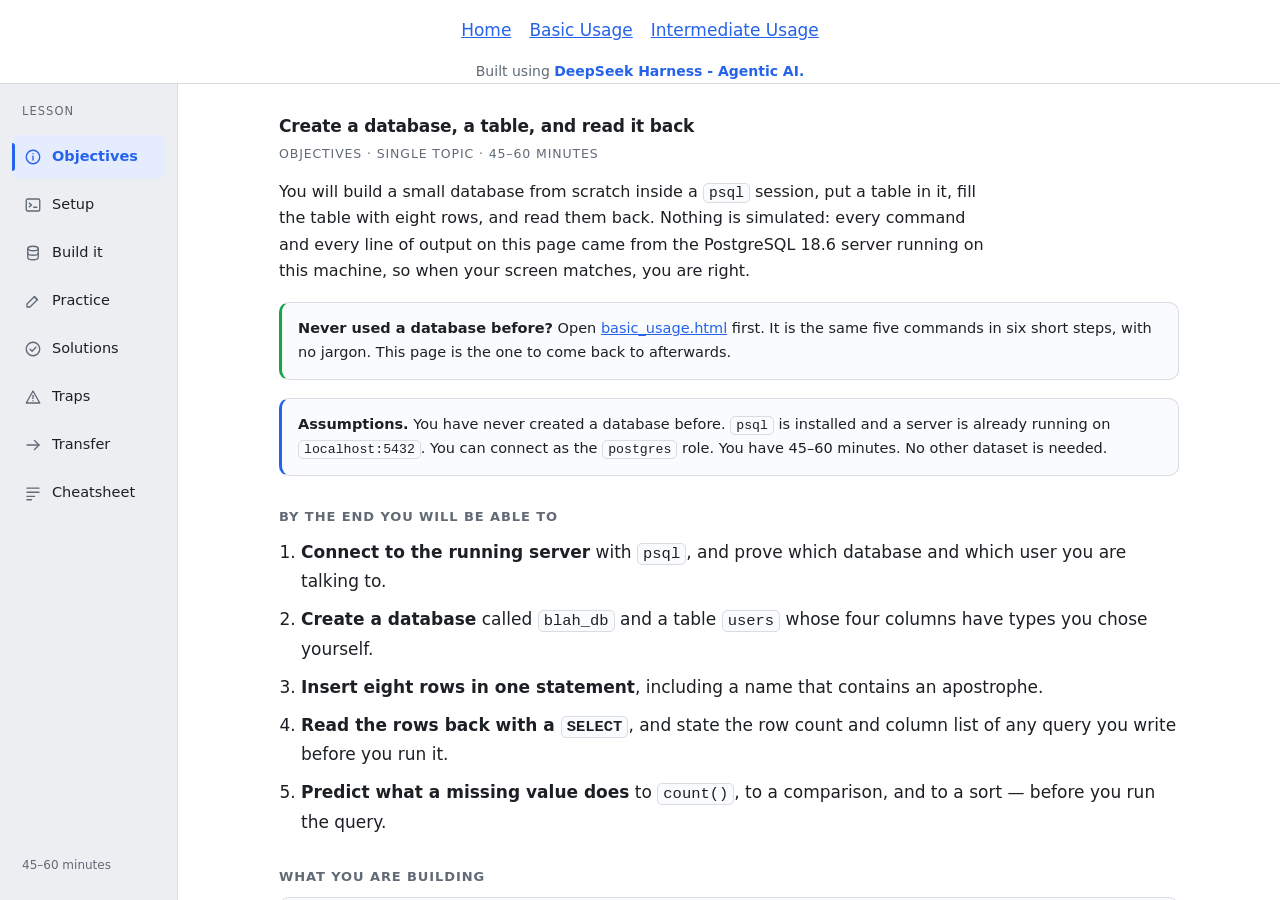
<file: index.html>
<!doctype html>
<html lang="en">
  <head>
    <meta charset="utf-8" />
    <meta name="viewport" content="width=device-width, initial-scale=1" />
    <title>Create your first PostgreSQL database — blah_db</title>
    <link rel="stylesheet" href="./rootvars.css" />
    <link rel="stylesheet" href="./styles.css" />
    <link rel="stylesheet" href="./lesson.css" />
    <link rel="stylesheet" href="./menu.css" />
  </head>

  <body>
    <header class="site-header">
      <p>Built using <strong>DeepSeek Harness - Agentic AI.</strong></p>
      <div class="hero-menu">
        <a href="./index.html">Home</a>
        <a href="./basic_usage.html">Basic Usage</a>
        <a href="./intermediate_usage.html">Intermediate Usage</a>
      </div>
    </header>

    <div class="app">
      <!-- ============ left-hand tab region ============ -->
      <div class="tab-region">
        <!-- vertical tab rail -->
        <div class="tablist" role="tablist" aria-orientation="vertical" aria-label="Lesson sections">
          <div class="tablist-label">Lesson</div>

          <button class="tab" id="tab-objectives" role="tab" type="button" aria-selected="true" aria-controls="panel-objectives" tabindex="0">
            <svg class="icon" viewBox="0 0 24 24" fill="none" stroke="currentColor" stroke-width="1.8" stroke-linecap="round" stroke-linejoin="round" aria-hidden="true">
              <circle cx="12" cy="12" r="9" />
              <path d="M12 11v5" />
              <circle cx="12" cy="7.6" r=".9" fill="currentColor" stroke="none" />
            </svg>
            <span class="label" title="What you will be able to do">Objectives</span>
          </button>

          <button class="tab" id="tab-setup" role="tab" type="button" aria-selected="false" aria-controls="panel-setup" tabindex="-1">
            <svg class="icon" viewBox="0 0 24 24" fill="none" stroke="currentColor" stroke-width="1.8" stroke-linecap="round" stroke-linejoin="round" aria-hidden="true">
              <rect x="3" y="4" width="18" height="16" rx="2" />
              <path d="M7 9.5l3 2.5-3 2.5" />
              <path d="M13 15h4" />
            </svg>
            <span class="label" title="Get psql running and confirm the environment">Setup</span>
          </button>

          <button class="tab" id="tab-build" role="tab" type="button" aria-selected="false" aria-controls="panel-build" tabindex="-1">
            <svg class="icon" viewBox="0 0 24 24" fill="none" stroke="currentColor" stroke-width="1.8" stroke-linecap="round" stroke-linejoin="round" aria-hidden="true">
              <ellipse cx="12" cy="6" rx="7" ry="3" />
              <path d="M5 6v12c0 1.7 3.1 3 7 3s7-1.3 7-3V6" />
              <path d="M5 12c0 1.7 3.1 3 7 3s7-1.3 7-3" />
            </svg>
            <span class="label" title="The worked example, with real output">Build it</span>
          </button>

          <button class="tab" id="tab-practice" role="tab" type="button" aria-selected="false" aria-controls="panel-practice" tabindex="-1">
            <svg class="icon" viewBox="0 0 24 24" fill="none" stroke="currentColor" stroke-width="1.8" stroke-linecap="round" stroke-linejoin="round" aria-hidden="true">
              <path d="M4 20h4l10-10-4-4L4 16z" />
              <path d="M13.5 6.5l4 4" />
            </svg>
            <span class="label" title="Guided exercise and four problems">Practice</span>
          </button>

          <button class="tab" id="tab-solutions" role="tab" type="button" aria-selected="false" aria-controls="panel-solutions" tabindex="-1">
            <svg class="icon" viewBox="0 0 24 24" fill="none" stroke="currentColor" stroke-width="1.8" stroke-linecap="round" stroke-linejoin="round" aria-hidden="true">
              <circle cx="12" cy="12" r="9" />
              <path d="M8.2 12.4l2.6 2.6 5-5.4" />
            </svg>
            <span class="label" title="Runnable answers">Solutions</span>
          </button>

          <button class="tab" id="tab-traps" role="tab" type="button" aria-selected="false" aria-controls="panel-traps" tabindex="-1">
            <svg class="icon" viewBox="0 0 24 24" fill="none" stroke="currentColor" stroke-width="1.8" stroke-linecap="round" stroke-linejoin="round" aria-hidden="true">
              <path d="M12 4l9 16H3z" />
              <path d="M12 10v4" />
              <circle cx="12" cy="17" r=".9" fill="currentColor" stroke="none" />
            </svg>
            <span class="label" title="Wrong mental models this topic produces">Traps</span>
          </button>

          <button class="tab" id="tab-transfer" role="tab" type="button" aria-selected="false" aria-controls="panel-transfer" tabindex="-1">
            <svg class="icon" viewBox="0 0 24 24" fill="none" stroke="currentColor" stroke-width="1.8" stroke-linecap="round" stroke-linejoin="round" aria-hidden="true">
              <path d="M4 12h16" />
              <path d="M14 6l6 6-6 6" />
            </svg>
            <span class="label" title="Same structure, different story">Transfer</span>
          </button>

          <button class="tab" id="tab-cheatsheet" role="tab" type="button" aria-selected="false" aria-controls="panel-cheatsheet" tabindex="-1">
            <svg class="icon" viewBox="0 0 24 24" fill="none" stroke="currentColor" stroke-width="1.8" stroke-linecap="round" stroke-linejoin="round" aria-hidden="true">
              <path d="M4 5.5h16" />
              <path d="M4 11h16" />
              <path d="M4 16.5h10" />
              <path d="M4 21h6" />
            </svg>
            <span class="label" title="Every command this lesson used, plus the ones you will want next">Cheatsheet</span>
          </button>

          <div class="rail-footer">45–60 minutes</div>
        </div>

        <!-- content panel -->
        <div class="panel" id="tab-panel">
          <div class="panel-inner">
            <!-- ==================== 1. OBJECTIVES ==================== -->
            <section id="panel-objectives" role="tabpanel" aria-labelledby="tab-objectives" tabindex="0">
              <h2>Create a database, a table, and read it back</h2>
              <div class="meta">Objectives · single topic · 45–60 minutes</div>

              <p class="lesson-lede">
                You will build a small database from scratch inside a <code>psql</code> session, put a table in it, fill the table with eight rows, and read them back. Nothing is simulated: every command and every line
                of output on this page came from the PostgreSQL 18.6 server running on this machine, so when your screen matches, you are right.
              </p>

              <div class="callout tip">
                <p>
                  <strong>Never used a database before?</strong> Open <a href="./basic_usage.html">basic_usage.html</a> first. It is the same five commands in six short steps, with no jargon. This page is the one to come
                  back to afterwards.
                </p>
              </div>

              <div class="callout">
                <p>
                  <strong>Assumptions.</strong> You have never created a database before. <code>psql</code> is installed and a server is already running on <code>localhost:5432</code>. You can connect as the
                  <code>postgres</code> role. You have 45–60 minutes. No other dataset is needed.
                </p>
              </div>

              <h3>By the end you will be able to</h3>
              <ol class="objectives">
                <li><strong>Connect to the running server</strong> with <code>psql</code>, and prove which database and which user you are talking to.</li>
                <li><strong>Create a database</strong> called <code>blah_db</code> and a table <code>users</code> whose four columns have types you chose yourself.</li>
                <li><strong>Insert eight rows in one statement</strong>, including a name that contains an apostrophe.</li>
                <li>
                  <strong>Read the rows back with a <code>SELECT</code></strong
                  >, and state the row count and column list of any query you write before you run it.
                </li>
                <li><strong>Predict what a missing value does</strong> to <code>count()</code>, to a comparison, and to a sort — before you run the query.</li>
              </ol>

              <h3>What you are building</h3>

              <pre class="tree">
server   localhost:5432   (PostgreSQL 18.6, already running)
└── database  blah_db          &lt;- you create this
    └── table  public.users       &lt;- you create this
        ├── firstname   text
        ├── lastname    text
        ├── age         integer
        └── email       text
            └── 8 rows            &lt;- you insert these</pre
              >

              <h3>How to use this page</h3>
              <ul>
                <li>Read <strong>Build it</strong> once without typing, then do it again with <code>psql</code> open beside it.</li>
                <li>Work through <strong>Practice</strong> before opening <strong>Solutions</strong>. The hints are in the exercise cards, and each one gives away less than the last.</li>
                <li>
                  Keep two numbers in your head the whole way through: <strong>8</strong> (the rows you inserted) and <strong>7</strong> (the rows that actually have an age). Every trap in this lesson lives in the gap
                  between them.
                </li>
              </ul>
            </section>

            <!-- ==================== 2. SETUP ==================== -->
            <section id="panel-setup" role="tabpanel" aria-labelledby="tab-setup" tabindex="0" hidden>
              <h2>Setup</h2>
              <div class="meta">Step 0 · about five minutes</div>

              <p>The server is already running, so setup is only about getting into it and checking where you landed.</p>

              <ol class="steps">
                <li>
                  <h4>Start psql as the postgres role</h4>
                  <pre class="sql">psql -U postgres</pre>
                  <p><code>-U postgres</code> is the default user. So you are logging in as a database superuser.</p>
                </li>

                <li>
                  <h4>Read the prompt</h4>
                  <p>
                    Your prompt changes to <code>postgres=#</code>. That single line tells you two things: the word before <code>=</code> is the database you are connected to, and a <code>#</code> at the end means you
                    are a superuser. An ordinary user gets <code>&gt;</code> instead.
                  </p>
                </li>

                <li>
                  <h4>List the databases that already exist</h4>
                  <pre class="sql">\l</pre>
                  <p>Lines starting with a backslash are not SQL — they are <code>psql</code> meta-commands, handled by the client. <code>\l</code> asks the server for its database list:</p>
                  <pre class="out">
                                                  List of databases
     Name      |  Owner   | Encoding | Locale Provider | Collate | Ctype | Locale
---------------+----------+----------+-----------------+---------+-------+--------
 blahworld     | postgres | UTF8     | libc            | C       | C     |
 my_special_db | postgres | UTF8     | libc            | C       | C     |
 postgres      | postgres | UTF8     | libc            | C       | C     |
 template0     | postgres | UTF8     | libc            | C       | C     |
 template1     | postgres | UTF8     | libc            | C       | C     |
(5 rows)</pre
                  >
                  <p>
                    Your list will differ — mine happens to hold two leftovers from earlier experiments. Two names are always there: <code>postgres</code>, the maintenance database you are sitting in now, and the two
                    <code>template</code> databases that new databases are copied from. The privileges column is trimmed here for width.
                  </p>
                </li>

                <li>
                  <h4>Confirm the environment works</h4>
                  <p>Ask the server to identify itself, and run it as the skill's environment check. If you get one row back, everything below will work.</p>
                  <pre class="sql">SELECT current_database(), current_user, version();</pre>
                  <pre class="out">
 current_database | current_user |                                 version
------------------+--------------+-------------------------------------------------------------------------
 postgres         | postgres     | PostgreSQL 18.6 on x86_64-windows, compiled by msvc-19.44.35228, 64-bit
(1 row)</pre
                  >
                  <p><strong>Expected:</strong> 1 row, 3 columns. Note you are in the database <code>postgres</code> — that is about to change.</p>
                </li>
              </ol>

              <h3>Meta-commands you will use</h3>
              <p>These are typed at the <code>psql</code> prompt like commands, not terminated with a semicolon:</p>
              <p>Commands are prefixed with a backslash (<code>\</code>) and are not SQL statements. DO NOT use semicolons after them.</p>
              <table class="meta-table">
                <thead>
                  <tr>
                    <th>Command</th>
                    <th>What it does</th>
                  </tr>
                </thead>
                <tbody>
                  <tr>
                    <td><code>\l</code></td>
                    <td>List every database on the server.</td>
                  </tr>
                  <tr>
                    <td><code>\c blah_db</code></td>
                    <td>Connect to a different database without leaving <code>psql</code>.</td>
                  </tr>
                  <tr>
                    <td><code>\dt</code></td>
                    <td>List the tables in the database you are connected to.</td>
                  </tr>
                  <tr>
                    <td><code>\d users</code></td>
                    <td>Describe one table: its columns, their types, and what is nullable.</td>
                  </tr>
                  <tr>
                    <td><code>\conninfo</code></td>
                    <td>Print which database, user, host and port this session is using.</td>
                  </tr>
                  <tr>
                    <td><code>\q</code></td>
                    <td>Quit <code>psql</code>.</td>
                  </tr>
                </tbody>
              </table>

              <div class="callout tip">
                <p>
                  <strong>Faster path, once you have read <em>Build it</em>.</strong> The whole lesson is also saved as one script in this folder:
                </p>
                <pre class="sql">psql -U postgres -f blah_db.sql</pre>
                <p>
                  It is the same commands in the same order. Read the next tab first — the script is for re-running, not for learning from. Re-running is safe: it drops and rebuilds the <code>users</code> table, so you
                  always finish at exactly eight rows. Expect one red line on a second run:
                </p>
                <pre class="out is-error">ERROR:  database "blah_db" already exists</pre>
                <p>
                  That is the <code>CREATE DATABASE</code> line noticing the work is already done. <code>psql</code> keeps going and everything after it succeeds. The only path that is <em>not</em> safe is running the
                  <code>INSERT</code> repeatedly without the drop — that is how you get sixteen rows and a lesson whose every expected count is wrong.
                </p>
              </div>
            </section>

            <!-- ==================== 3. BUILD IT ==================== -->
            <section id="panel-build" role="tabpanel" aria-labelledby="tab-build" tabindex="0" hidden>
              <h2>Build it</h2>
              <div class="meta">Worked example · eight statements · every output below is real</div>

              <p>This is the whole job, in the order I ran it. Type along; the output you get back should match what is printed under each command.</p>

              <ol class="steps">
                <li>
                  <h4>Create the database</h4>
                  <pre class="sql">CREATE DATABASE blah_db;</pre>
                  <pre class="out">CREATE DATABASE</pre>
                  <p>
                    <strong>Why:</strong> a database is the container everything else lives inside. You are currently sitting in <code>postgres</code>, the maintenance database the server keeps for itself, and putting
                    your practice tables there is like storing your notes in Windows' <code>System32</code>. <code>CREATE DATABASE</code> makes a fresh, empty one. The reply is a <em>command tag</em> — the server
                    repeating back what it did, not a result set.
                  </p>
                </li>

                <li>
                  <h4>Move into it</h4>
                  <pre class="sql">\c blah_db</pre>
                  <pre class="out">You are now connected to database "blah_db" as user "postgres".</pre>
                  <p>
                    <strong>Why:</strong> creating a database does not enter it. <code>\c</code> reconnects the current session, and from here on every statement lands in <code>blah_db</code>. Confirm it two ways: the
                    prompt is now <code>blah_db=#</code>, and <code>\conninfo</code> agrees.
                  </p>
                </li>

                <li>
                  <h4>Create the table</h4>
                  <pre class="sql">
CREATE TABLE users (
    firstname text,
    lastname  text,
    age       integer,
    email     text
);</pre
                  >
                  <pre class="out">CREATE TABLE</pre>
                  <p>
                    <strong>Why:</strong> a table is a named list of columns, and every column must declare a type before it can hold anything. The names are yours to choose; the types are the database's business, and
                    they are what stop an age from being the word <em>thirty</em>. Two details worth noticing: statements end with a semicolon, and the line breaks and indentation are only for humans — the server sees
                    one statement either way.
                  </p>
                </li>

                <li>
                  <h4>Check what the database actually stored</h4>
                  <pre class="sql">\d users</pre>
                  <pre class="out">
                 Table "public.users"
  Column   |  Type   | Collation | Nullable | Default
-----------+---------+-----------+----------+---------
 firstname | text    |           |          |
 lastname  | text    |           |          |
 age       | integer |           |          | 
 email     | text    |           |          | </pre
                  >
                  <p>
                    <strong>Why:</strong> <code>\d</code> reads the table back out of the database, so it shows you what was really created rather than what you meant to create. Note <code>public.users</code>: Postgres
                    put your table in a schema called <code>public</code>, and <code>Nullable</code> is blank for all four columns, meaning every one of them will accept a missing value. That is a decision you made by
                    not making one, and exercise 2 is where it bites.
                  </p>
                </li>

                <li>
                  <h4>Insert the rows</h4>
                  <pre class="sql">
INSERT INTO users (firstname, lastname, age, email) VALUES
    ('Mary',  'Johnson', 34,   'mary.johnson@example.com'),
    ('James', 'Smith',   41,   'james.smith@example.com'),
    ('Aroha', 'Ngata',   29,   'aroha.ngata@example.com'),
    ('Liam',  'O''Brien', 52,  'liam.obrien@example.com'),
    ('Priya', 'Sharma',  NULL, 'priya.sharma@example.com'),
    ('Tomas', 'Novak',   45,   NULL),
    ('Mary',  'Johnson', 34,   'Mary.Johnson@Example.Com'),
    ('Sofia', 'Rossi',   17,   'sofia.rossi@example.com');</pre
                  >
                  <pre class="out">INSERT 0 8</pre>
                  <p>
                    <strong>Why:</strong> one statement, eight rows. Read the tag <code>INSERT 0 8</code> right to left: <strong>8</strong> is the number of rows inserted, and the <code>0</code> is a legacy object
                    identifier that Postgres has reported since before you were born — ignore it, but never ignore the second number.
                  </p>
                  <p>
                    Three things in that statement are deliberate. <code>NULL</code> is a keyword written without quotes, meaning <em>no value here</em> — Priya has no recorded age and Tomas has no email.
                    <code>O''Brien</code> is how an apostrophe is escaped inside a string: two single quotes, because one would end the string early. And the two Mary Johnson rows are not a typo — duplicated people are
                    the normal state of real data.
                  </p>
                </li>

                <li>
                  <h4>Read it back</h4>
                  <pre class="sql">SELECT firstname, lastname, age, email FROM users;</pre>
                  <pre class="out">
 firstname | lastname | age |          email
-----------+----------+-----+--------------------------
 Mary      | Johnson  |  34 | mary.johnson@example.com
 James     | Smith    |  41 | james.smith@example.com
 Aroha     | Ngata    |  29 | aroha.ngata@example.com
 Liam      | O'Brien  |  52 | liam.obrien@example.com
 Priya     | Sharma   |     | priya.sharma@example.com
 Tomas     | Novak    |  45 |
 Mary      | Johnson  |  34 | Mary.Johnson@Example.Com
 Sofia     | Rossi    |  17 | sofia.rossi@example.com
(8 rows)</pre
                  >
                  <p>
                    <strong>Why:</strong> <code>SELECT</code> names the columns you want and <code>FROM</code> names the table to take them from. The gaps in the <code>age</code> and <code>email</code> columns are the
                    <code>NULL</code>s, printed as blank space rather than the word NULL — worth remembering, because a blank in the output does not always mean a blank in the data.
                  </p>
                  <p>
                    One honesty note: this output came back in insertion order, but you did not ask for any order. Without <code>ORDER BY</code>, the server is free to return rows in any order it likes, and it will
                    change its mind as the table grows.
                  </p>
                </li>
              </ol>

              <p class="expected">
                <strong>Result of the worked example:</strong> 8 rows, columns <code>firstname, lastname, age, email</code>. If you have that, the database exists, the table exists, and the data is in it.
              </p>

              <div class="callout warn">
                <p><strong>Try breaking it once, on purpose.</strong> The type you chose in step 3 is enforced, not decorative. Paste text into the <code>age</code> column and the whole statement is rejected:</p>
                <pre class="sql">
INSERT INTO users (firstname, lastname, age, email)
VALUES ('Test', 'Row', 'thirty', 'test@example.com');</pre
                >
                <pre class="out is-error">
ERROR:  invalid input syntax for type integer: "thirty"
LINE 2: VALUES ('Test', 'Row', 'thirty', 'test@example.com');
                               ^</pre
                >
                <p>The row was not added — check with <code>SELECT count(*) FROM users;</code> and you still get 8. A failed statement is not a half-finished statement.</p>
              </div>
            </section>

            <!-- ==================== 4. PRACTICE ==================== -->
            <section id="panel-practice" role="tabpanel" aria-labelledby="tab-practice" tabindex="0" hidden>
              <h2>Practice</h2>
              <div class="meta">One guided exercise, then four problems</div>

              <p>
                Every problem runs against the same <code>users</code> table you just built, and each one adds a single new idea to the one before it. Answers are on the <strong>Solutions</strong> tab — do not open it
                until you have either a row count that matches or a clear question about why it does not.
              </p>

              <div class="card">
                <h3>Guided exercise — fill in the gaps</h3>
                <p><strong>Goal:</strong> show first name, last name and email for everyone aged 30 or over, youngest first. The structure is supplied; you supply the three missing pieces.</p>
                <pre class="sql">
SELECT firstname, lastname, email
FROM   &lt;which table?&gt;
WHERE  &lt;which rows survive?&gt;
ORDER BY &lt;by what, and in which direction?&gt;;</pre
                >
                <p class="expected"><strong>Expected:</strong> 5 rows, 3 columns.</p>
                <details class="hints">
                  <summary>Hints</summary>
                  <ol>
                    <li><span class="step-name">Restate.</span> You are keeping a subset of the rows and presenting them in a stated order — one clause decides membership, another decides sequence.</li>
                    <li>
                      <span class="step-name">Point.</span> <code>WHERE</code> filters rows; <code>ORDER BY</code> sorts them. Ascending is the default, and "youngest first" is the direction the numbers already run in.
                    </li>
                    <li>
                      <span class="step-name">Edge.</span> "30 or over" is a boundary, so decide deliberately between <code>&gt;</code> and <code>&gt;=</code>: one of them silently drops the 34-year-olds and every other
                      exact-thirty. There is nobody aged exactly 30 in this table, so your count is the only thing that will tell you which you picked.
                    </li>
                  </ol>
                </details>
              </div>

              <div class="card">
                <h3>Exercise 1 — who is old enough to sign?</h3>
                <p>List every user aged 18 or over, oldest first. Show <code>firstname</code>, <code>lastname</code> and <code>email</code>.</p>
                <p class="expected"><strong>Expected:</strong> 6 rows, columns <code>firstname, lastname, email</code>.</p>
                <p><strong>Check your answer:</strong></p>
                <pre class="sql">
SELECT count(*) AS rows_returned, min(age) AS youngest, max(age) AS oldest
FROM users WHERE age &gt;= 18;   -- expected: 6 | 29 | 52</pre
                >
                <details class="hints">
                  <summary>Hints</summary>
                  <ol>
                    <li><span class="step-name">Restate.</span> This is the guided exercise with a different boundary and the opposite direction — the shape of the query does not change.</li>
                    <li><span class="step-name">Point.</span> <code>WHERE age &gt;= 18</code> chooses the rows, <code>ORDER BY age DESC</code> puts the largest first.</li>
                    <li>
                      <span class="step-name">Edge.</span> Rows leave this result for two different reasons, and only one of them is "too young". A comparison against a missing value is neither true nor false, so the row
                      with no age is not returned — and it is not returned by <code>&lt; 18</code> either. If your count is 5, look at which of the eight rows never appears in any of your results.
                    </li>
                  </ol>
                </details>
              </div>

              <div class="card">
                <h3>Exercise 2 — how old is everyone, on average?</h3>
                <p>Report two numbers in one row: how many of the eight rows actually have an age recorded, and the average of the ages you do have, rounded to one decimal place.</p>
                <p class="expected"><strong>Expected:</strong> 1 row, 2 columns. One of them is <strong>7</strong>.</p>
                <p><strong>Check your answer:</strong></p>
                <pre class="sql">SELECT count(age) AS n, sum(age) AS total FROM users;   -- expected: 7 | 252</pre>
                <p>Your average must equal <code>252 / 7</code>. If your two numbers are 7 and 252, your average is right by construction.</p>
                <details class="hints">
                  <summary>Hints</summary>
                  <ol>
                    <li><span class="step-name">Restate.</span> You are collapsing eight rows into one summary row. That is a different kind of query from everything so far.</li>
                    <li>
                      <span class="step-name">Point.</span> <code>count()</code> and <code>avg()</code> are aggregates — they take a column and return one value. <code>count(*)</code> counts rows;
                      <code>count(age)</code> counts rows where the age is present. Those are two different questions, and this exercise wants the second one. <code>round(value, 1)</code> tidies the average.
                    </li>
                    <li>
                      <span class="step-name">Edge.</span> Your divisor is 7, not 8. If your average comes out as 31.5, you divided by 8 — you counted a row that contributes nothing to the sum. A missing value is skipped
                      by <code>avg()</code>, not treated as zero.
                    </li>
                  </ol>
                </details>
              </div>

              <div class="card">
                <h3>Exercise 3 — the same person, twice</h3>
                <p>
                  One person appears in the table more than once. Write a query that returns each first-name/last-name pair that occurs more than once, together with the number of times it occurs. No structure given this
                  time.
                </p>
                <p class="expected"><strong>Expected:</strong> 1 row, 3 columns.</p>
                <p><strong>Check your answer:</strong></p>
                <pre class="sql">
SELECT count(*) AS distinct_people
FROM (SELECT DISTINCT firstname, lastname FROM users) AS people;   -- expected: 7</pre
                >
                <p>Eight rows describe seven distinct people, so exactly one name repeats.</p>
                <details class="hints">
                  <summary>Hints</summary>
                  <ol>
                    <li><span class="step-name">Restate.</span> You want one output row per person rather than one per input row — a summary computed per group.</li>
                    <li>
                      <span class="step-name">Point.</span> <code>GROUP BY firstname, lastname</code> defines what "the same person" means; with groups in place, <code>count(*)</code> counts the rows inside each one.
                    </li>
                    <li>
                      <span class="step-name">Edge.</span> Filtering the groups is a different clause from filtering the rows: <code>WHERE</code> runs before grouping and cannot see <code>count(*)</code>. If your output
                      lists all seven people, you filtered at the wrong level.
                    </li>
                  </ol>
                </details>
              </div>

              <div class="card">
                <h3>Exercise 4 — Mary, without guessing her capitals</h3>
                <p>
                  One email address in the table was typed with capital letters. Write a query that finds <em>every</em> row whose email address is <code>mary.johnson@example.com</code>, regardless of how it was
                  capitalised. Show <code>firstname</code> and <code>email</code>.
                </p>
                <p class="expected"><strong>Expected:</strong> 2 rows, columns <code>firstname, email</code>.</p>
                <p><strong>Check your answer:</strong></p>
                <pre class="sql">SELECT email FROM users WHERE email &lt;&gt; lower(email);   -- expected: 1 row</pre>
                <p>That single row is the odd one out. If your exercise query returned only one row, you compared against the raw column and it did not match.</p>
                <details class="hints">
                  <summary>Hints</summary>
                  <ol>
                    <li><span class="step-name">Restate.</span> This is exercise 1's filter with one change: equality has to stop caring about case.</li>
                    <li>
                      <span class="step-name">Point.</span> The <code>=</code> operator compares text exactly, character by character. Either normalise both sides (<code>lower(email) = lower('...')</code>) or use the
                      case-insensitive operator <code>ILIKE</code>.
                    </li>
                    <li>
                      <span class="step-name">Edge.</span> Only one of the two rows is already lowercase, so a query that returns one row has compared the stored value rather than a normalised one. Nothing is wrong with
                      your quotation marks — the two addresses really are different strings to the database.
                    </li>
                  </ol>
                </details>
              </div>
            </section>

            <!-- ==================== 5. SOLUTIONS ==================== -->
            <section id="panel-solutions" role="tabpanel" aria-labelledby="tab-solutions" tabindex="0" hidden>
              <h2>Solutions</h2>
              <div class="meta">Runnable as written · output shown is what the server returned</div>

              <h3>Guided exercise</h3>
              <pre class="sql">
SELECT firstname, lastname, email
FROM users
WHERE age &gt;= 30
ORDER BY age;</pre
              >
              <pre class="out">
 firstname | lastname |          email
-----------+----------+--------------------------
 Mary      | Johnson  | mary.johnson@example.com
 Mary      | Johnson  | Mary.Johnson@Example.Com
 James     | Smith    | james.smith@example.com
 Tomas     | Novak    |
 Liam      | O'Brien  | liam.obrien@example.com
(5 rows)</pre
              >
              <p>Five rows, and the two Marys sit next to each other because they share an age — their relative order is not something the query promised. Note the blank email on Tomas: the row is still a row.</p>

              <h3>Exercise 1 — 18 or over, oldest first</h3>
              <pre class="sql">
SELECT firstname, lastname, email
FROM users
WHERE age &gt;= 18
ORDER BY age DESC;</pre
              >
              <pre class="out">
 firstname | lastname |          email
-----------+----------+--------------------------
 Liam      | O'Brien  | liam.obrien@example.com
 Tomas     | Novak    |
 James     | Smith    | james.smith@example.com
 Mary      | Johnson  | mary.johnson@example.com
 Mary      | Johnson  | Mary.Johnson@Example.Com
 Aroha     | Ngata    | aroha.ngata@example.com
(6 rows)</pre
              >
              <p>
                Six rows, not seven: Sofia is 17, and Priya is neither 18 nor younger. The near-miss to avoid is writing <code>WHERE age &gt; 18</code>, which drops nobody in this particular table — check the count and
                you cannot tell you were wrong. That is exactly why the exercise gives you the expected count.
              </p>

              <h3>Exercise 2 — count and average</h3>
              <pre class="sql">
SELECT count(age) AS with_age, round(avg(age), 1) AS average_age
FROM users;</pre
              >
              <pre class="out">
 with_age | average_age
----------+-------------
        7 |        36.0
(1 row)</pre
              >
              <p>
                <code>count(age)</code> skips the missing value; <code>avg(age)</code> skips it too, and divides by 7, not 8. The near-miss is <code>count(*)</code> in the numerator or the denominator:
                <code>252 / 8</code> is 31.5, an answer that looks entirely plausible and is wrong.
              </p>

              <h3>Exercise 3 — repeated people</h3>
              <pre class="sql">
SELECT firstname, lastname, count(*) AS copies
FROM users
GROUP BY firstname, lastname
HAVING count(*) &gt; 1;</pre
              >
              <pre class="out">
 firstname | lastname | copies
-----------+----------+--------
 Mary      | Johnson  |      2
(1 row)</pre
              >
              <p>
                The near-miss is filtering with <code>WHERE count(*) &gt; 1</code>, which errors because <code>WHERE</code> runs before the groups exist. Groups are filtered by <code>HAVING</code>, and the clause order
                in the statement is not the order the server executes it in.
              </p>

              <h3>Exercise 4 — case-insensitive match</h3>
              <pre class="sql">
SELECT firstname, email
FROM users
WHERE lower(email) = 'mary.johnson@example.com';</pre
              >
              <pre class="out">
 firstname |          email
-----------+--------------------------
 Mary      | mary.johnson@example.com
 Mary      | Mary.Johnson@Example.Com
(2 rows)</pre
              >
              <p>The equivalent with the other tool:</p>
              <pre class="sql">SELECT firstname, email FROM users WHERE email ILIKE 'mary.johnson@example.com';</pre>
              <p>
                The near-miss is <code>WHERE email = 'mary.johnson@example.com'</code>, which returns one row and looks correct until you remember there are two Marys. Note that <code>ILIKE</code> also treats
                <code>%</code> and <code>_</code> as wildcards, so <code>lower()</code> on both sides is the safer habit for exact matching.
              </p>

              <h3>Self-check</h3>
              <ul class="checklist">
                <li><code>\dt</code> lists one table, <code>users</code>, and <code>\d users</code> shows four columns of types <code>text, text, integer, text</code>.</li>
                <li><code>SELECT count(*) FROM users;</code> returns <strong>8</strong>.</li>
                <li><code>SELECT count(age) FROM users;</code> returns <strong>7</strong>.</li>
                <li>Your exercise 2 average is <strong>36.0</strong>.</li>
                <li>Your exercise 3 output names exactly one repeated person.</li>
                <li>Your exercise 4 output returns <strong>2</strong> rows.</li>
              </ul>
            </section>

            <!-- ==================== 6. TRAPS ==================== -->
            <section id="panel-traps" role="tabpanel" aria-labelledby="tab-traps" tabindex="0" hidden>
              <h2>Traps</h2>
              <div class="meta">Three wrong mental models this topic reliably produces</div>

              <div class="card">
                <h3>"A missing value is just an empty one — I can compare with it."</h3>
                <p>
                  <strong>Why it is tempting:</strong> a blank cell looks like a blank string, and every other value in the table behaves like a value. So you expect <code>age &lt;&gt; 40</code> to return the seven rows
                  that are not 40.
                </p>
                <p><strong>What actually happens:</strong> <code>NULL</code> means <em>unknown</em>. Any comparison with it returns unknown, and unknown is not true, so the row is filtered out.</p>
                <pre class="sql">SELECT count(*) AS rows_total, count(age) AS rows_with_age FROM users;</pre>
                <pre class="out">
 rows_total | rows_with_age
------------+---------------
          8 |             7
(1 row)</pre
                >
                <pre class="sql">SELECT firstname, lastname, age FROM users WHERE age &lt;&gt; 40 ORDER BY age;</pre>
                <pre class="out">
 firstname | lastname | age
-----------+----------+-----
 Sofia     | Rossi    |  17
 Aroha     | Ngata    |  29
 Mary      | Johnson  |  34
 Mary      | Johnson  |  34
 James     | Smith    |  41
 Tomas     | Novak    |  45
 Liam      | O'Brien  |  52
(7 rows)</pre
                >
                <p>
                  Seven rows — but from a table of eight, and Priya's age is not 40, so she should be there. The filter removed her without saying so. The same misunderstanding shows up in sorting, where the word
                  "unknown" has to be placed somewhere:
                </p>
                <pre class="sql">SELECT firstname, age FROM users ORDER BY age DESC LIMIT 3;</pre>
                <pre class="out">
 firstname | age
-----------+-----
 Priya     |
 Liam      |  52
 Tomas     |  45
(3 rows)</pre
                >
                <p>Postgres sorts <code>NULL</code> as if it were larger than every real value, so "highest first" opens with a blank. Write <code>ORDER BY age DESC NULLS LAST</code> when you care.</p>
              </div>

              <div class="card">
                <h3>"Text comparison ignores capitalisation."</h3>
                <p>
                  <strong>Why it is tempting:</strong> email addresses, file names and web addresses are case-insensitive almost everywhere else you meet them, so two addresses that differ only in case feel like the same
                  address.
                </p>
                <p><strong>What actually happens:</strong> Postgres compares text exactly. These two queries differ by one function and by one row:</p>
                <pre class="sql">SELECT firstname, email FROM users WHERE email = 'mary.johnson@example.com';</pre>
                <pre class="out">
 firstname |          email
-----------+--------------------------
 Mary      | mary.johnson@example.com
(1 row)</pre
                >
                <pre class="sql">SELECT firstname, email FROM users WHERE lower(email) = 'mary.johnson@example.com';</pre>
                <pre class="out">
 firstname |          email
-----------+--------------------------
 Mary      | mary.johnson@example.com
 Mary      | Mary.Johnson@Example.Com
(2 rows)</pre
                >
                <p>
                  If your data has this problem at scale, the fix is a normalising constraint or a case-insensitive index — not a <code>lower()</code> wrapped around every query forever. For now, the lesson is simply
                  that <code>=</code> means exactly.
                </p>
              </div>

              <div class="card">
                <h3>"A table name is whatever I typed."</h3>
                <p><strong>Why it is tempting:</strong> you wrote <code>CREATE TABLE users</code>, and elsewhere you have seen people write <code>Users</code>. Surely the database keeps the capital letter.</p>
                <p>
                  <strong>What actually happens:</strong> an unquoted identifier is folded to lower case before it is stored. So <code>Users</code> and <code>users</code> are the same table, and the only way to get a
                  capital letter into a name is to quote it — after which it is a different name, and a strict one:
                </p>
                <pre class="sql">SELECT count(*) AS unquoted_works FROM Users;</pre>
                <pre class="out">
 unquoted_works
----------------
              8
(1 row)</pre
                >
                <pre class="sql">SELECT count(*) AS quoted_fails FROM "Users";</pre>
                <pre class="out is-error">
ERROR:  relation "Users" does not exist
LINE 1: SELECT count(*) AS quoted_fails FROM "Users";</pre
                >
                <p>
                  The practical rule: write identifiers in lower case with underscores, never quote them, and you will never have to remember this. <code>\dt</code> is the tie-breaker whenever you are unsure what a table
                  is really called.
                </p>
              </div>
            </section>

            <!-- ==================== 7. TRANSFER ==================== -->
            <section id="panel-transfer" role="tabpanel" aria-labelledby="tab-transfer" tabindex="0" hidden>
              <h2>Transfer</h2>
              <div class="meta">Same structure, different story · no new syntax</div>

              <p>Nothing below needs a clause you have not already used. That is the point: the surface story changes, the structure does not.</p>

              <div class="card">
                <h3>A small library</h3>
                <p>Create a table <code>books</code> in the same <code>blah_db</code> database, with the same four-column shape as <code>users</code>:</p>
                <ul>
                  <li><code>title</code> — text</li>
                  <li><code>author</code> — text</li>
                  <li><code>year</code> — integer</li>
                  <li><code>isbn</code> — text</li>
                </ul>
                <p>Insert six books of your own choosing, and make your data carry the same three awkwardnesses the <code>users</code> table carried:</p>
                <ul>
                  <li>one book with no <code>year</code> recorded,</li>
                  <li>one book with no <code>isbn</code>,</li>
                  <li>one title that appears twice (a reprint, say — same title and author).</li>
                </ul>
                <p>Then answer four questions with four queries:</p>
                <ol>
                  <li>Every book published in 1990 or later, newest first, showing title, author and year.</li>
                  <li>How many books have a year recorded, and the average of those years.</li>
                  <li>Which title-and-author pairs appear more than once, and how many times each.</li>
                  <li>The book whose <code>isbn</code> is missing — the one whose ISBN you cannot look up.</li>
                </ol>
                <p class="expected">
                  <strong>Check yourself the same way:</strong> before running anything, write down the row count you expect from each query and the number of columns. For question 1 over six books with one missing year,
                  "books from 1990 on" cannot return a count you cannot predict from your own six rows.
                </p>
                <details class="hints">
                  <summary>Hints</summary>
                  <ol>
                    <li><span class="step-name">Restate.</span> Questions 1 and 4 are filters, question 2 is an aggregate, question 3 is a grouped aggregate — the same four shapes you have already written once.</li>
                    <li><span class="step-name">Point.</span> Only the names changed: <code>year</code> takes the role <code>age</code> played, <code>isbn</code> takes the role <code>email</code> played.</li>
                    <li>
                      <span class="step-name">Edge.</span> Question 4 is the one that looks new and is not: "missing" is never tested with <code>=</code>. Equality against a missing value is unknown, so a filter for the
                      absent ISBN needs the operator designed for it — <code>IS NULL</code>.
                    </li>
                  </ol>
                </details>
              </div>

              <h3>If that felt easy, that is the real result</h3>
              <p>
                You created a database, created a typed table, inserted rows with an escaped quote, and queried them four different ways. The next rung — giving the table a primary key, updating a row, and deleting one —
                reuses every one of these clauses, so it is a short step from here rather than a new subject.
              </p>

              <h3>Before you close the tab</h3>
              <ul class="checklist">
                <li>I can say what <code>\l</code>, <code>\c</code>, <code>\dt</code> and <code>\d table</code> do without looking them up.</li>
                <li>I know why <code>count(*)</code> was 8 and <code>count(age)</code> was 7.</li>
                <li>I know why <code>WHERE email = 'mary.johnson@example.com'</code> missed a row.</li>
                <li>I can predict the row count of a query before running it.</li>
              </ul>

              <p>The <strong>Cheatsheet</strong> tab at the end is the reference version of everything above — every command this lesson used, plus the ones you will reach for next.</p>
            </section>

            <!-- ==================== 8. CHEATSHEET ==================== -->
            <section id="panel-cheatsheet" role="tabpanel" aria-labelledby="tab-cheatsheet" tabindex="0" hidden>
              <h2>psql cheatsheet</h2>
              <div class="meta">Common commands to memorize::</div>

              <p class="lesson-lede">
                Commands starting with a backslash are <em>meta-commands</em>: <code>psql</code> itself handles them, so they take no semicolon and are not case-sensitive. Everything else is SQL, and SQL is not executed
                until you end it with <code>;</code>.
              </p>

              <h3>Getting in and out</h3>
              <table class="meta-table sheet">
                <thead>
                  <tr>
                    <th>Command</th>
                    <th>What it does</th>
                  </tr>
                </thead>
                <tbody>
                  <tr>
                    <td><code>psql -U postgres</code></td>
                    <td>Connect to the local server as the <code>postgres</code> role. Without <code>-U</code> you get <code>role "OEM" does not exist</code>.</td>
                  </tr>
                  <tr>
                    <td><code>psql -U postgres -d blah_db</code></td>
                    <td>Connect and go straight into one database instead of <code>postgres</code> database.</td>
                  </tr>

                  <tr>
                    <td><code>\c blah_db</code></td>
                    <td>Switch database without leaving the <code>psql</code> session.</td>
                  </tr>
                  <tr>
                    <td><code>\conninfo</code></td>
                    <td>Print the database, user, host and port of the session you are in.</td>
                  </tr>
                  <tr>
                    <td><code>\q</code></td>
                    <td>Quit. Ctrl+D does the same.</td>
                  </tr>
                </tbody>
              </table>

              <h3>Looking around</h3>
              <table class="meta-table sheet">
                <thead>
                  <tr>
                    <th>Command</th>
                    <th>What it does</th>
                  </tr>
                </thead>
                <tbody>
                  <tr>
                    <td><code>\l</code></td>
                    <td>List the databases on the server.</td>
                  </tr>
                  <tr>
                    <td><code>\l+</code></td>
                    <td>Same, with sizes and descriptions.</td>
                  </tr>
                  <tr>
                    <td><code>\dt</code></td>
                    <td>List the tables in the current database.</td>
                  </tr>
                  <tr>
                    <td><code>\dt+</code></td>
                    <td>Same, with size and description — <code>users</code> is 16 kB.</td>
                  </tr>
                  <tr>
                    <td><code>\d users</code></td>
                    <td>Describe one table: columns, types, nullability. Your first reflex when a query fails.</td>
                  </tr>
                  <tr>
                    <td><code>\d+ users</code></td>
                    <td>Same, with storage details and any indexes on it.</td>
                  </tr>
                  <tr>
                    <td><code>\di</code></td>
                    <td>List indexes. On your <code>users</code> table right now this answers <em>Did not find any indexes.</em> — it has no primary key yet.</td>
                  </tr>
                  <tr>
                    <td><code>\dn</code></td>
                    <td>List schemas. You have been working in <code>public</code> all along.</td>
                  </tr>
                  <tr>
                    <td><code>\du</code></td>
                    <td>List roles. Yours is <code>postgres</code>, with Superuser and Create DB.</td>
                  </tr>
                  <tr>
                    <td><code>\dv</code> / <code>\ds</code> / <code>\df</code></td>
                    <td>List views / sequences / functions.</td>
                  </tr>
                </tbody>
              </table>

              <h3>Running and editing SQL</h3>
              <table class="meta-table sheet">
                <thead>
                  <tr>
                    <th>Command</th>
                    <th>What it does</th>
                  </tr>
                </thead>
                <tbody>
                  <tr>
                    <td><code>;</code></td>
                    <td>
                      Nothing runs until you type it. Until then the prompt changes from <code>=#</code> to <code>-#</code>, which is your signal that <code>psql</code> is still waiting for the end of the statement.
                    </td>
                  </tr>
                  <tr>
                    <td><code>\i blah_db.sql</code></td>
                    <td>Run an sql from inside <code>psql</code>.</td>
                  </tr>

                  <tr>
                    <td><code>\h SELECT</code></td>
                    <td>The syntax reference for one statement. <code>\h</code> alone lists every statement it knows.</td>
                  </tr>
                  <tr>
                    <td><code>\?</code></td>
                    <td>Help on every meta-command — the authoritative version of this page.</td>
                  </tr>
                  <tr>
                    <td><code>\s</code></td>
                    <td>Your command history for this session; <code>\s history.txt</code> saves it.</td>
                  </tr>
                  <tr>
                    <td><code>\! echo hello</code></td>
                    <td>Run a shell command without leaving <code>psql</code>.</td>
                  </tr>
                </tbody>
              </table>

              <h3>The SQL you have already used</h3>
              <table class="meta-table sheet">
                <thead>
                  <tr>
                    <th>Statement</th>
                    <th>What it does</th>
                  </tr>
                </thead>
                <tbody>
                  <tr>
                    <td><code>CREATE DATABASE blah_db;</code></td>
                    <td>Make an empty database to work inside.</td>
                  </tr>
                  <tr>
                    <td><code>CREATE TABLE users (firstname text, lastname text, age integer, email text);</code></td>
                    <td>Make a table; every column declares its type.</td>
                  </tr>
                  <tr>
                    <td><code>INSERT INTO users (...) VALUES (...), (...);</code></td>
                    <td>Add rows. <code>''</code> escapes a quote inside a string; <code>NULL</code> means no value here.</td>
                  </tr>
                  <tr>
                    <td><code>SELECT firstname, age FROM users;</code></td>
                    <td>Choose columns from a table.</td>
                  </tr>
                  <tr>
                    <td><code>WHERE age &gt;= 18</code></td>
                    <td>Keep only the rows the condition is true for. Rows it cannot decide about are dropped.</td>
                  </tr>
                  <tr>
                    <td><code>ORDER BY age DESC</code></td>
                    <td>Sort. <code>NULL</code> sorts as if it were larger than every real value.</td>
                  </tr>
                  <tr>
                    <td><code>LIMIT 3</code></td>
                    <td>Return at most three rows.</td>
                  </tr>
                  <tr>
                    <td><code>count(*)</code> / <code>count(age)</code></td>
                    <td>Count rows / count rows where the age is present. 8 versus 7.</td>
                  </tr>
                  <tr>
                    <td><code>avg(age)</code> / <code>round(x, 1)</code></td>
                    <td>Average the values that exist, and round the answer.</td>
                  </tr>
                  <tr>
                    <td><code>GROUP BY firstname, lastname HAVING count(*) &gt; 1</code></td>
                    <td>One output row per group, then filter the groups.</td>
                  </tr>
                  <tr>
                    <td><code>age IS NULL</code> / <code>age IS NOT NULL</code></td>
                    <td>Test for a missing value. Never with <code>=</code>.</td>
                  </tr>
                  <tr>
                    <td>Case insensitive search:<code>lower(email)</code> OR <code>WHERE email ILIKE '%@yahoo.com'</code></td>
                    <td>Compare text without caring about capitals.</td>
                  </tr>
                </tbody>
              </table>
            </section>
          </div>
        </div>
      </div>
    </div>

    <script>
      (function () {
        "use strict";

        var tablist = document.querySelector('[role="tablist"]');
        var tabs = Array.prototype.slice.call(tablist.querySelectorAll('[role="tab"]'));
        var panel = document.getElementById("tab-panel");
        var panels = tabs.map(function (tab) {
          return document.getElementById(tab.getAttribute("aria-controls"));
        });

        function selectedIndex() {
          for (var i = 0; i < tabs.length; i++) {
            if (tabs[i].getAttribute("aria-selected") === "true") return i;
          }
          return 0;
        }

        /** Show tab at `index`; if it is already selected, toggle the panel instead. */
        function activate(index) {
          index = (index + tabs.length) % tabs.length;

          if (index === selectedIndex() && !panel.classList.contains("is-collapsed")) {
            panel.classList.add("is-collapsed");
            return;
          }

          tabs.forEach(function (tab, i) {
            var on = i === index;
            tab.setAttribute("aria-selected", on ? "true" : "false");
            tab.tabIndex = on ? 0 : -1;
            panels[i].hidden = !on;
          });

          panel.classList.remove("is-collapsed");
        }

        tabs.forEach(function (tab, i) {
          tab.addEventListener("click", function () {
            activate(i);
            tab.focus();
          });
        });

        // Roving focus: arrows move between tabs and activate them (automatic activation).
        // Enter/Space are intentionally left to the native button click so that the
        // collapse-on-second-click behaviour is not toggled twice.
        tablist.addEventListener("keydown", function (event) {
          var current = tabs.indexOf(event.target);
          if (current === -1) return;

          var next;
          switch (event.key) {
            case "ArrowDown":
              next = current + 1;
              break;
            case "ArrowUp":
              next = current - 1;
              break;
            case "Home":
              next = 0;
              break;
            case "End":
              next = tabs.length - 1;
              break;
            default:
              return;
          }

          event.preventDefault();
          activate(next);
          tabs[(next + tabs.length) % tabs.length].focus();
        });
      })();
    </script>
  </body>
</html>
</file>
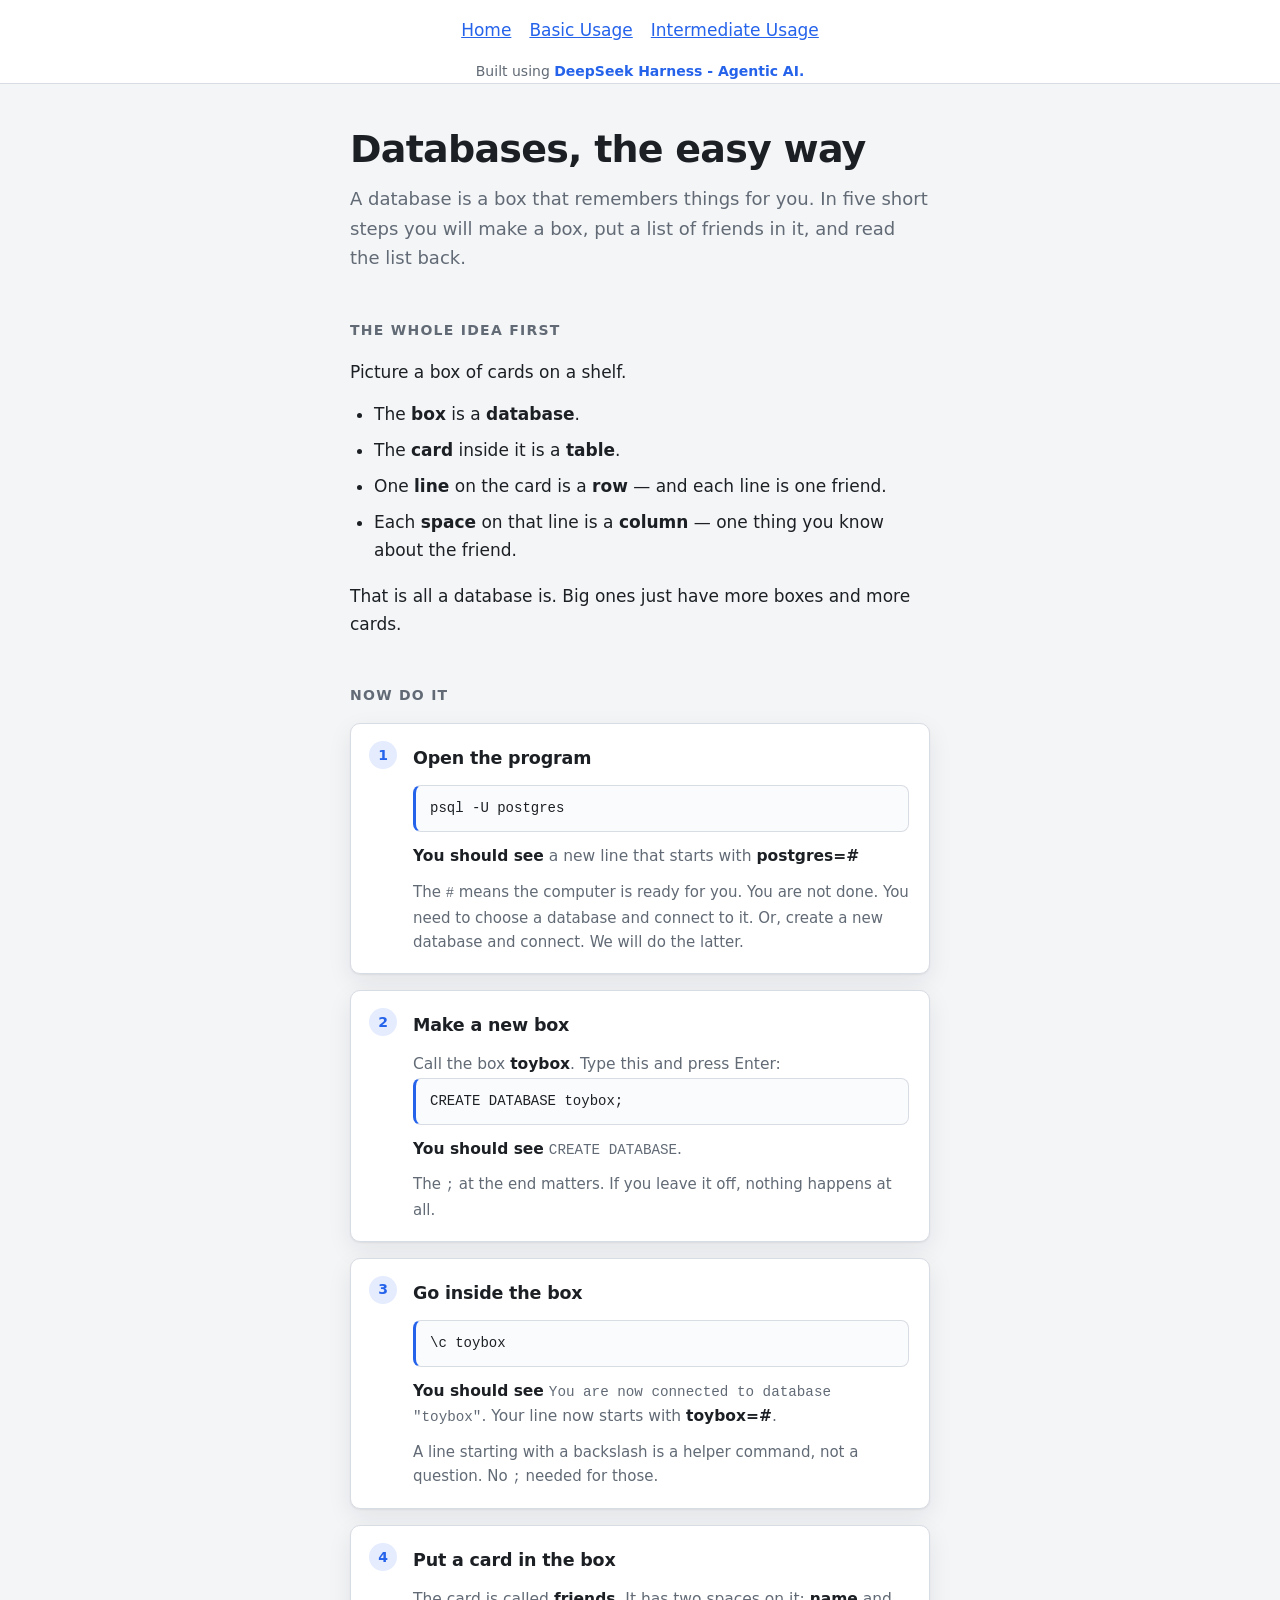
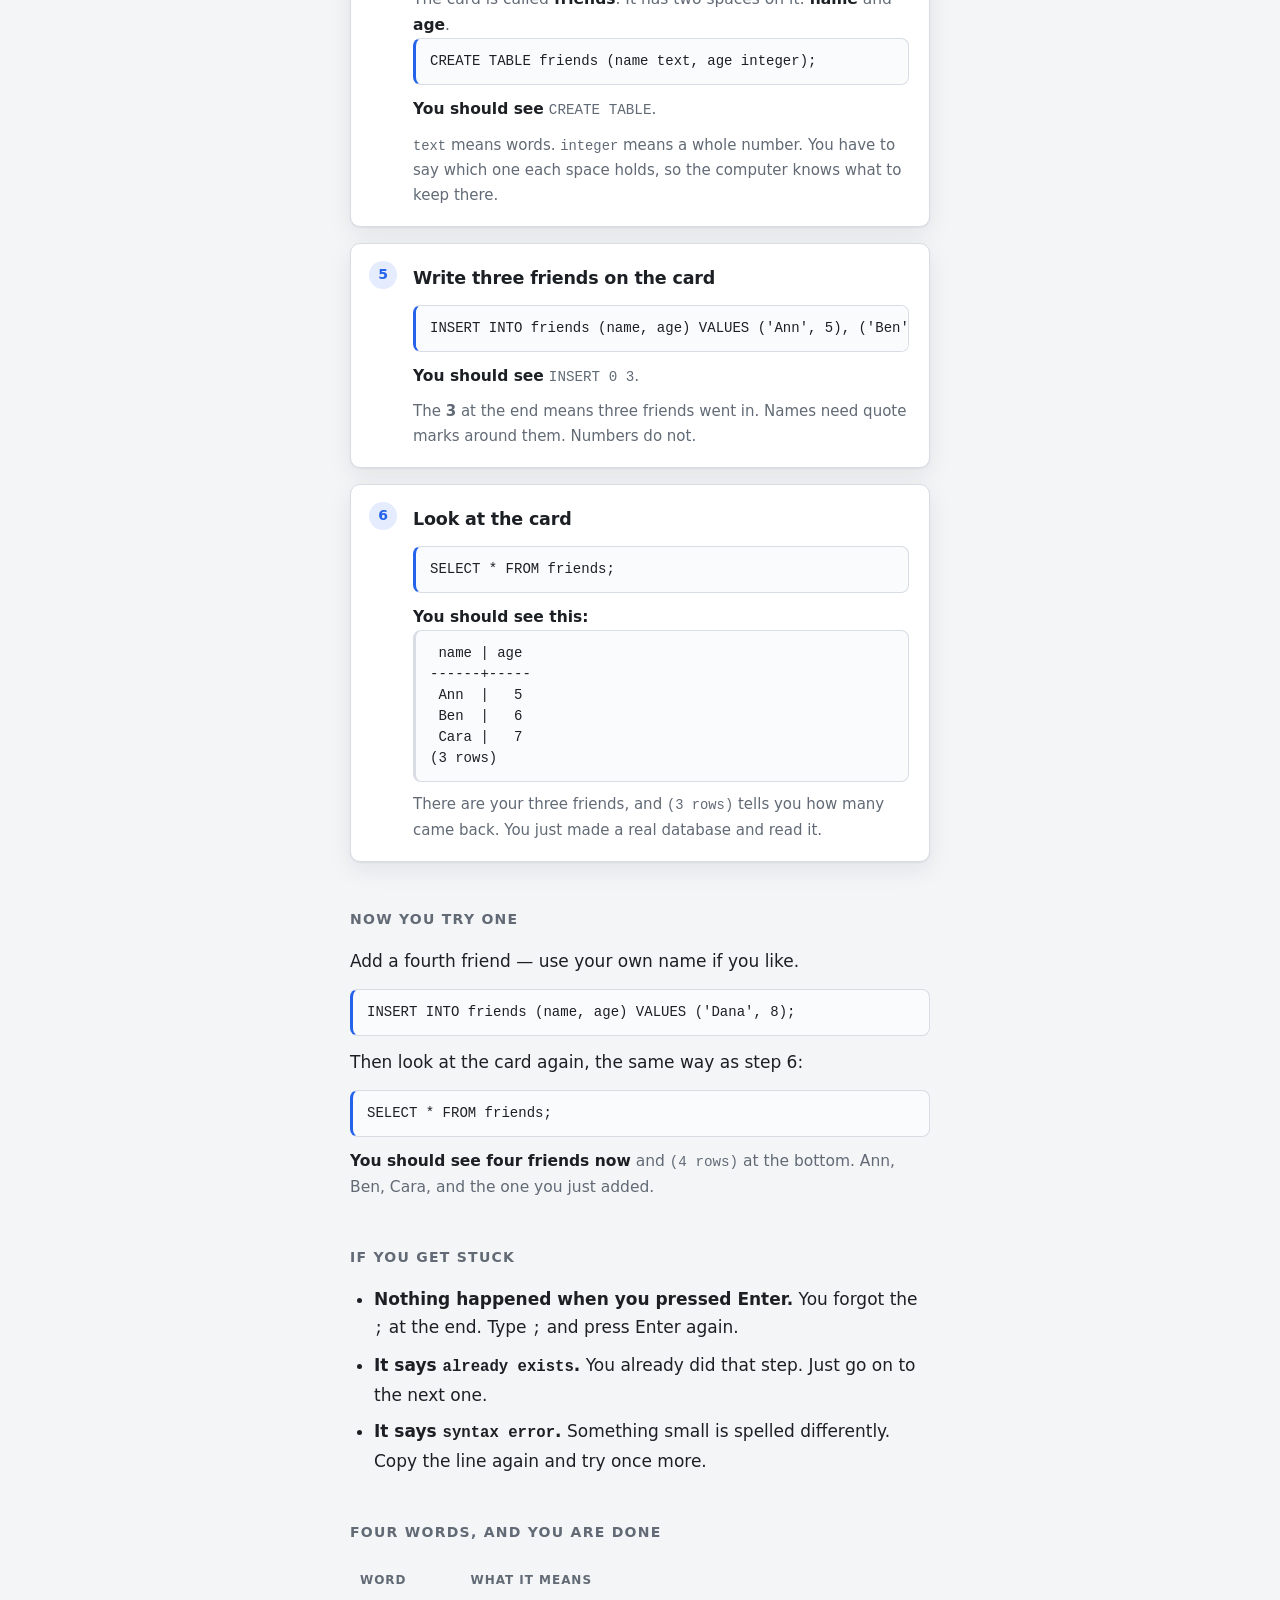
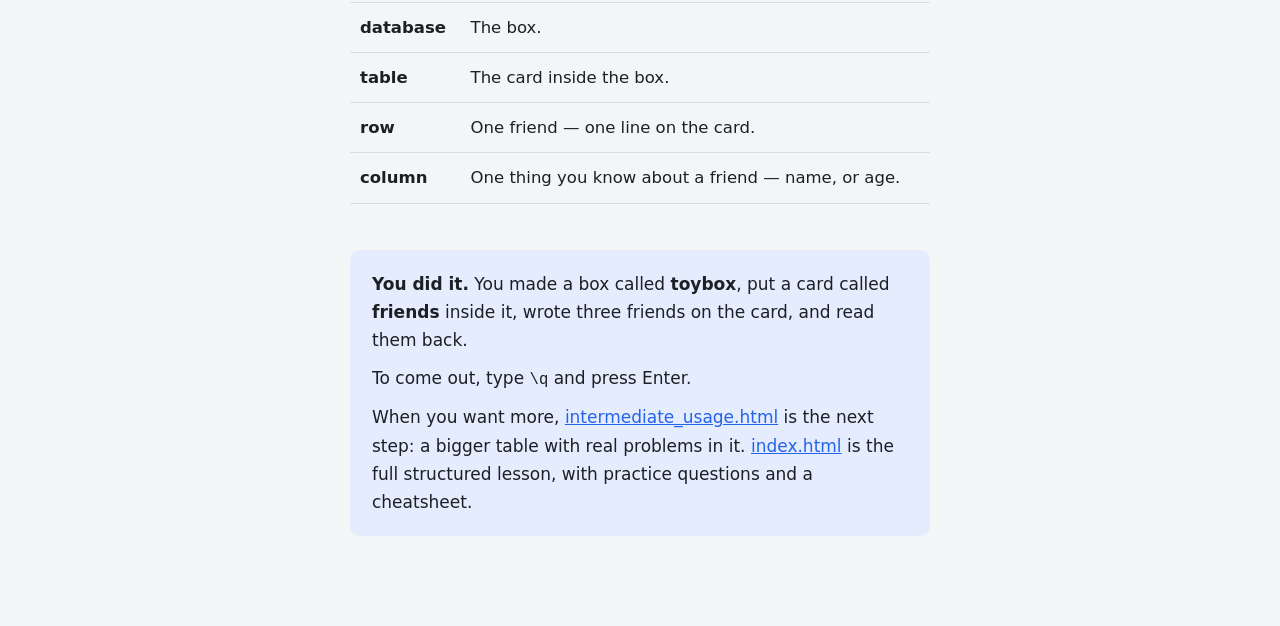
<file: basic_usage.html>
<!doctype html>
<html lang="en">
  <head>
    <meta charset="utf-8" />
    <meta name="viewport" content="width=device-width, initial-scale=1" />
    <title>Databases, the easy way — basic_usage</title>
    <link rel="stylesheet" href="./rootvars.css" />
    <link rel="stylesheet" href="./menu.css" />
    <style>
      * {
        box-sizing: border-box;
      }

      main {
        max-width: 660px;
        margin: 0 auto;
        padding: 44px clamp(18px, 4vw, 40px) 90px;
      }

      h1 {
        margin: 0 0 12px;
        font-size: clamp(28px, 5.5vw, 38px);
        letter-spacing: -0.02em;
        line-height: 1.15;
      }

      .lede {
        margin: 0 0 40px;
        font-size: 18px;
        color: var(--text-muted);
      }

      h2 {
        margin: 46px 0 16px;
        font-size: 14px;
        text-transform: uppercase;
        letter-spacing: 0.09em;
        color: var(--text-muted);
      }

      p {
        margin: 0 0 14px;
      }

      ul {
        margin: 0 0 18px;
        padding-left: 24px;
      }

      li + li {
        margin-top: 8px;
      }

      code {
        font-family: ui-monospace, SFMono-Regular, Menlo, Consolas, "Liberation Mono", monospace;
        font-size: 0.92em;
      }

      a {
        color: var(--accent);
      }

      /* ---------- the card of cards ---------- */

      .step {
        position: relative;
        background: var(--surface);
        border: 1px solid var(--border);
        border-radius: var(--radius);
        padding: 18px 20px 18px 62px;
        margin: 0 0 16px;
        box-shadow: var(--shadow);
      }

      .step .num {
        position: absolute;
        left: 18px;
        top: 17px;
        width: 28px;
        height: 28px;
        border-radius: 50%;
        background: var(--accent-soft);
        color: var(--accent);
        font-size: 14px;
        font-weight: 700;
        display: flex;
        align-items: center;
        justify-content: center;
      }

      .step h3 {
        margin: 2px 0 12px;
        font-size: 17.5px;
        letter-spacing: -0.01em;
      }

      pre {
        font-family: ui-monospace, SFMono-Regular, Menlo, Consolas, "Liberation Mono", monospace;
        font-size: 14px;
        line-height: 1.5;
        background: var(--surface-alt);
        border: 1px solid var(--border);
        border-radius: 8px;
        padding: 12px 14px;
        margin: 0 0 12px;
        overflow-x: auto;
      }

      pre.type {
        border-left: 3px solid var(--accent);
      }

      pre.see {
        border-left: 3px solid var(--border);
        margin-bottom: 10px;
      }

      .say {
        margin: 0;
        font-size: 15.5px;
        color: var(--text-muted);
      }

      .say strong {
        color: var(--text);
      }

      .small {
        margin: 10px 0 0;
        font-size: 15px;
        color: var(--text-muted);
      }

      /* ---------- words table ---------- */

      table {
        width: 100%;
        border-collapse: collapse;
        font-size: 16.5px;
      }

      th,
      td {
        text-align: left;
        padding: 11px 10px;
        border-bottom: 1px solid var(--border);
      }

      th {
        font-size: 12px;
        text-transform: uppercase;
        letter-spacing: 0.08em;
        color: var(--text-muted);
      }

      td:first-child {
        white-space: nowrap;
        font-weight: 600;
      }

      .done {
        margin-top: 46px;
        padding: 20px 22px;
        background: var(--accent-soft);
        border-radius: var(--radius);
      }

      .done p {
        margin: 0 0 10px;
      }

      .done p:last-child {
        margin-bottom: 0;
      }
    </style>
  </head>

  <body>
    <header class="site-header">
      <p>Built using <strong>DeepSeek Harness - Agentic AI.</strong></p>
      <div class="hero-menu">
        <a href="./index.html">Home</a>
        <a href="./basic_usage.html">Basic Usage</a>
        <a href="./intermediate_usage.html">Intermediate Usage</a>
      </div>
    </header>

    <main>
      <h1>Databases, the easy way</h1>
      <p class="lede">A database is a box that remembers things for you. In five short steps you will make a box, put a list of friends in it, and read the list back.</p>

      <h2>The whole idea first</h2>
      <p>Picture a box of cards on a shelf.</p>
      <ul>
        <li>The <strong>box</strong> is a <strong>database</strong>.</li>
        <li>The <strong>card</strong> inside it is a <strong>table</strong>.</li>
        <li>One <strong>line</strong> on the card is a <strong>row</strong> — and each line is one friend.</li>
        <li>Each <strong>space</strong> on that line is a <strong>column</strong> — one thing you know about the friend.</li>
      </ul>
      <p>That is all a database is. Big ones just have more boxes and more cards.</p>

      <h2>Now do it</h2>

      <div class="step">
        <div class="num">1</div>
        <h3>Open the program</h3>
        <pre class="type">psql -U postgres</pre>
        <p class="say"><strong>You should see</strong> a new line that starts with <strong>postgres=#</strong></p>
        <p class="small">The <code>#</code> means the computer is ready for you. You are not done. You need to choose a database and connect to it. Or, create a new database and connect. We will do the latter. </p>
      </div>

      <div class="step">
        <div class="num">2</div>
        <h3>Make a new box</h3>
        <p class="say">Call the box <strong>toybox</strong>. Type this and press Enter:</p>
        <pre class="type">CREATE DATABASE toybox;</pre>
        <p class="say"><strong>You should see</strong> <code>CREATE DATABASE</code>.</p>
        <p class="small">The <code>;</code> at the end matters. If you leave it off, nothing happens at all.</p>
      </div>

      <div class="step">
        <div class="num">3</div>
        <h3>Go inside the box</h3>
        <pre class="type">\c toybox</pre>
        <p class="say"><strong>You should see</strong> <code>You are now connected to database "toybox"</code>. Your line now starts with <strong>toybox=#</strong>.</p>
        <p class="small">A line starting with a backslash is a helper command, not a question. No <code>;</code> needed for those.</p>
      </div>

      <div class="step">
        <div class="num">4</div>
        <h3>Put a card in the box</h3>
        <p class="say">The card is called <strong>friends</strong>. It has two spaces on it: <strong>name</strong> and <strong>age</strong>.</p>
        <pre class="type">CREATE TABLE friends (name text, age integer);</pre>
        <p class="say"><strong>You should see</strong> <code>CREATE TABLE</code>.</p>
        <p class="small"><code>text</code> means words. <code>integer</code> means a whole number. You have to say which one each space holds, so the computer knows what to keep there.</p>
      </div>

      <div class="step">
        <div class="num">5</div>
        <h3>Write three friends on the card</h3>
        <pre class="type">INSERT INTO friends (name, age) VALUES ('Ann', 5), ('Ben', 6), ('Cara', 7);</pre>
        <p class="say"><strong>You should see</strong> <code>INSERT 0 3</code>.</p>
        <p class="small">The <strong>3</strong> at the end means three friends went in. Names need quote marks around them. Numbers do not.</p>
      </div>

      <div class="step">
        <div class="num">6</div>
        <h3>Look at the card</h3>
        <pre class="type">SELECT * FROM friends;</pre>
        <p class="say"><strong>You should see this:</strong></p>
        <pre class="see">
 name | age
------+-----
 Ann  |   5
 Ben  |   6
 Cara |   7
(3 rows)</pre
        >
        <p class="small">There are your three friends, and <code>(3 rows)</code> tells you how many came back. You just made a real database and read it.</p>
      </div>

      <h2>Now you try one</h2>
      <p>Add a fourth friend — use your own name if you like.</p>
      <pre class="type">INSERT INTO friends (name, age) VALUES ('Dana', 8);</pre>
      <p>Then look at the card again, the same way as step 6:</p>
      <pre class="type">SELECT * FROM friends;</pre>
      <p class="say"><strong>You should see four friends now</strong> and <code>(4 rows)</code> at the bottom. Ann, Ben, Cara, and the one you just added.</p>

      <h2>If you get stuck</h2>
      <ul>
        <li><strong>Nothing happened when you pressed Enter.</strong> You forgot the <code>;</code> at the end. Type <code>;</code> and press Enter again.</li>
        <li>
          <strong>It says <code>already exists</code>.</strong> You already did that step. Just go on to the next one.
        </li>
        <li>
          <strong>It says <code>syntax error</code>.</strong> Something small is spelled differently. Copy the line again and try once more.
        </li>
      </ul>

      <h2>Four words, and you are done</h2>
      <table>
        <thead>
          <tr>
            <th>Word</th>
            <th>What it means</th>
          </tr>
        </thead>
        <tbody>
          <tr>
            <td>database</td>
            <td>The box.</td>
          </tr>
          <tr>
            <td>table</td>
            <td>The card inside the box.</td>
          </tr>
          <tr>
            <td>row</td>
            <td>One friend — one line on the card.</td>
          </tr>
          <tr>
            <td>column</td>
            <td>One thing you know about a friend — name, or age.</td>
          </tr>
        </tbody>
      </table>

      <div class="done">
        <p><strong>You did it.</strong> You made a box called <strong>toybox</strong>, put a card called <strong>friends</strong> inside it, wrote three friends on the card, and read them back.</p>
        <p>To come out, type <code>\q</code> and press Enter.</p>
        <p>
          When you want more, <a href="./intermediate_usage.html">intermediate_usage.html</a> is the next step: a bigger table with real problems in it. <a href="./index.html">index.html</a> is the full structured
          lesson, with practice questions and a cheatsheet.
        </p>
      </div>
    </main>
  </body>
</html>
</file>
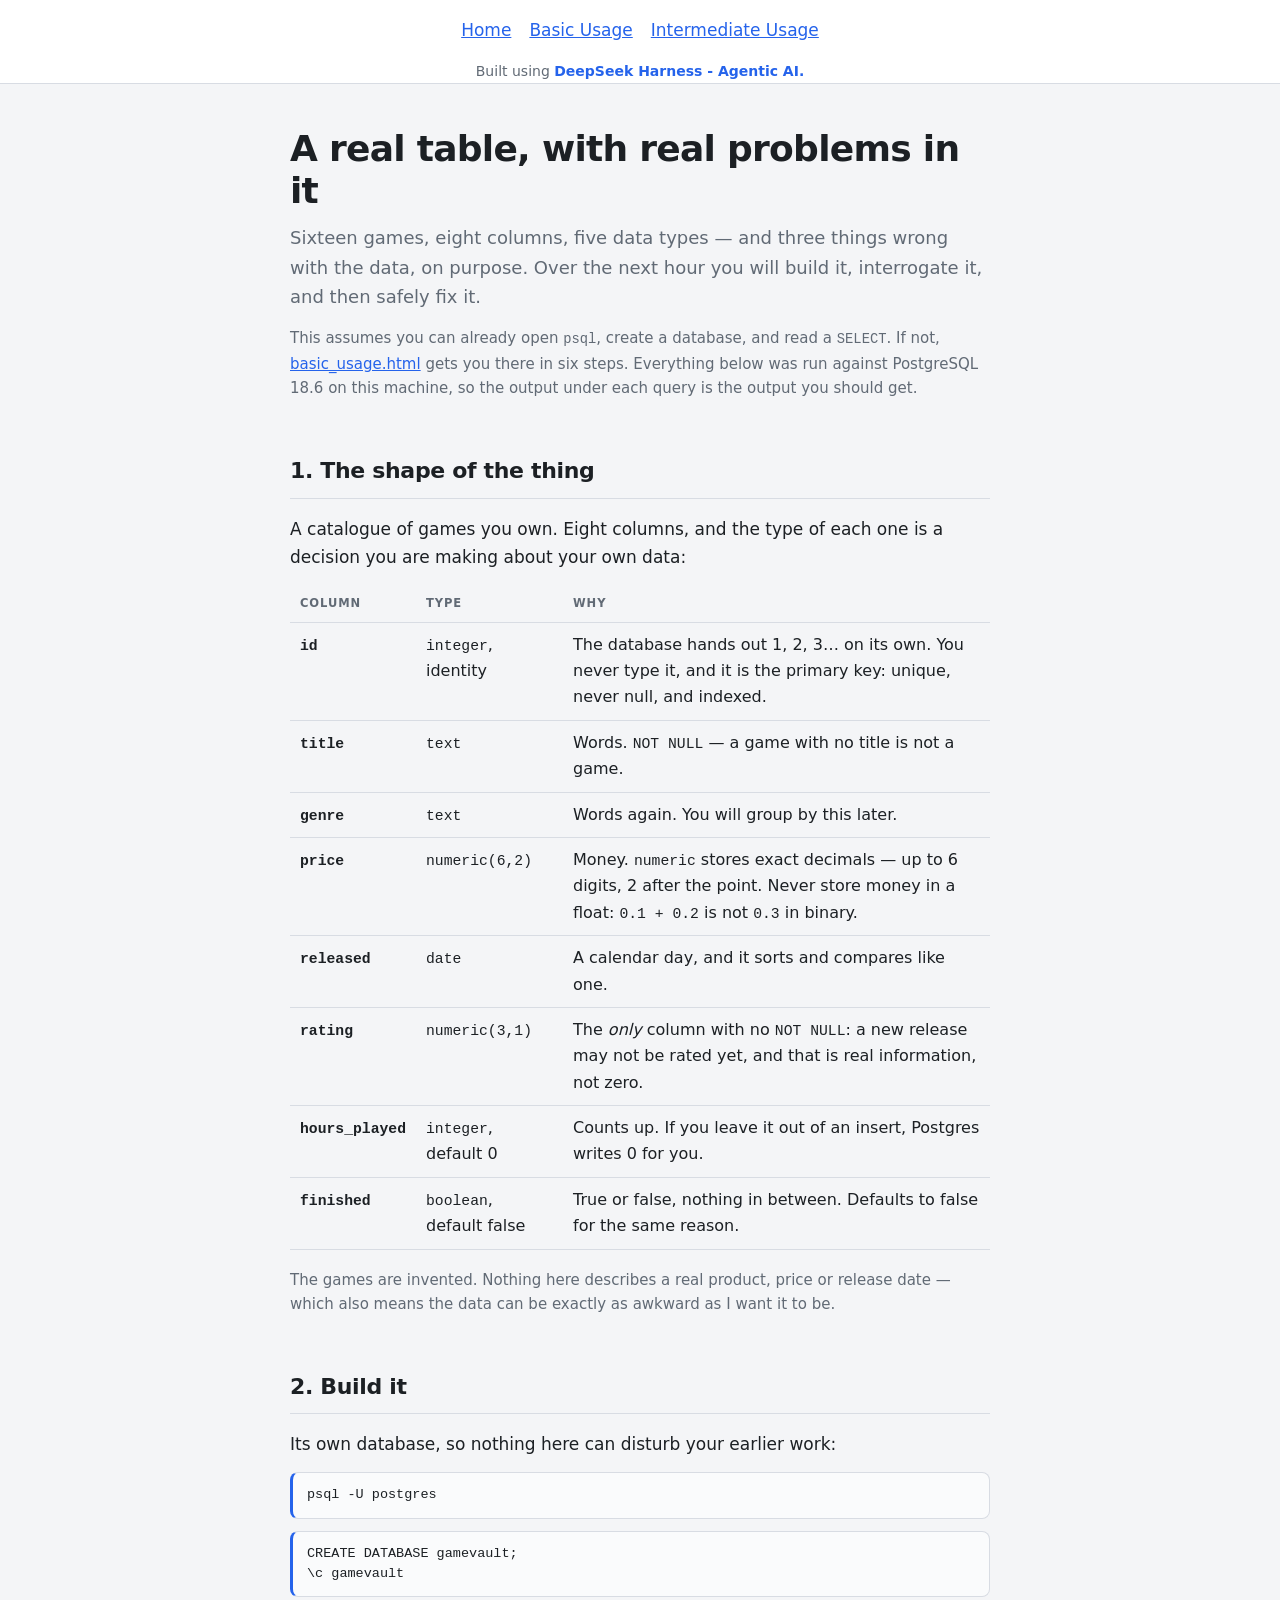
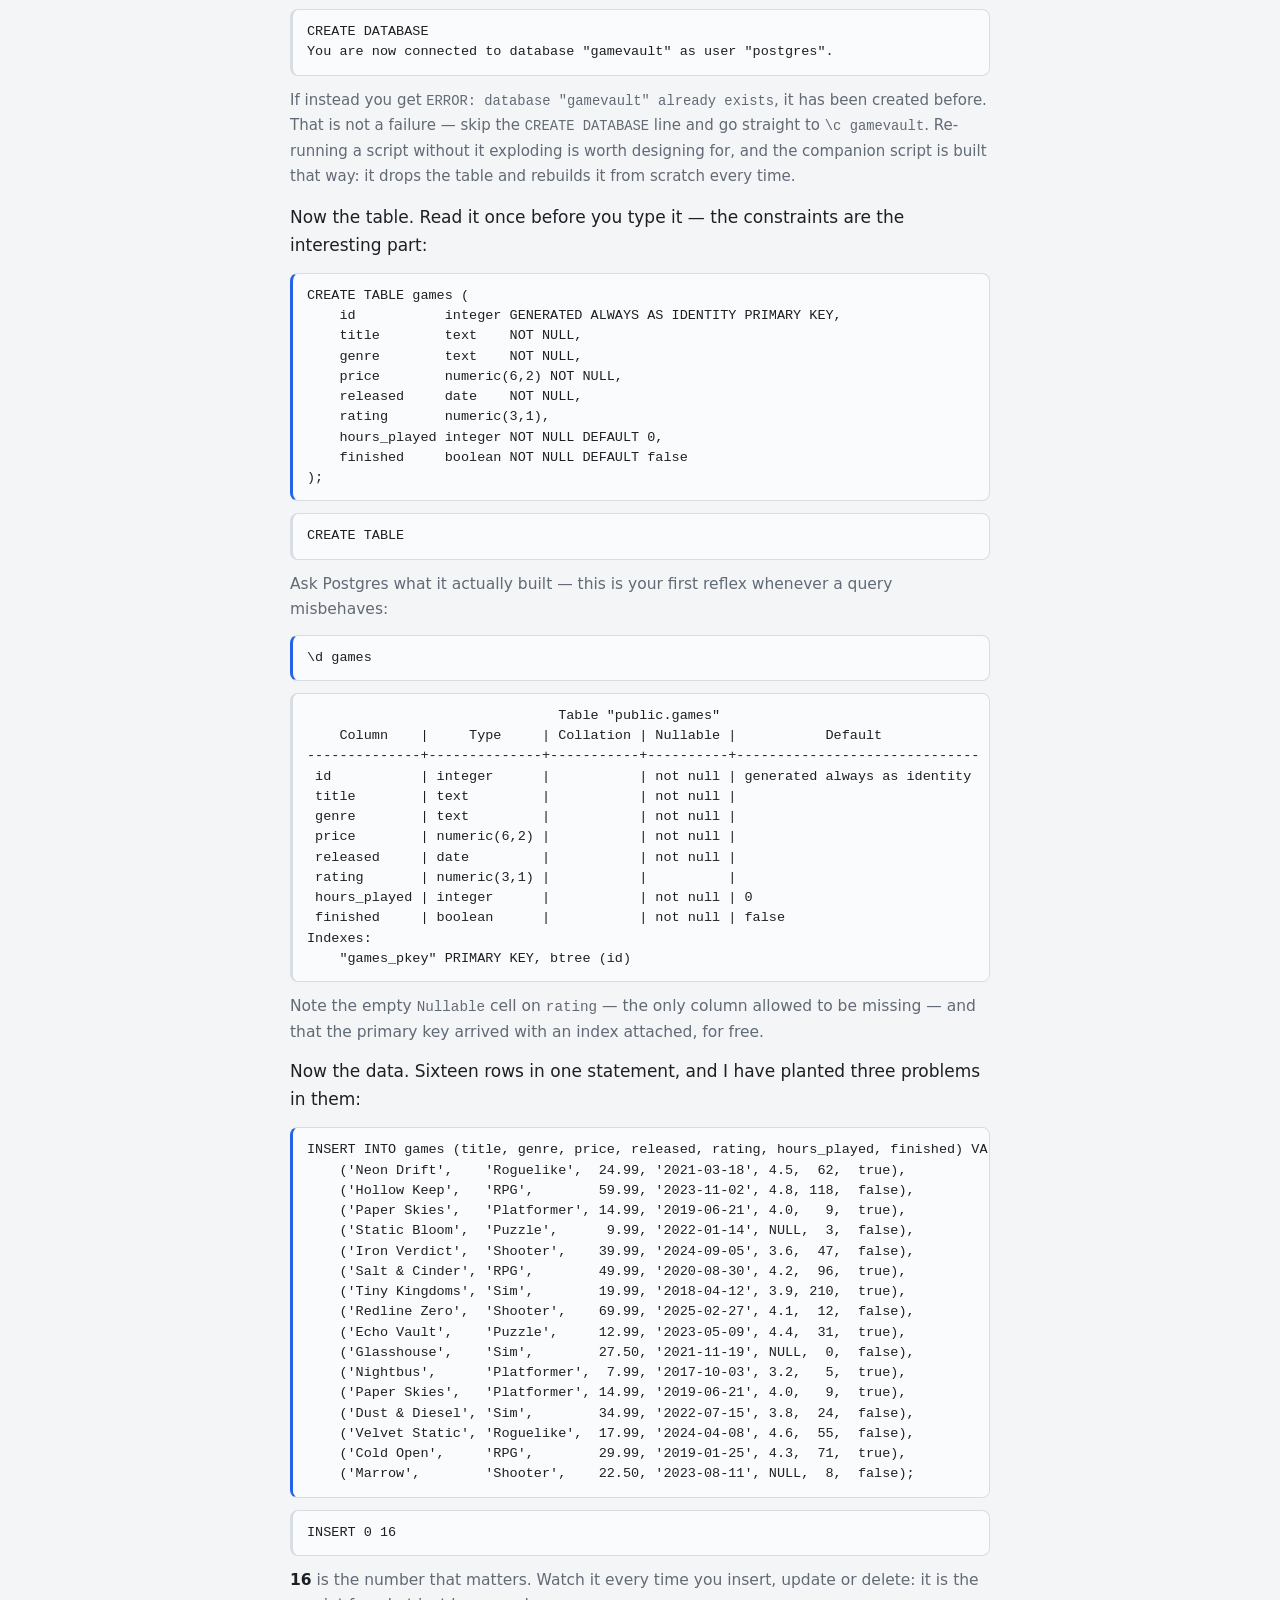
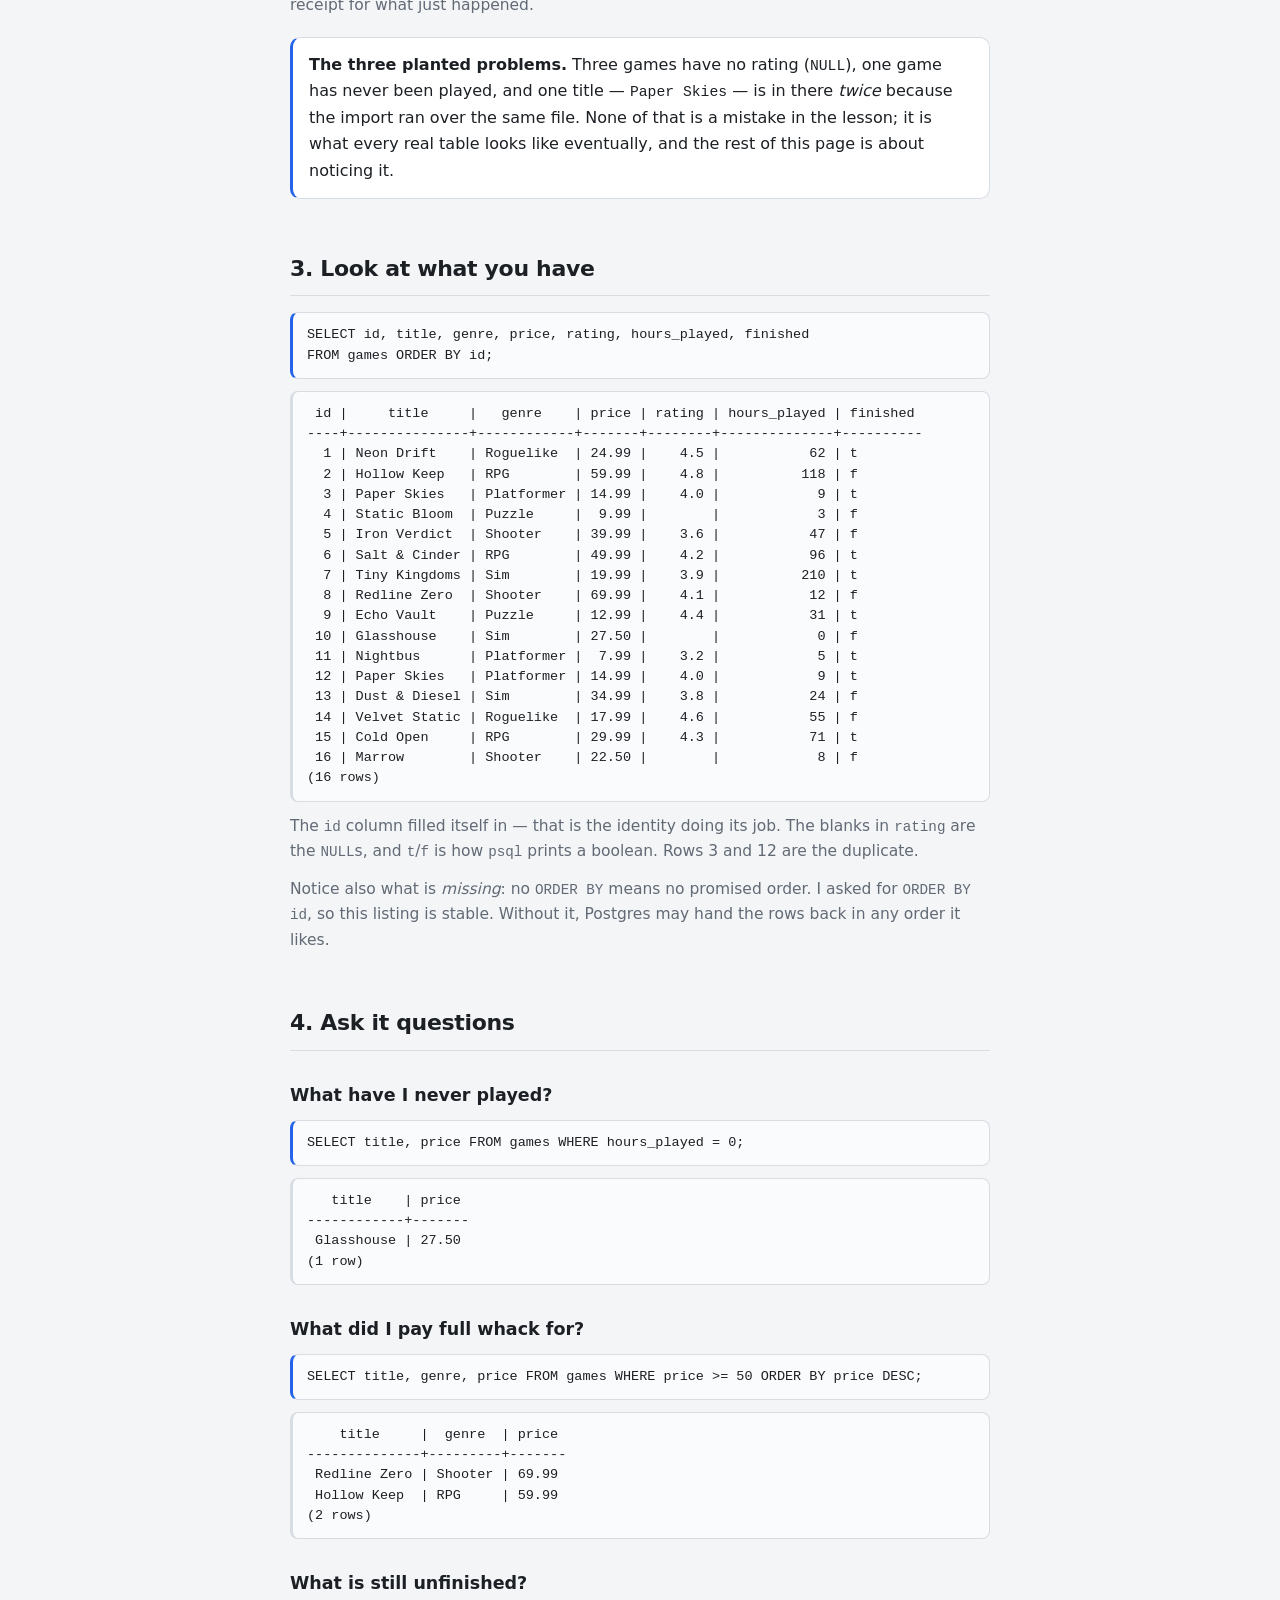
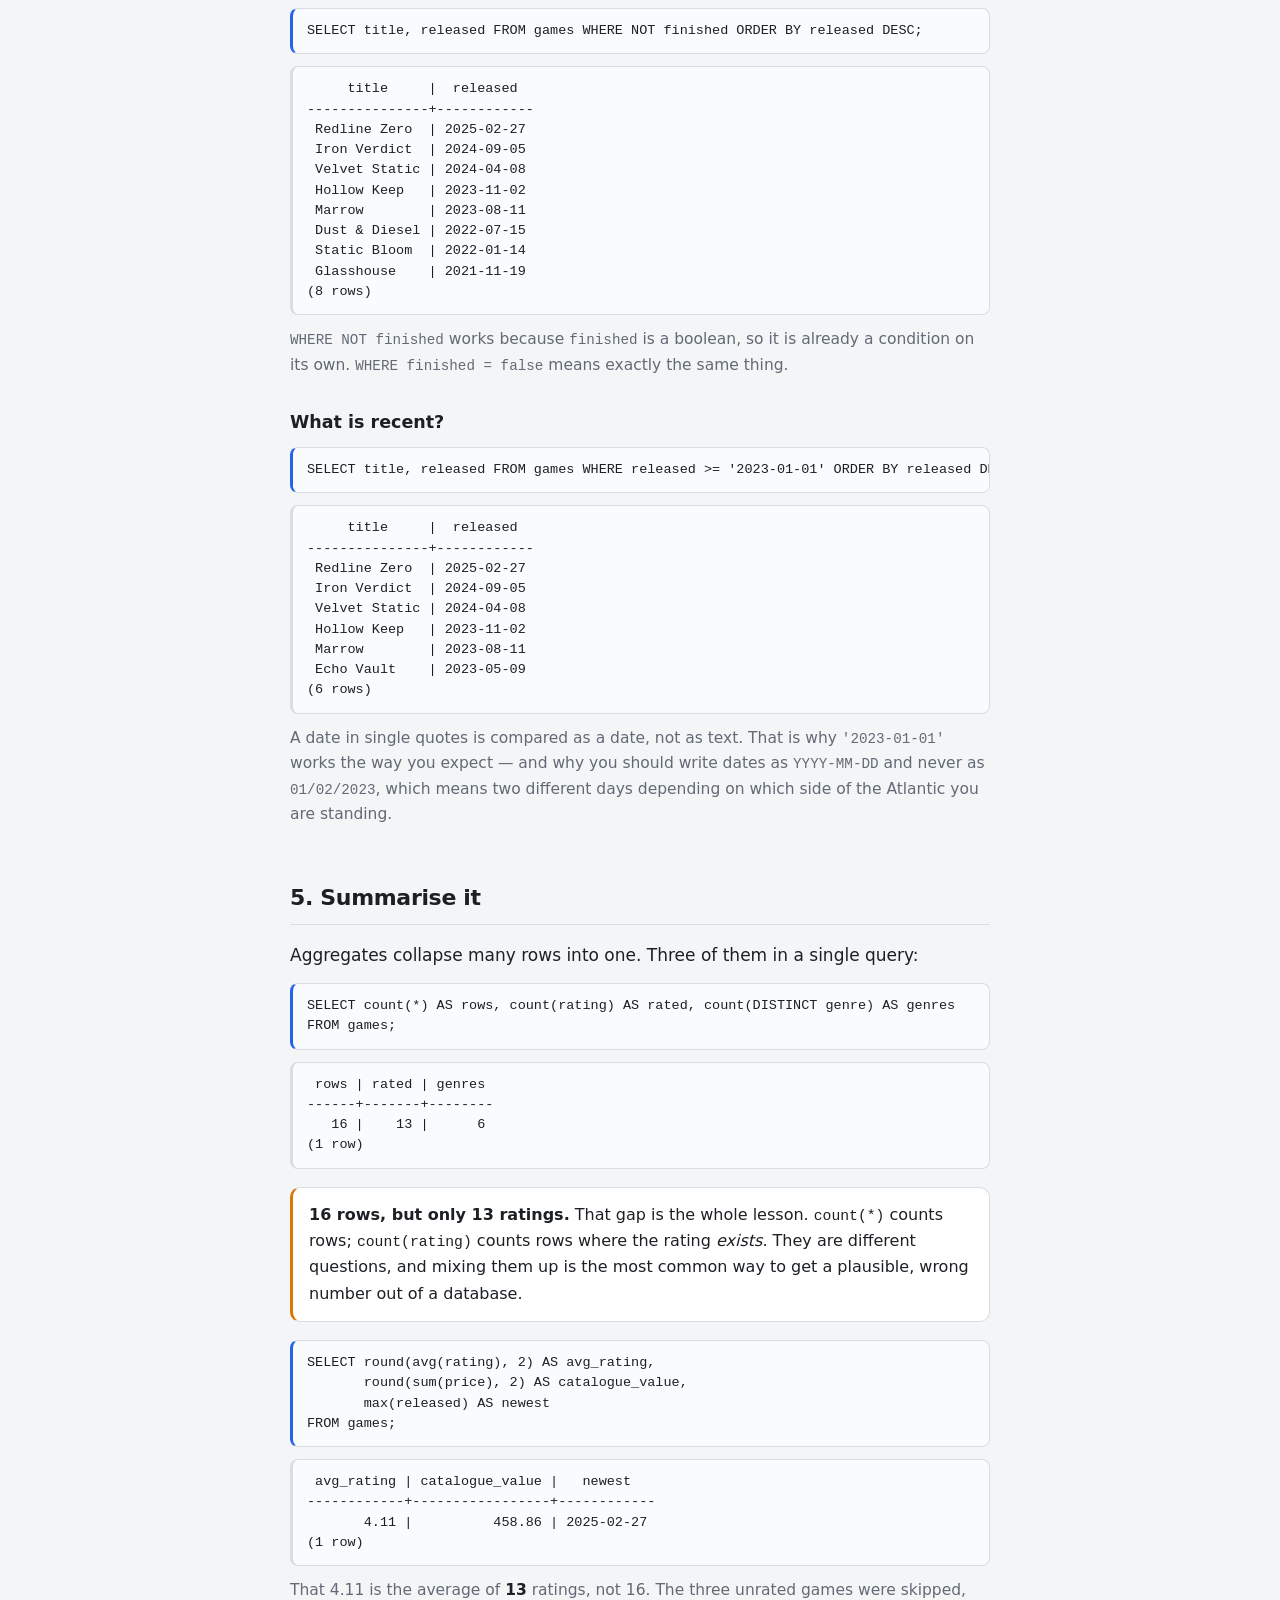
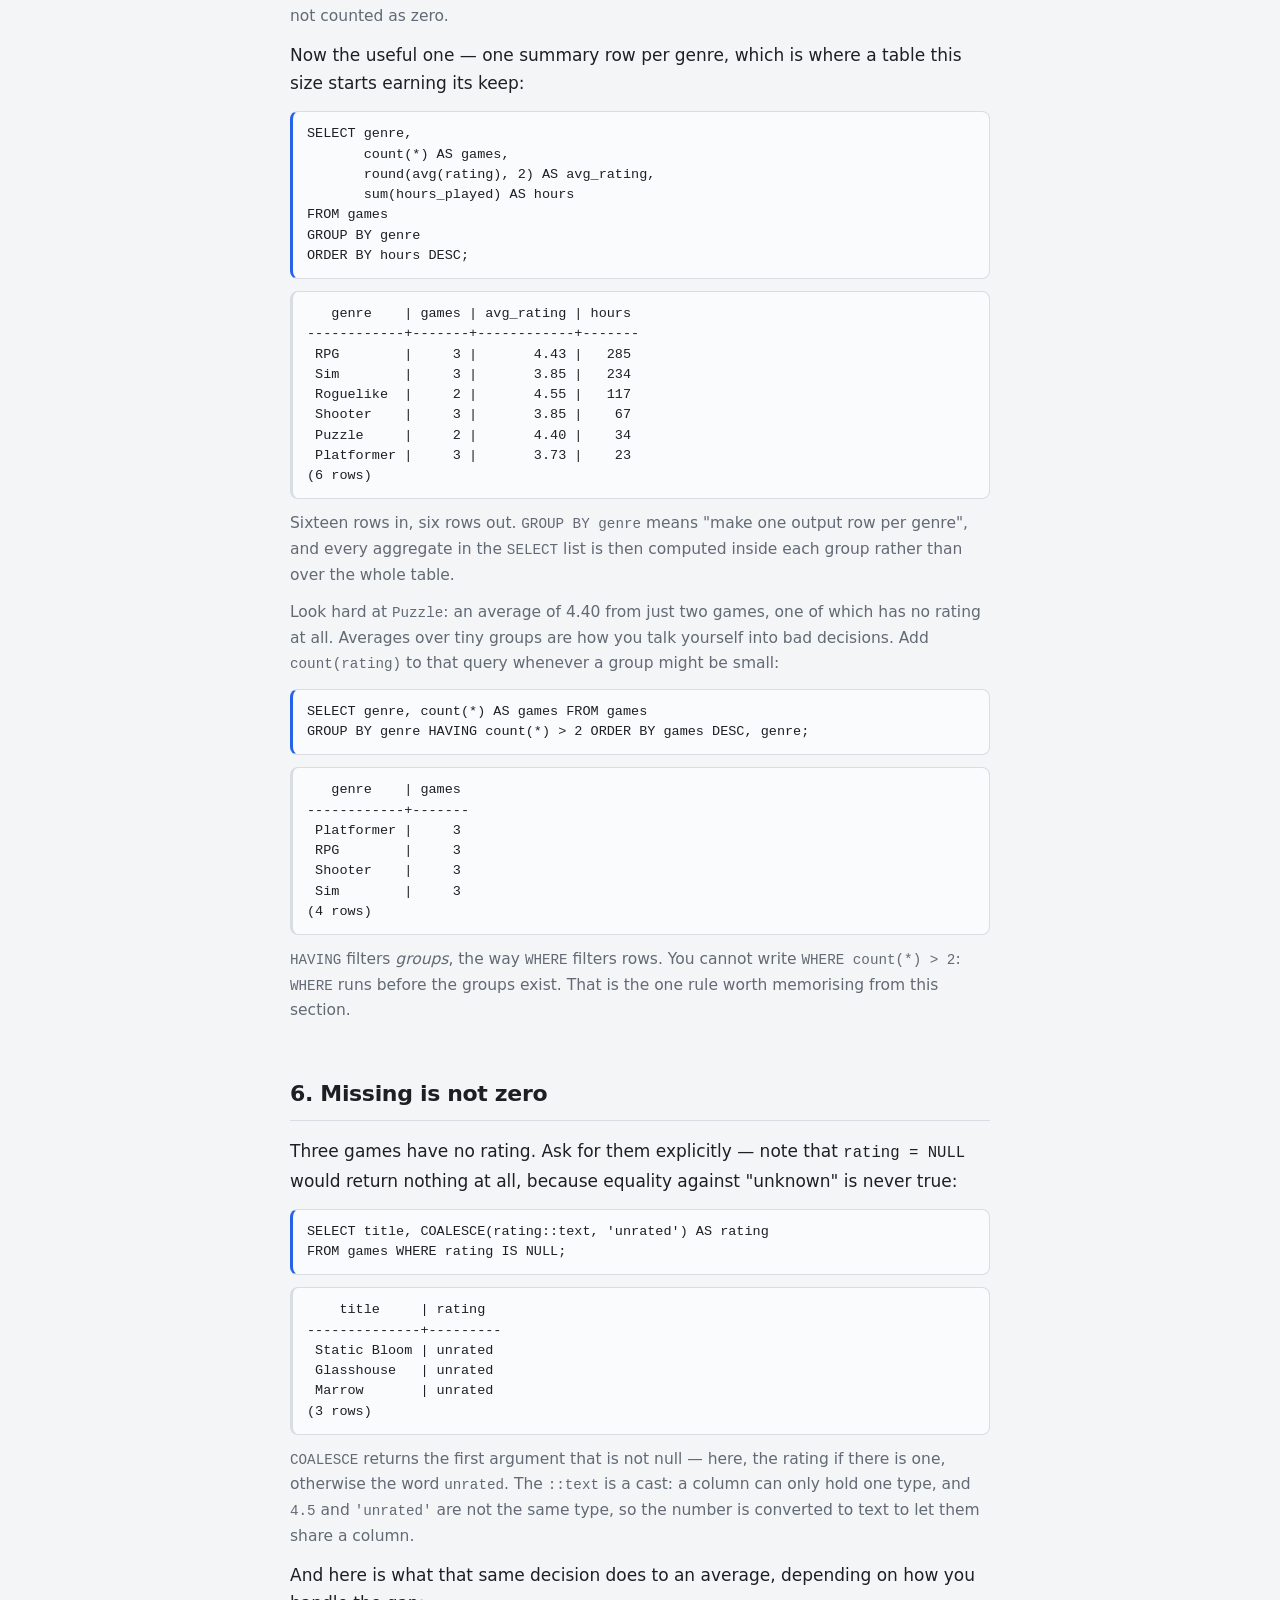
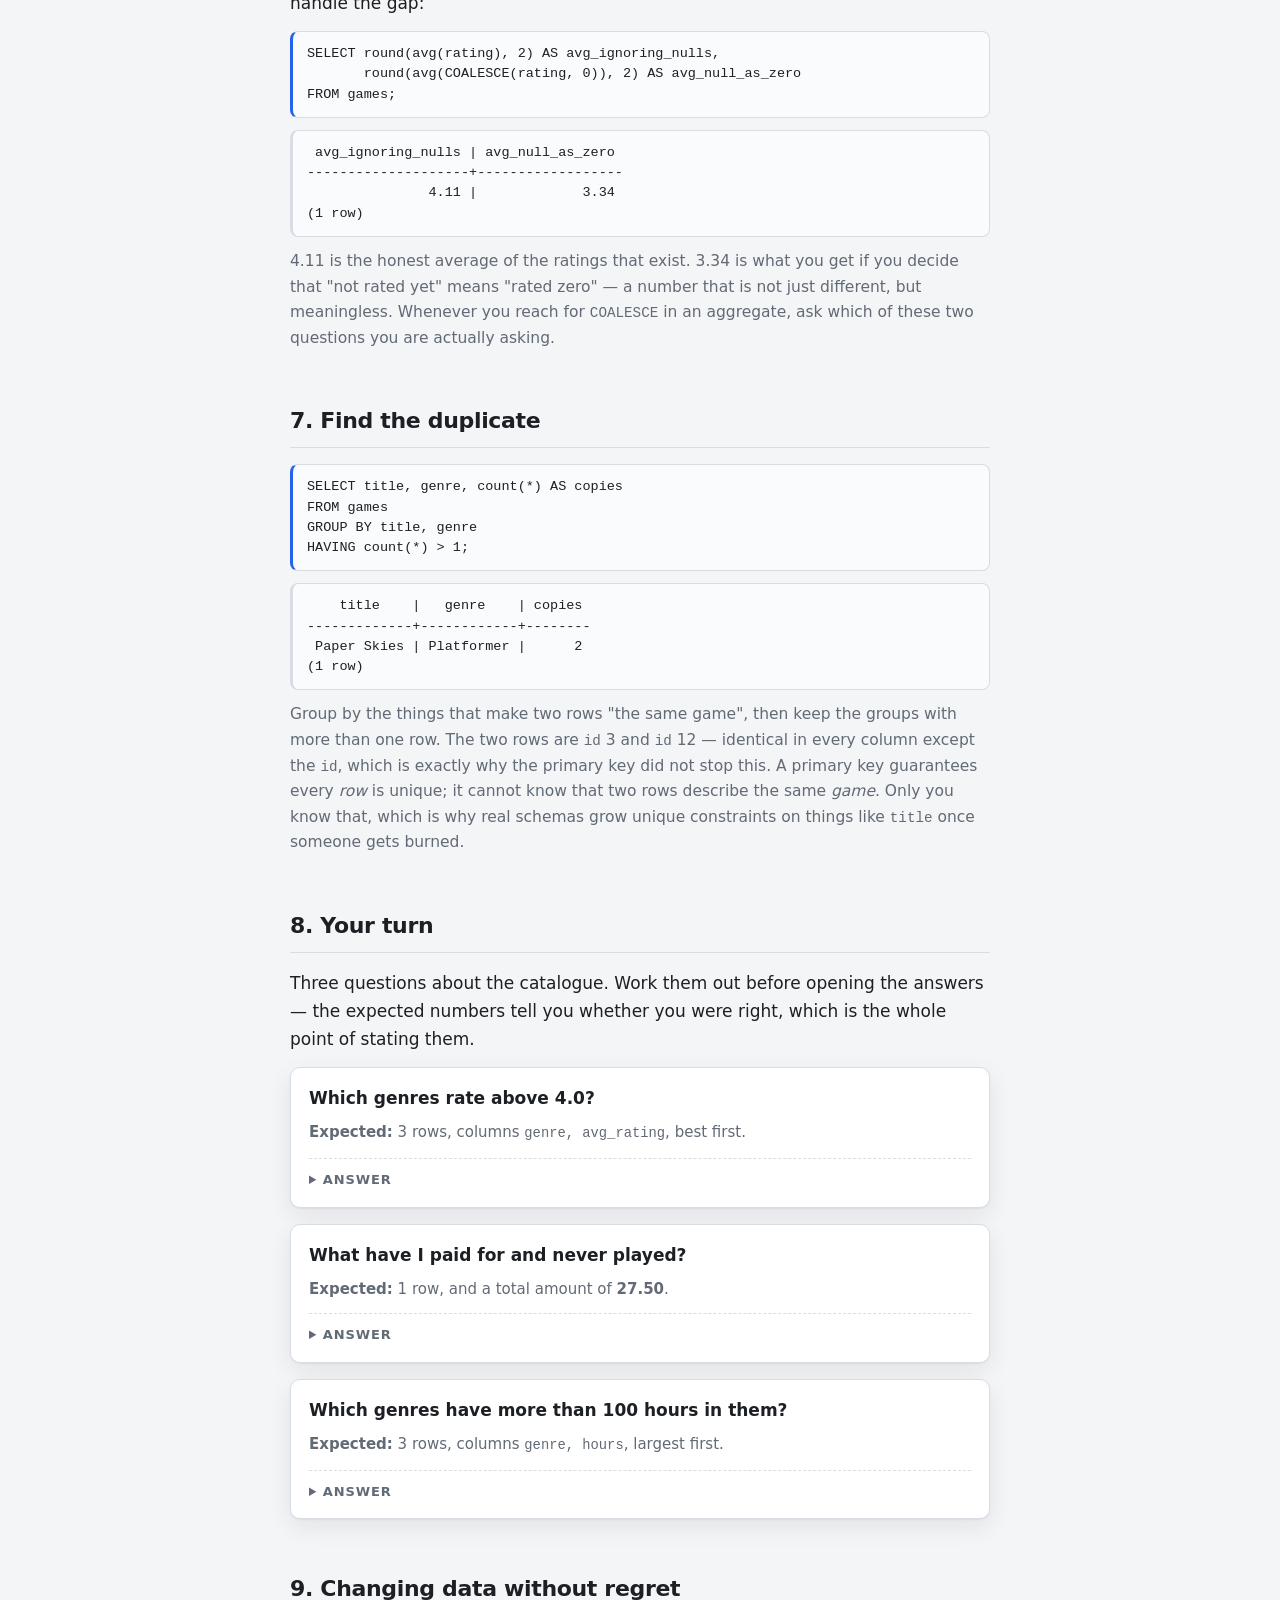
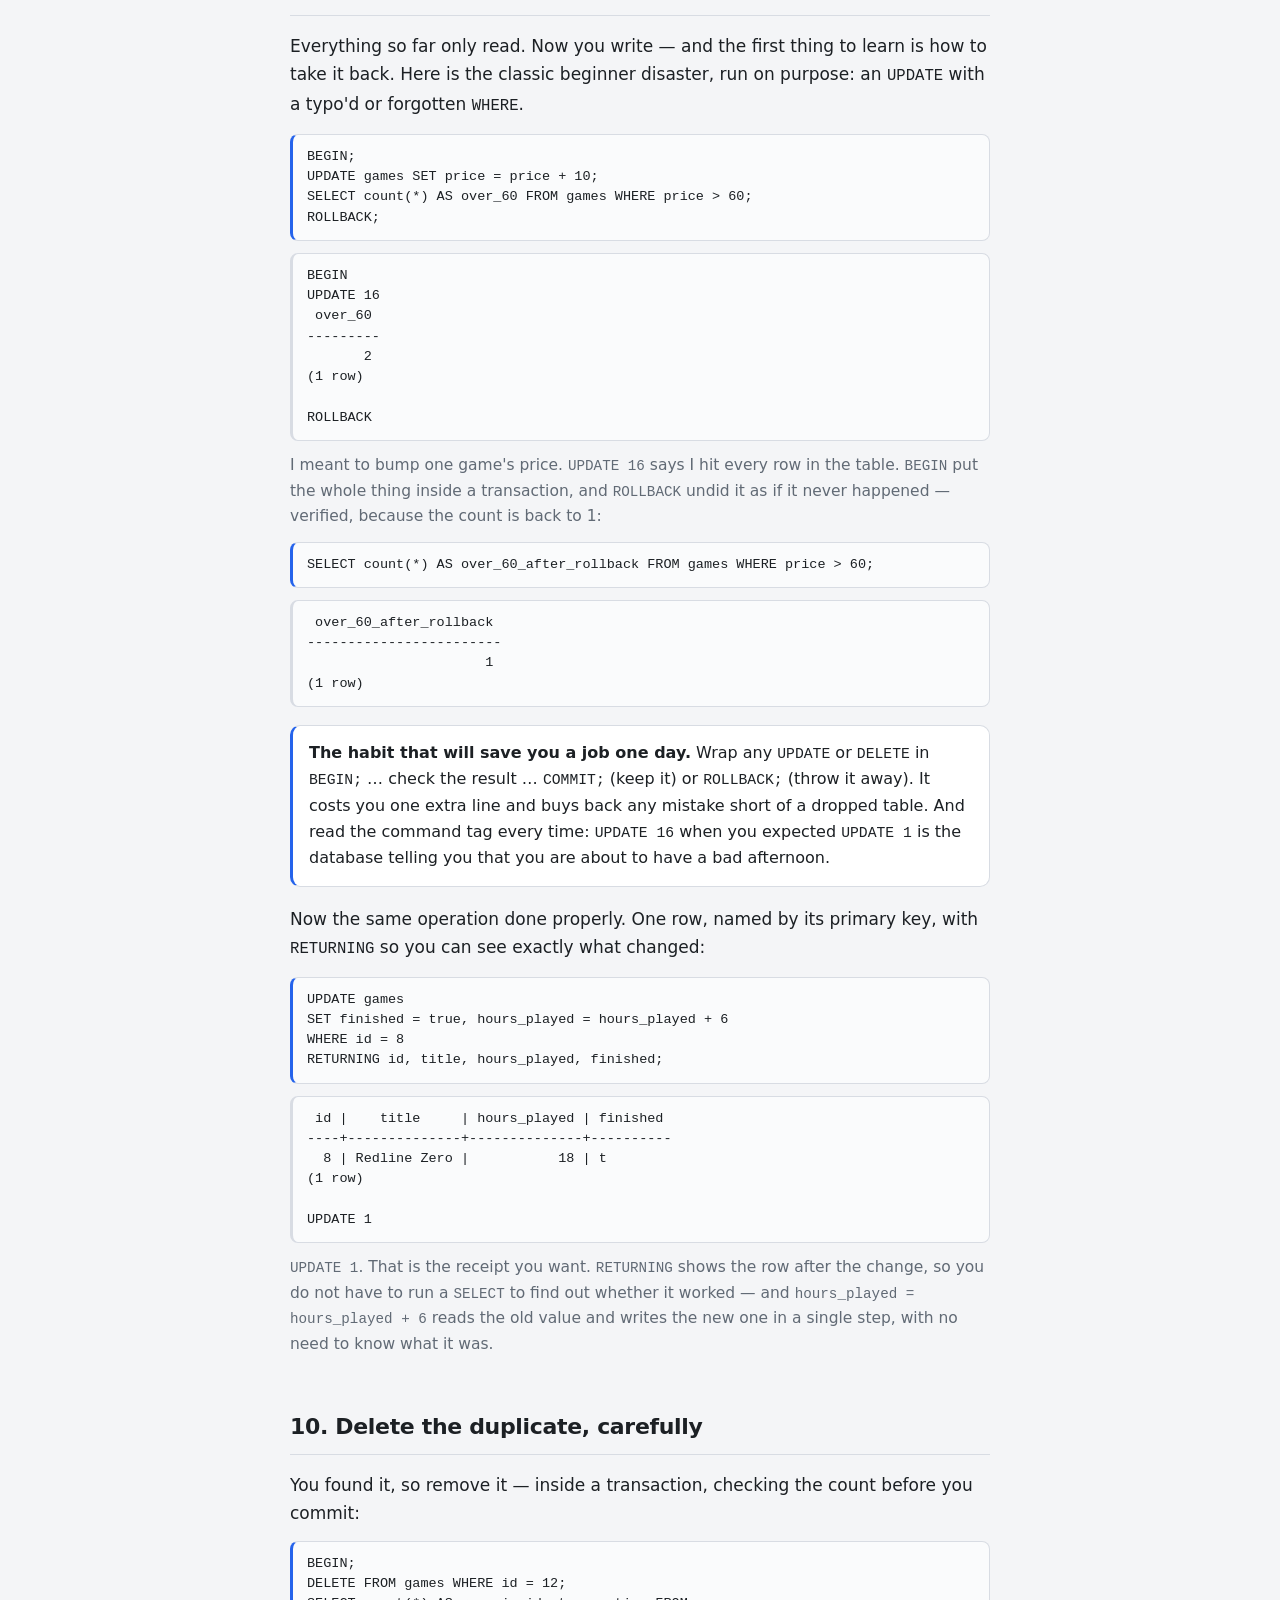
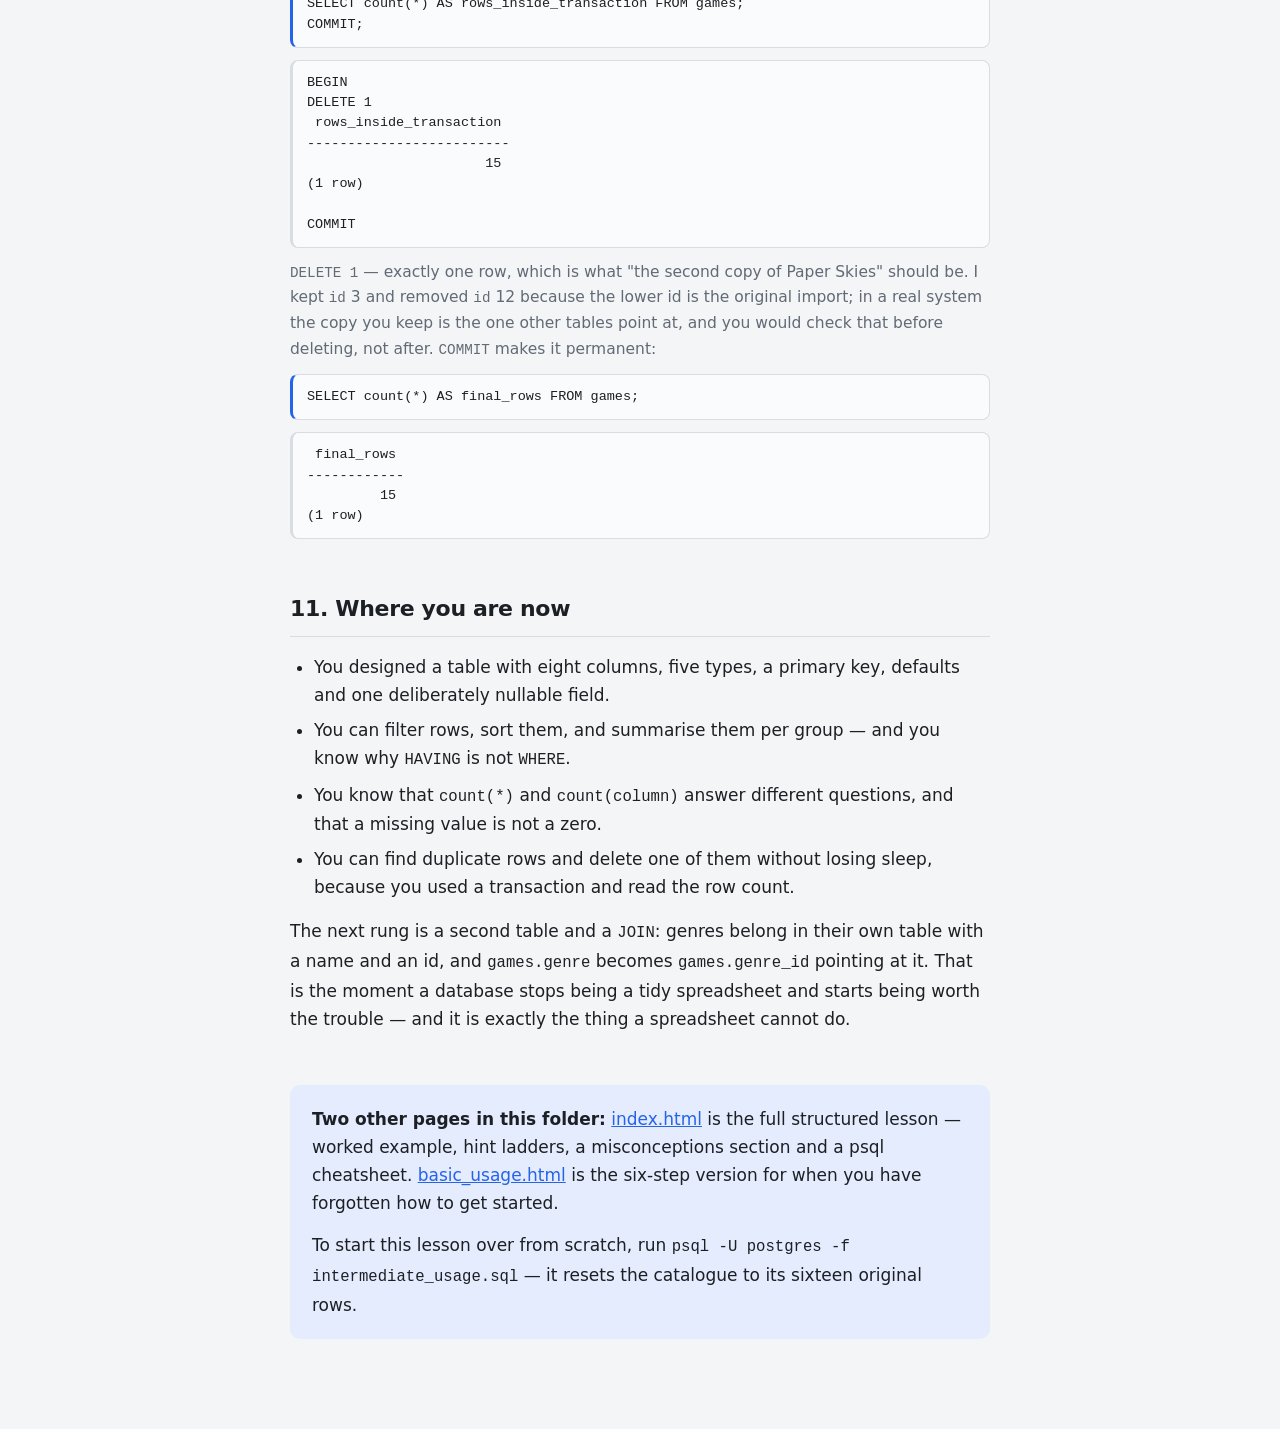
<file: intermediate_usage.html>
<!doctype html>
<html lang="en">
  <head>
    <meta charset="utf-8" />
    <meta name="viewport" content="width=device-width, initial-scale=1" />
    <title>A real table with real problems — intermediate_usage</title>
    <link rel="stylesheet" href="./rootvars.css" />
    <link rel="stylesheet" href="./menu.css" />
    <style>
      * {
        box-sizing: border-box;
      }

      main {
        max-width: 780px;
        margin: 0 auto;
        padding: 44px clamp(18px, 4vw, 40px) 90px;
      }

      h1 {
        margin: 0 0 12px;
        font-size: clamp(28px, 4.6vw, 36px);
        letter-spacing: -0.02em;
        line-height: 1.15;
      }

      .lede {
        margin: 0 0 14px;
        font-size: 18px;
        color: var(--text-muted);
      }

      h2 {
        margin: 52px 0 16px;
        font-size: 22px;
        letter-spacing: -0.015em;
        padding-bottom: 8px;
        border-bottom: 1px solid var(--border);
      }

      h3 {
        margin: 30px 0 10px;
        font-size: 17.5px;
      }

      p {
        margin: 0 0 14px;
      }

      ul,
      ol {
        margin: 0 0 16px;
        padding-left: 24px;
      }

      li + li {
        margin-top: 7px;
      }

      a {
        color: var(--accent);
      }

      code {
        font-family: ui-monospace, SFMono-Regular, Menlo, Consolas, "Liberation Mono", monospace;
        font-size: 0.92em;
      }

      pre {
        font-family: ui-monospace, SFMono-Regular, Menlo, Consolas, "Liberation Mono", monospace;
        font-size: 13.5px;
        line-height: 1.5;
        background: var(--surface-alt);
        border: 1px solid var(--border);
        border-radius: 8px;
        padding: 12px 14px;
        margin: 0 0 12px;
        overflow-x: auto;
      }

      pre.type {
        border-left: 3px solid var(--accent);
      }

      pre.see {
        border-left: 3px solid var(--border);
      }

      .say {
        margin: 0 0 12px;
        font-size: 15.5px;
        color: var(--text-muted);
      }

      .say strong,
      .small strong {
        color: var(--text);
      }

      .small {
        margin: 0 0 14px;
        font-size: 15px;
        color: var(--text-muted);
      }

      .callout {
        border: 1px solid var(--border);
        border-left: 3px solid var(--accent);
        background: var(--surface);
        border-radius: var(--radius);
        padding: 14px 16px;
        margin: 18px 0;
        font-size: 16px;
      }

      .callout.warn {
        border-left-color: #d97706;
      }

      .callout p:last-child {
        margin-bottom: 0;
      }

      table {
        width: 100%;
        border-collapse: collapse;
        font-size: 16px;
        margin: 0 0 18px;
      }

      th,
      td {
        text-align: left;
        padding: 9px 10px;
        border-bottom: 1px solid var(--border);
        vertical-align: top;
      }

      th {
        font-size: 11.5px;
        text-transform: uppercase;
        letter-spacing: 0.08em;
        color: var(--text-muted);
      }

      td:first-child {
        white-space: nowrap;
      }

      td:first-child code {
        font-weight: 600;
      }

      .ex {
        background: var(--surface);
        border: 1px solid var(--border);
        border-radius: var(--radius);
        padding: 16px 18px;
        margin: 0 0 16px;
        box-shadow: var(--shadow);
      }

      .ex h3 {
        margin: 0 0 8px;
        font-size: 17px;
      }

      .ex .shape {
        margin: 0 0 12px;
        font-size: 15px;
        color: var(--text-muted);
      }

      details {
        border-top: 1px dashed var(--border);
        padding-top: 10px;
      }

      summary {
        cursor: pointer;
        font-size: 13px;
        font-weight: 600;
        letter-spacing: 0.07em;
        text-transform: uppercase;
        color: var(--text-muted);
      }

      summary:hover {
        color: var(--accent);
      }

      details[open] summary {
        margin-bottom: 10px;
      }

      .done {
        margin-top: 52px;
        padding: 20px 22px;
        background: var(--accent-soft);
        border-radius: var(--radius);
      }

      .done p:last-child {
        margin-bottom: 0;
      }
    </style>
  </head>

  <body>
    <header class="site-header">
      <p>Built using <strong>DeepSeek Harness - Agentic AI.</strong></p>
      <div class="hero-menu">
        <a href="./index.html">Home</a>
        <a href="./basic_usage.html">Basic Usage</a>
        <a href="./intermediate_usage.html">Intermediate Usage</a>
      </div>
    </header>

    <main>
      <h1>A real table, with real problems in it</h1>
      <p class="lede">Sixteen games, eight columns, five data types — and three things wrong with the data, on purpose. Over the next hour you will build it, interrogate it, and then safely fix it.</p>
      <p class="small">
        This assumes you can already open <code>psql</code>, create a database, and read a <code>SELECT</code>. If not, <a href="./basic_usage.html">basic_usage.html</a> gets you there in six steps. Everything below was
        run against PostgreSQL 18.6 on this machine, so the output under each query is the output you should get.
      </p>

      <h2>1. The shape of the thing</h2>

      <p>A catalogue of games you own. Eight columns, and the type of each one is a decision you are making about your own data:</p>

      <table>
        <thead>
          <tr>
            <th>Column</th>
            <th>Type</th>
            <th>Why</th>
          </tr>
        </thead>
        <tbody>
          <tr>
            <td><code>id</code></td>
            <td><code>integer</code>, identity</td>
            <td>The database hands out 1, 2, 3… on its own. You never type it, and it is the primary key: unique, never null, and indexed.</td>
          </tr>
          <tr>
            <td><code>title</code></td>
            <td><code>text</code></td>
            <td>Words. <code>NOT NULL</code> — a game with no title is not a game.</td>
          </tr>
          <tr>
            <td><code>genre</code></td>
            <td><code>text</code></td>
            <td>Words again. You will group by this later.</td>
          </tr>
          <tr>
            <td><code>price</code></td>
            <td><code>numeric(6,2)</code></td>
            <td>Money. <code>numeric</code> stores exact decimals — up to 6 digits, 2 after the point. Never store money in a float: <code>0.1 + 0.2</code> is not <code>0.3</code> in binary.</td>
          </tr>
          <tr>
            <td><code>released</code></td>
            <td><code>date</code></td>
            <td>A calendar day, and it sorts and compares like one.</td>
          </tr>
          <tr>
            <td><code>rating</code></td>
            <td><code>numeric(3,1)</code></td>
            <td>The <em>only</em> column with no <code>NOT NULL</code>: a new release may not be rated yet, and that is real information, not zero.</td>
          </tr>
          <tr>
            <td><code>hours_played</code></td>
            <td><code>integer</code>, default 0</td>
            <td>Counts up. If you leave it out of an insert, Postgres writes 0 for you.</td>
          </tr>
          <tr>
            <td><code>finished</code></td>
            <td><code>boolean</code>, default false</td>
            <td>True or false, nothing in between. Defaults to false for the same reason.</td>
          </tr>
        </tbody>
      </table>

      <p class="small">The games are invented. Nothing here describes a real product, price or release date — which also means the data can be exactly as awkward as I want it to be.</p>

      <h2>2. Build it</h2>

      <p>Its own database, so nothing here can disturb your earlier work:</p>
      <pre class="type">psql -U postgres</pre>
      <pre class="type">
CREATE DATABASE gamevault;
\c gamevault</pre
      >
      <pre class="see">
CREATE DATABASE
You are now connected to database "gamevault" as user "postgres".</pre
      >

      <p class="small">
        If instead you get <code>ERROR: database "gamevault" already exists</code>, it has been created before. That is not a failure — skip the <code>CREATE DATABASE</code> line and go straight to
        <code>\c gamevault</code>. Re-running a script without it exploding is worth designing for, and the companion script is built that way: it drops the table and rebuilds it from scratch every time.
      </p>

      <p>Now the table. Read it once before you type it — the constraints are the interesting part:</p>
      <pre class="type">
CREATE TABLE games (
    id           integer GENERATED ALWAYS AS IDENTITY PRIMARY KEY,
    title        text    NOT NULL,
    genre        text    NOT NULL,
    price        numeric(6,2) NOT NULL,
    released     date    NOT NULL,
    rating       numeric(3,1),
    hours_played integer NOT NULL DEFAULT 0,
    finished     boolean NOT NULL DEFAULT false
);</pre
      >
      <pre class="see">CREATE TABLE</pre>

      <p class="say">Ask Postgres what it actually built — this is your first reflex whenever a query misbehaves:</p>
      <pre class="type">\d games</pre>
      <pre class="see">
                               Table "public.games"
    Column    |     Type     | Collation | Nullable |           Default
--------------+--------------+-----------+----------+------------------------------
 id           | integer      |           | not null | generated always as identity
 title        | text         |           | not null |
 genre        | text         |           | not null |
 price        | numeric(6,2) |           | not null |
 released     | date         |           | not null |
 rating       | numeric(3,1) |           |          |
 hours_played | integer      |           | not null | 0
 finished     | boolean      |           | not null | false
Indexes:
    "games_pkey" PRIMARY KEY, btree (id)</pre
      >

      <p class="say">Note the empty <code>Nullable</code> cell on <code>rating</code> — the only column allowed to be missing — and that the primary key arrived with an index attached, for free.</p>

      <p>Now the data. Sixteen rows in one statement, and I have planted three problems in them:</p>
      <pre class="type">
INSERT INTO games (title, genre, price, released, rating, hours_played, finished) VALUES
    ('Neon Drift',    'Roguelike',  24.99, '2021-03-18', 4.5,  62,  true),
    ('Hollow Keep',   'RPG',        59.99, '2023-11-02', 4.8, 118,  false),
    ('Paper Skies',   'Platformer', 14.99, '2019-06-21', 4.0,   9,  true),
    ('Static Bloom',  'Puzzle',      9.99, '2022-01-14', NULL,  3,  false),
    ('Iron Verdict',  'Shooter',    39.99, '2024-09-05', 3.6,  47,  false),
    ('Salt &amp; Cinder', 'RPG',        49.99, '2020-08-30', 4.2,  96,  true),
    ('Tiny Kingdoms', 'Sim',        19.99, '2018-04-12', 3.9, 210,  true),
    ('Redline Zero',  'Shooter',    69.99, '2025-02-27', 4.1,  12,  false),
    ('Echo Vault',    'Puzzle',     12.99, '2023-05-09', 4.4,  31,  true),
    ('Glasshouse',    'Sim',        27.50, '2021-11-19', NULL,  0,  false),
    ('Nightbus',      'Platformer',  7.99, '2017-10-03', 3.2,   5,  true),
    ('Paper Skies',   'Platformer', 14.99, '2019-06-21', 4.0,   9,  true),
    ('Dust &amp; Diesel', 'Sim',        34.99, '2022-07-15', 3.8,  24,  false),
    ('Velvet Static', 'Roguelike',  17.99, '2024-04-08', 4.6,  55,  false),
    ('Cold Open',     'RPG',        29.99, '2019-01-25', 4.3,  71,  true),
    ('Marrow',        'Shooter',    22.50, '2023-08-11', NULL,  8,  false);</pre
      >
      <pre class="see">INSERT 0 16</pre>

      <p class="say"><strong>16</strong> is the number that matters. Watch it every time you insert, update or delete: it is the receipt for what just happened.</p>

      <div class="callout">
        <p>
          <strong>The three planted problems.</strong> Three games have no rating (<code>NULL</code>), one game has never been played, and one title — <code>Paper Skies</code> — is in there <em>twice</em> because the
          import ran over the same file. None of that is a mistake in the lesson; it is what every real table looks like eventually, and the rest of this page is about noticing it.
        </p>
      </div>

      <h2>3. Look at what you have</h2>

      <pre class="type">
SELECT id, title, genre, price, rating, hours_played, finished
FROM games ORDER BY id;</pre
      >
      <pre class="see">
 id |     title     |   genre    | price | rating | hours_played | finished
----+---------------+------------+-------+--------+--------------+----------
  1 | Neon Drift    | Roguelike  | 24.99 |    4.5 |           62 | t
  2 | Hollow Keep   | RPG        | 59.99 |    4.8 |          118 | f
  3 | Paper Skies   | Platformer | 14.99 |    4.0 |            9 | t
  4 | Static Bloom  | Puzzle     |  9.99 |        |            3 | f
  5 | Iron Verdict  | Shooter    | 39.99 |    3.6 |           47 | f
  6 | Salt &amp; Cinder | RPG        | 49.99 |    4.2 |           96 | t
  7 | Tiny Kingdoms | Sim        | 19.99 |    3.9 |          210 | t
  8 | Redline Zero  | Shooter    | 69.99 |    4.1 |           12 | f
  9 | Echo Vault    | Puzzle     | 12.99 |    4.4 |           31 | t
 10 | Glasshouse    | Sim        | 27.50 |        |            0 | f
 11 | Nightbus      | Platformer |  7.99 |    3.2 |            5 | t
 12 | Paper Skies   | Platformer | 14.99 |    4.0 |            9 | t
 13 | Dust &amp; Diesel | Sim        | 34.99 |    3.8 |           24 | f
 14 | Velvet Static | Roguelike  | 17.99 |    4.6 |           55 | f
 15 | Cold Open     | RPG        | 29.99 |    4.3 |           71 | t
 16 | Marrow        | Shooter    | 22.50 |        |            8 | f
(16 rows)</pre
      >

      <p class="say">
        The <code>id</code> column filled itself in — that is the identity doing its job. The blanks in <code>rating</code> are the <code>NULL</code>s, and <code>t</code>/<code>f</code> is how <code>psql</code> prints a
        boolean. Rows 3 and 12 are the duplicate.
      </p>

      <p class="say">
        Notice also what is <em>missing</em>: no <code>ORDER BY</code> means no promised order. I asked for <code>ORDER BY id</code>, so this listing is stable. Without it, Postgres may hand the rows back in any order it
        likes.
      </p>

      <h2>4. Ask it questions</h2>

      <h3>What have I never played?</h3>
      <pre class="type">SELECT title, price FROM games WHERE hours_played = 0;</pre>
      <pre class="see">
   title    | price
------------+-------
 Glasshouse | 27.50
(1 row)</pre
      >

      <h3>What did I pay full whack for?</h3>
      <pre class="type">SELECT title, genre, price FROM games WHERE price &gt;= 50 ORDER BY price DESC;</pre>
      <pre class="see">
    title     |  genre  | price
--------------+---------+-------
 Redline Zero | Shooter | 69.99
 Hollow Keep  | RPG     | 59.99
(2 rows)</pre
      >

      <h3>What is still unfinished?</h3>
      <pre class="type">SELECT title, released FROM games WHERE NOT finished ORDER BY released DESC;</pre>
      <pre class="see">
     title     |  released
---------------+------------
 Redline Zero  | 2025-02-27
 Iron Verdict  | 2024-09-05
 Velvet Static | 2024-04-08
 Hollow Keep   | 2023-11-02
 Marrow        | 2023-08-11
 Dust &amp; Diesel | 2022-07-15
 Static Bloom  | 2022-01-14
 Glasshouse    | 2021-11-19
(8 rows)</pre
      >

      <p class="say"><code>WHERE NOT finished</code> works because <code>finished</code> is a boolean, so it is already a condition on its own. <code>WHERE finished = false</code> means exactly the same thing.</p>

      <h3>What is recent?</h3>
      <pre class="type">SELECT title, released FROM games WHERE released &gt;= '2023-01-01' ORDER BY released DESC;</pre>
      <pre class="see">
     title     |  released
---------------+------------
 Redline Zero  | 2025-02-27
 Iron Verdict  | 2024-09-05
 Velvet Static | 2024-04-08
 Hollow Keep   | 2023-11-02
 Marrow        | 2023-08-11
 Echo Vault    | 2023-05-09
(6 rows)</pre
      >

      <p class="say">
        A date in single quotes is compared as a date, not as text. That is why <code>'2023-01-01'</code> works the way you expect — and why you should write dates as <code>YYYY-MM-DD</code> and never as
        <code>01/02/2023</code>, which means two different days depending on which side of the Atlantic you are standing.
      </p>

      <h2>5. Summarise it</h2>

      <p>Aggregates collapse many rows into one. Three of them in a single query:</p>
      <pre class="type">
SELECT count(*) AS rows, count(rating) AS rated, count(DISTINCT genre) AS genres
FROM games;</pre
      >
      <pre class="see">
 rows | rated | genres
------+-------+--------
   16 |    13 |      6
(1 row)</pre
      >

      <div class="callout warn">
        <p>
          <strong>16 rows, but only 13 ratings.</strong> That gap is the whole lesson. <code>count(*)</code> counts rows; <code>count(rating)</code> counts rows where the rating <em>exists</em>. They are different
          questions, and mixing them up is the most common way to get a plausible, wrong number out of a database.
        </p>
      </div>

      <pre class="type">
SELECT round(avg(rating), 2) AS avg_rating,
       round(sum(price), 2) AS catalogue_value,
       max(released) AS newest
FROM games;</pre
      >
      <pre class="see">
 avg_rating | catalogue_value |   newest
------------+-----------------+------------
       4.11 |          458.86 | 2025-02-27
(1 row)</pre
      >

      <p class="say">That 4.11 is the average of <strong>13</strong> ratings, not 16. The three unrated games were skipped, not counted as zero.</p>

      <p>Now the useful one — one summary row per genre, which is where a table this size starts earning its keep:</p>
      <pre class="type">
SELECT genre,
       count(*) AS games,
       round(avg(rating), 2) AS avg_rating,
       sum(hours_played) AS hours
FROM games
GROUP BY genre
ORDER BY hours DESC;</pre
      >
      <pre class="see">
   genre    | games | avg_rating | hours
------------+-------+------------+-------
 RPG        |     3 |       4.43 |   285
 Sim        |     3 |       3.85 |   234
 Roguelike  |     2 |       4.55 |   117
 Shooter    |     3 |       3.85 |    67
 Puzzle     |     2 |       4.40 |    34
 Platformer |     3 |       3.73 |    23
(6 rows)</pre
      >

      <p class="say">
        Sixteen rows in, six rows out. <code>GROUP BY genre</code> means "make one output row per genre", and every aggregate in the <code>SELECT</code> list is then computed inside each group rather than over the whole
        table.
      </p>

      <p class="say">
        Look hard at <code>Puzzle</code>: an average of 4.40 from just two games, one of which has no rating at all. Averages over tiny groups are how you talk yourself into bad decisions. Add
        <code>count(rating)</code> to that query whenever a group might be small:
      </p>
      <pre class="type">
SELECT genre, count(*) AS games FROM games
GROUP BY genre HAVING count(*) &gt; 2 ORDER BY games DESC, genre;</pre
      >
      <pre class="see">
   genre    | games
------------+-------
 Platformer |     3
 RPG        |     3
 Shooter    |     3
 Sim        |     3
(4 rows)</pre
      >

      <p class="say">
        <code>HAVING</code> filters <em>groups</em>, the way <code>WHERE</code> filters rows. You cannot write <code>WHERE count(*) &gt; 2</code>: <code>WHERE</code> runs before the groups exist. That is the one rule
        worth memorising from this section.
      </p>

      <h2>6. Missing is not zero</h2>

      <p>Three games have no rating. Ask for them explicitly — note that <code>rating = NULL</code> would return nothing at all, because equality against "unknown" is never true:</p>
      <pre class="type">
SELECT title, COALESCE(rating::text, 'unrated') AS rating
FROM games WHERE rating IS NULL;</pre
      >
      <pre class="see">
    title     | rating
--------------+---------
 Static Bloom | unrated
 Glasshouse   | unrated
 Marrow       | unrated
(3 rows)</pre
      >

      <p class="say">
        <code>COALESCE</code> returns the first argument that is not null — here, the rating if there is one, otherwise the word <code>unrated</code>. The <code>::text</code> is a cast: a column can only hold one type,
        and <code>4.5</code> and <code>'unrated'</code> are not the same type, so the number is converted to text to let them share a column.
      </p>

      <p>And here is what that same decision does to an average, depending on how you handle the gap:</p>
      <pre class="type">
SELECT round(avg(rating), 2) AS avg_ignoring_nulls,
       round(avg(COALESCE(rating, 0)), 2) AS avg_null_as_zero
FROM games;</pre
      >
      <pre class="see">
 avg_ignoring_nulls | avg_null_as_zero
--------------------+------------------
               4.11 |             3.34
(1 row)</pre
      >

      <p class="say">
        4.11 is the honest average of the ratings that exist. 3.34 is what you get if you decide that "not rated yet" means "rated zero" — a number that is not just different, but meaningless. Whenever you reach for
        <code>COALESCE</code> in an aggregate, ask which of these two questions you are actually asking.
      </p>

      <h2>7. Find the duplicate</h2>

      <pre class="type">
SELECT title, genre, count(*) AS copies
FROM games
GROUP BY title, genre
HAVING count(*) &gt; 1;</pre
      >
      <pre class="see">
    title    |   genre    | copies
-------------+------------+--------
 Paper Skies | Platformer |      2
(1 row)</pre
      >

      <p class="say">
        Group by the things that make two rows "the same game", then keep the groups with more than one row. The two rows are <code>id</code> 3 and <code>id</code> 12 — identical in every column except the
        <code>id</code>, which is exactly why the primary key did not stop this. A primary key guarantees every <em>row</em> is unique; it cannot know that two rows describe the same <em>game</em>. Only you know that,
        which is why real schemas grow unique constraints on things like <code>title</code> once someone gets burned.
      </p>

      <h2>8. Your turn</h2>

      <p>Three questions about the catalogue. Work them out before opening the answers — the expected numbers tell you whether you were right, which is the whole point of stating them.</p>

      <div class="ex">
        <h3>Which genres rate above 4.0?</h3>
        <p class="shape"><strong>Expected:</strong> 3 rows, columns <code>genre, avg_rating</code>, best first.</p>
        <details>
          <summary>Answer</summary>
          <pre class="type">
SELECT genre, round(avg(rating), 2) AS avg_rating
FROM games
GROUP BY genre
HAVING avg(rating) &gt; 4.0
ORDER BY avg_rating DESC;</pre
          >
          <pre class="see">
   genre   | avg_rating
-----------+------------
 Roguelike |       4.55
 RPG       |       4.43
 Puzzle    |       4.40
(3 rows)</pre
          >
          <p class="small">
            The trap is putting the condition in a <code>WHERE</code> clause — it has to be <code>HAVING</code>, because it is a statement about a group. If your Puzzle row looks like a win, remember it is one rating out
            of two games.
          </p>
        </details>
      </div>

      <div class="ex">
        <h3>What have I paid for and never played?</h3>
        <p class="shape"><strong>Expected:</strong> 1 row, and a total amount of <strong>27.50</strong>.</p>
        <details>
          <summary>Answer</summary>
          <pre class="type">
SELECT count(*) AS never_played, round(sum(price), 2) AS wasted
FROM games WHERE hours_played = 0;</pre
          >
          <pre class="see">
 never_played | wasted
--------------+--------
            1 |  27.50
(1 row)</pre
          >
          <p class="small">
            The filter and the aggregate go in the same query: <code>WHERE</code> narrows the rows first, then <code>sum()</code> adds up what is left. If your total is 458.86, you summed the whole catalogue — the filter
            is missing.
          </p>
        </details>
      </div>

      <div class="ex">
        <h3>Which genres have more than 100 hours in them?</h3>
        <p class="shape"><strong>Expected:</strong> 3 rows, columns <code>genre, hours</code>, largest first.</p>
        <details>
          <summary>Answer</summary>
          <pre class="type">
SELECT genre, sum(hours_played) AS hours
FROM games
GROUP BY genre
HAVING sum(hours_played) &gt; 100
ORDER BY hours DESC;</pre
          >
          <pre class="see">
   genre   | hours
-----------+-------
 RPG       |   285
 Sim       |   234
 Roguelike |   117
(3 rows)</pre
          >
          <p class="small">Same shape as exercise 1 with a different aggregate. Once you can see that, you have stopped memorising queries and started recognising them.</p>
        </details>
      </div>

      <h2>9. Changing data without regret</h2>

      <p>
        Everything so far only read. Now you write — and the first thing to learn is how to take it back. Here is the classic beginner disaster, run on purpose: an <code>UPDATE</code> with a typo'd or forgotten
        <code>WHERE</code>.
      </p>
      <pre class="type">
BEGIN;
UPDATE games SET price = price + 10;
SELECT count(*) AS over_60 FROM games WHERE price &gt; 60;
ROLLBACK;</pre
      >
      <pre class="see">
BEGIN
UPDATE 16
 over_60
---------
       2
(1 row)

ROLLBACK</pre
      >

      <p class="say">
        I meant to bump one game's price. <code>UPDATE 16</code> says I hit every row in the table. <code>BEGIN</code> put the whole thing inside a transaction, and <code>ROLLBACK</code> undid it as if it never happened
        — verified, because the count is back to 1:
      </p>
      <pre class="type">SELECT count(*) AS over_60_after_rollback FROM games WHERE price &gt; 60;</pre>
      <pre class="see">
 over_60_after_rollback
------------------------
                      1
(1 row)</pre
      >

      <div class="callout">
        <p>
          <strong>The habit that will save you a job one day.</strong> Wrap any <code>UPDATE</code> or <code>DELETE</code> in <code>BEGIN;</code> … check the result … <code>COMMIT;</code> (keep it) or
          <code>ROLLBACK;</code> (throw it away). It costs you one extra line and buys back any mistake short of a dropped table. And read the command tag every time: <code>UPDATE 16</code> when you expected
          <code>UPDATE 1</code> is the database telling you that you are about to have a bad afternoon.
        </p>
      </div>

      <p>Now the same operation done properly. One row, named by its primary key, with <code>RETURNING</code> so you can see exactly what changed:</p>
      <pre class="type">
UPDATE games
SET finished = true, hours_played = hours_played + 6
WHERE id = 8
RETURNING id, title, hours_played, finished;</pre
      >
      <pre class="see">
 id |    title     | hours_played | finished
----+--------------+--------------+----------
  8 | Redline Zero |           18 | t
(1 row)

UPDATE 1</pre
      >

      <p class="say">
        <code>UPDATE 1</code>. That is the receipt you want. <code>RETURNING</code> shows the row after the change, so you do not have to run a <code>SELECT</code> to find out whether it worked — and
        <code>hours_played = hours_played + 6</code> reads the old value and writes the new one in a single step, with no need to know what it was.
      </p>

      <h2>10. Delete the duplicate, carefully</h2>

      <p>You found it, so remove it — inside a transaction, checking the count before you commit:</p>
      <pre class="type">
BEGIN;
DELETE FROM games WHERE id = 12;
SELECT count(*) AS rows_inside_transaction FROM games;
COMMIT;</pre
      >
      <pre class="see">
BEGIN
DELETE 1
 rows_inside_transaction
-------------------------
                      15
(1 row)

COMMIT</pre
      >

      <p class="say">
        <code>DELETE 1</code> — exactly one row, which is what "the second copy of Paper Skies" should be. I kept <code>id</code> 3 and removed <code>id</code> 12 because the lower id is the original import; in a real
        system the copy you keep is the one other tables point at, and you would check that before deleting, not after. <code>COMMIT</code> makes it permanent:
      </p>
      <pre class="type">SELECT count(*) AS final_rows FROM games;</pre>
      <pre class="see">
 final_rows
------------
         15
(1 row)</pre
      >

      <h2>11. Where you are now</h2>

      <ul>
        <li>You designed a table with eight columns, five types, a primary key, defaults and one deliberately nullable field.</li>
        <li>You can filter rows, sort them, and summarise them per group — and you know why <code>HAVING</code> is not <code>WHERE</code>.</li>
        <li>You know that <code>count(*)</code> and <code>count(column)</code> answer different questions, and that a missing value is not a zero.</li>
        <li>You can find duplicate rows and delete one of them without losing sleep, because you used a transaction and read the row count.</li>
      </ul>

      <p>
        The next rung is a second table and a <code>JOIN</code>: genres belong in their own table with a name and an id, and <code>games.genre</code> becomes <code>games.genre_id</code> pointing at it. That is the moment
        a database stops being a tidy spreadsheet and starts being worth the trouble — and it is exactly the thing a spreadsheet cannot do.
      </p>

      <div class="done">
        <p>
          <strong>Two other pages in this folder:</strong> <a href="./index.html">index.html</a> is the full structured lesson — worked example, hint ladders, a misconceptions section and a psql cheatsheet.
          <a href="./basic_usage.html">basic_usage.html</a> is the six-step version for when you have forgotten how to get started.
        </p>
        <p>To start this lesson over from scratch, run <code>psql -U postgres -f intermediate_usage.sql</code> — it resets the catalogue to its sixteen original rows.</p>
      </div>
    </main>
  </body>
</html>
</file>
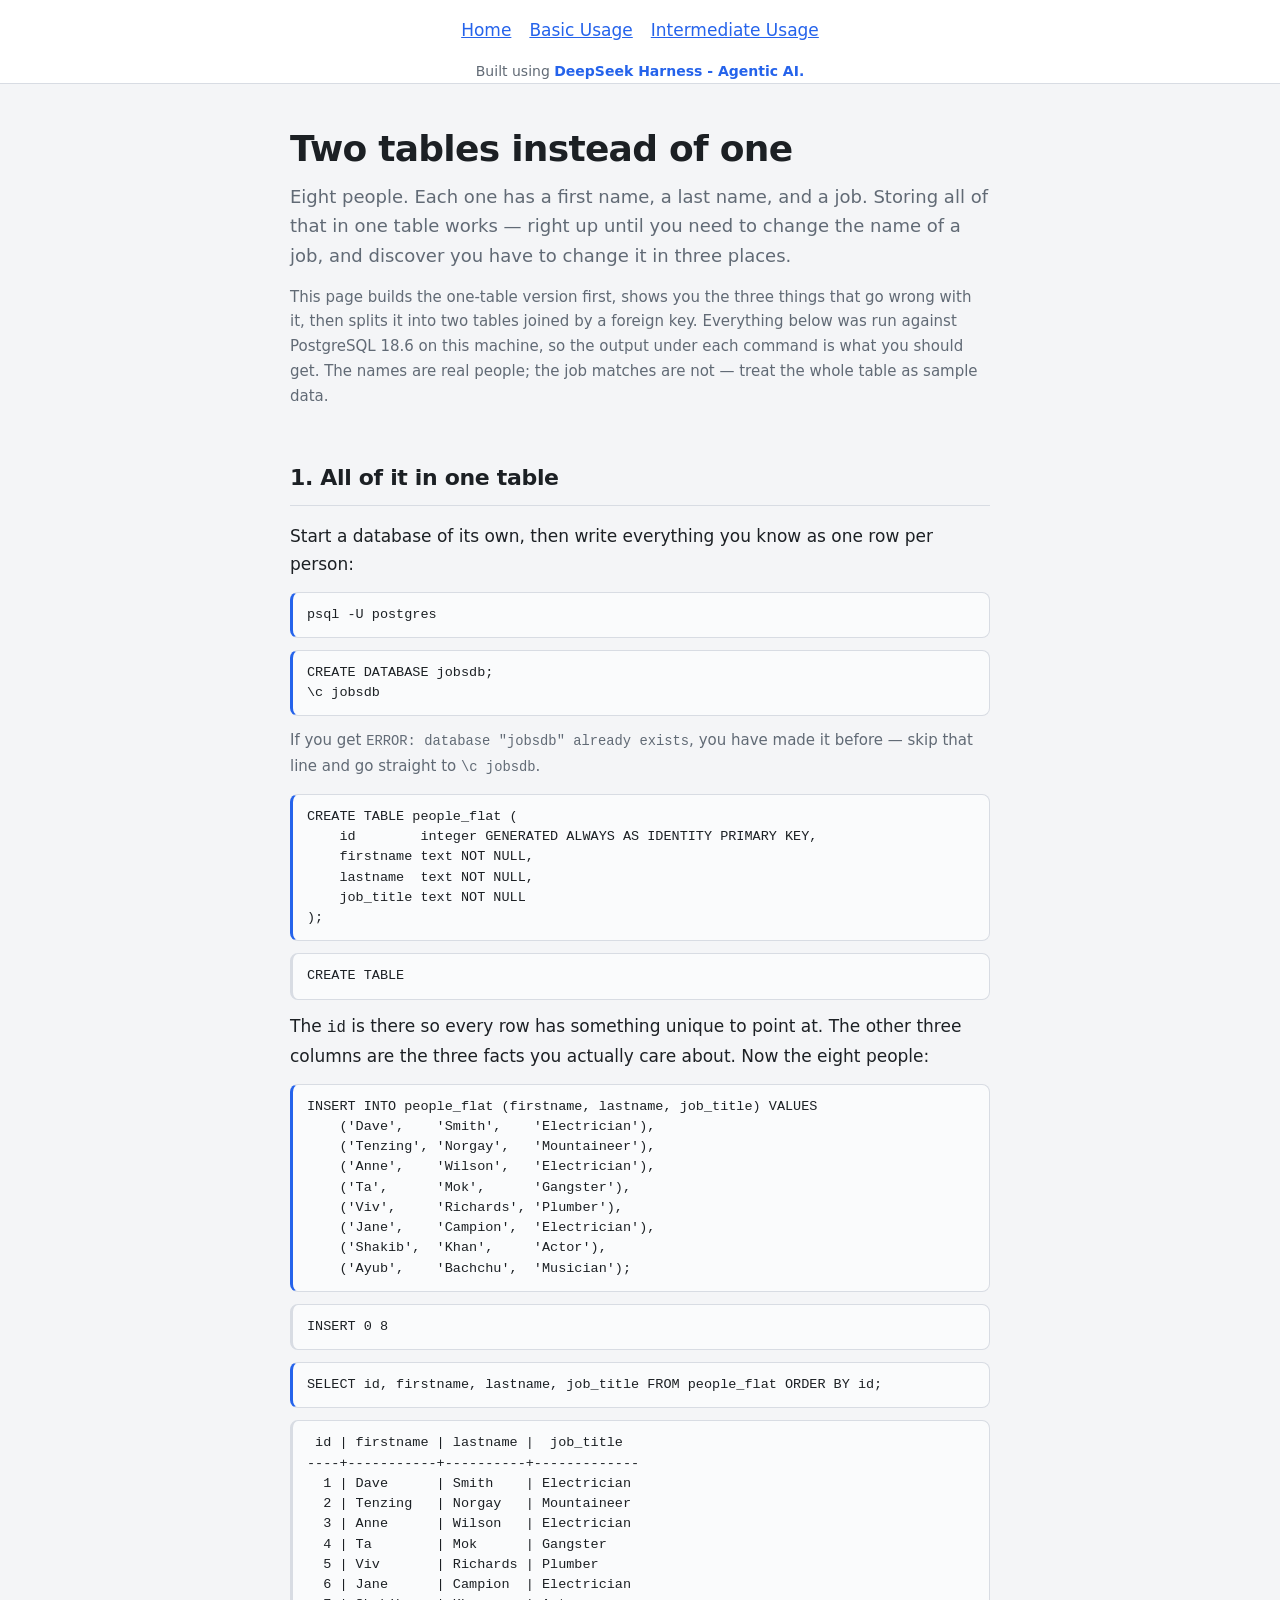
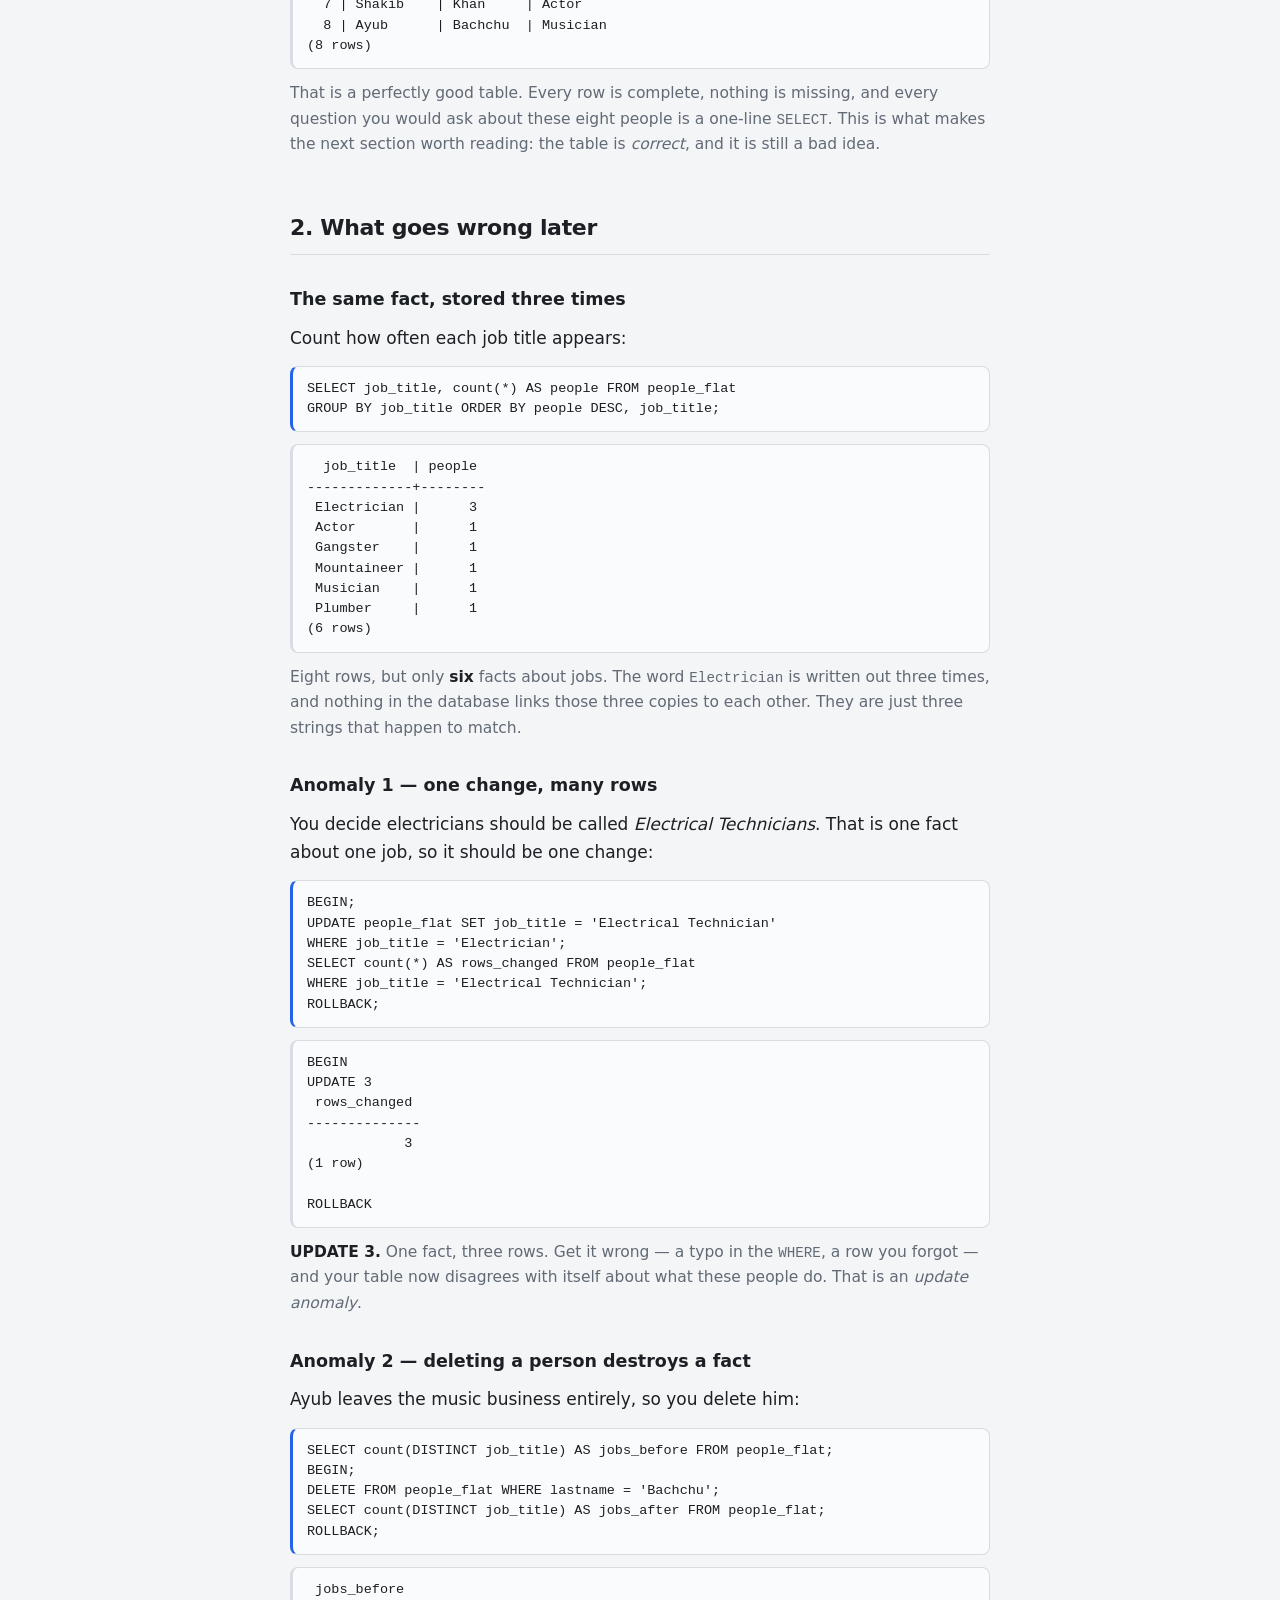
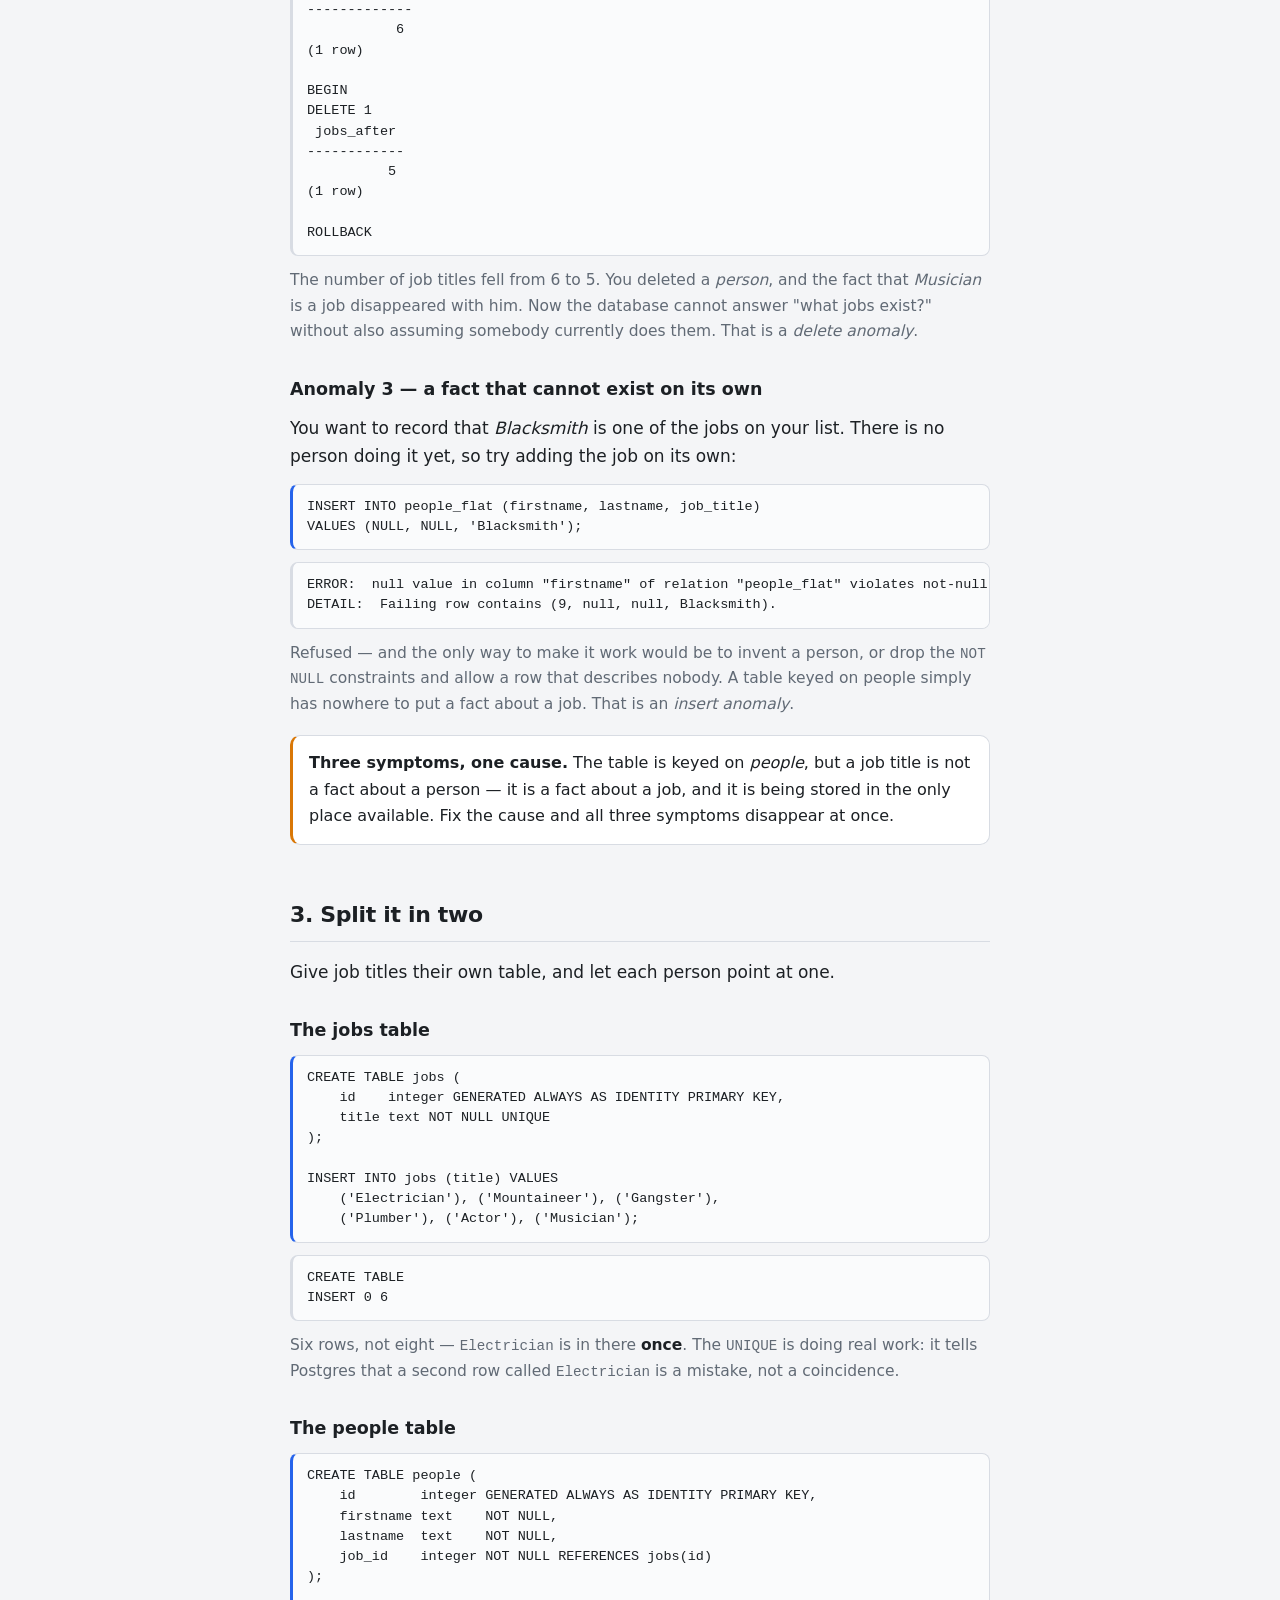
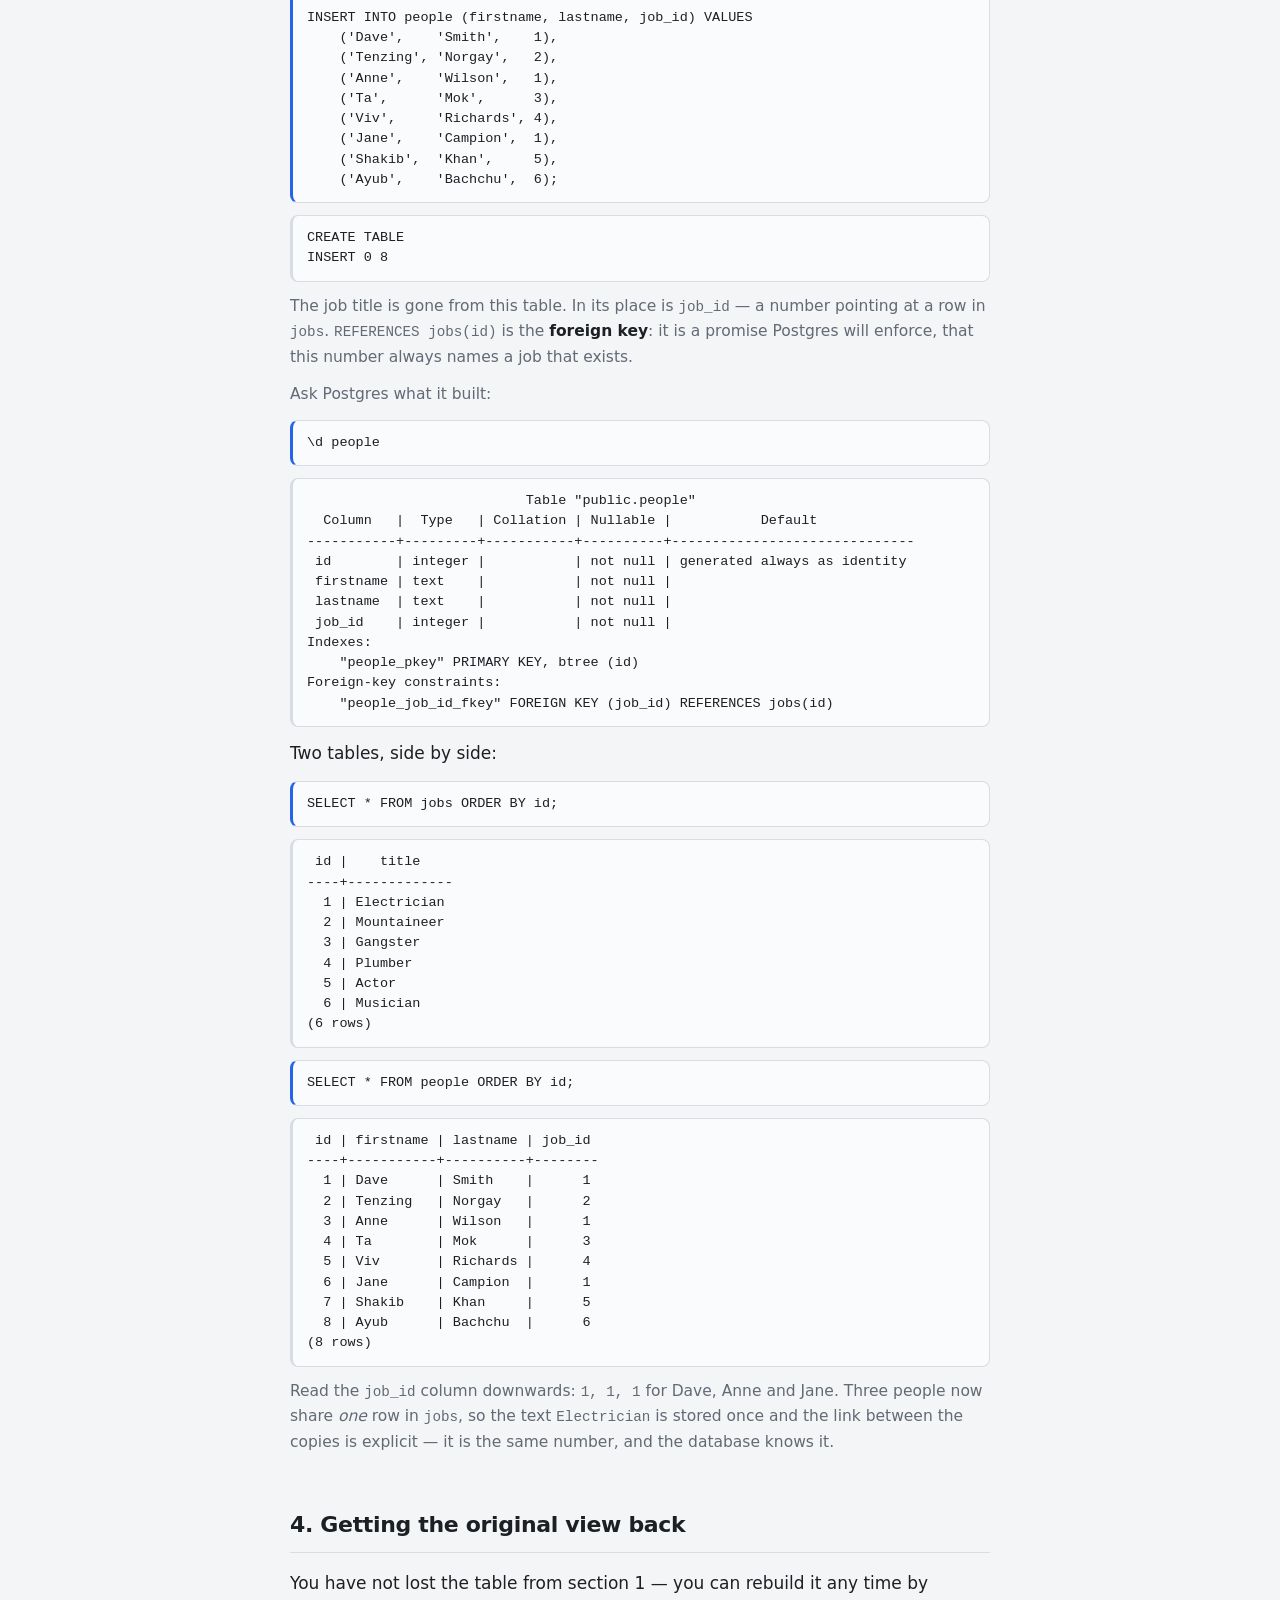
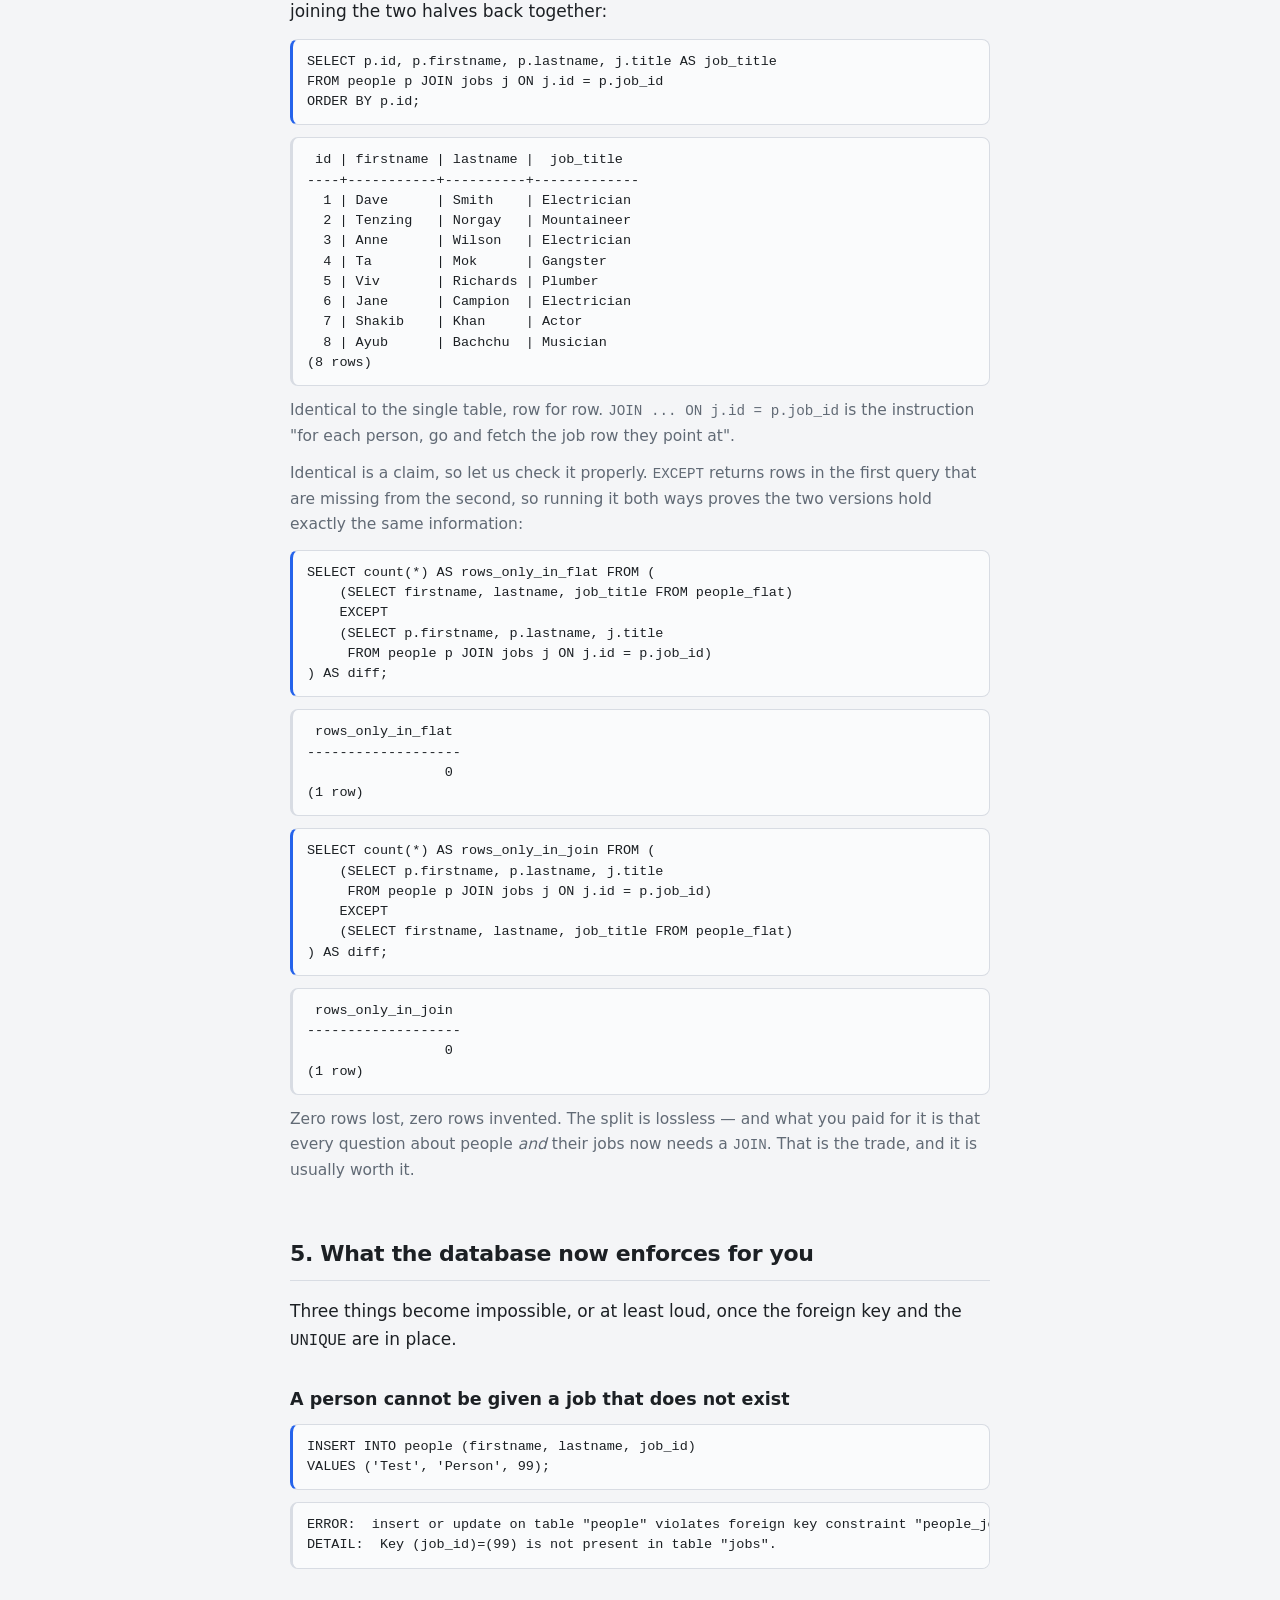
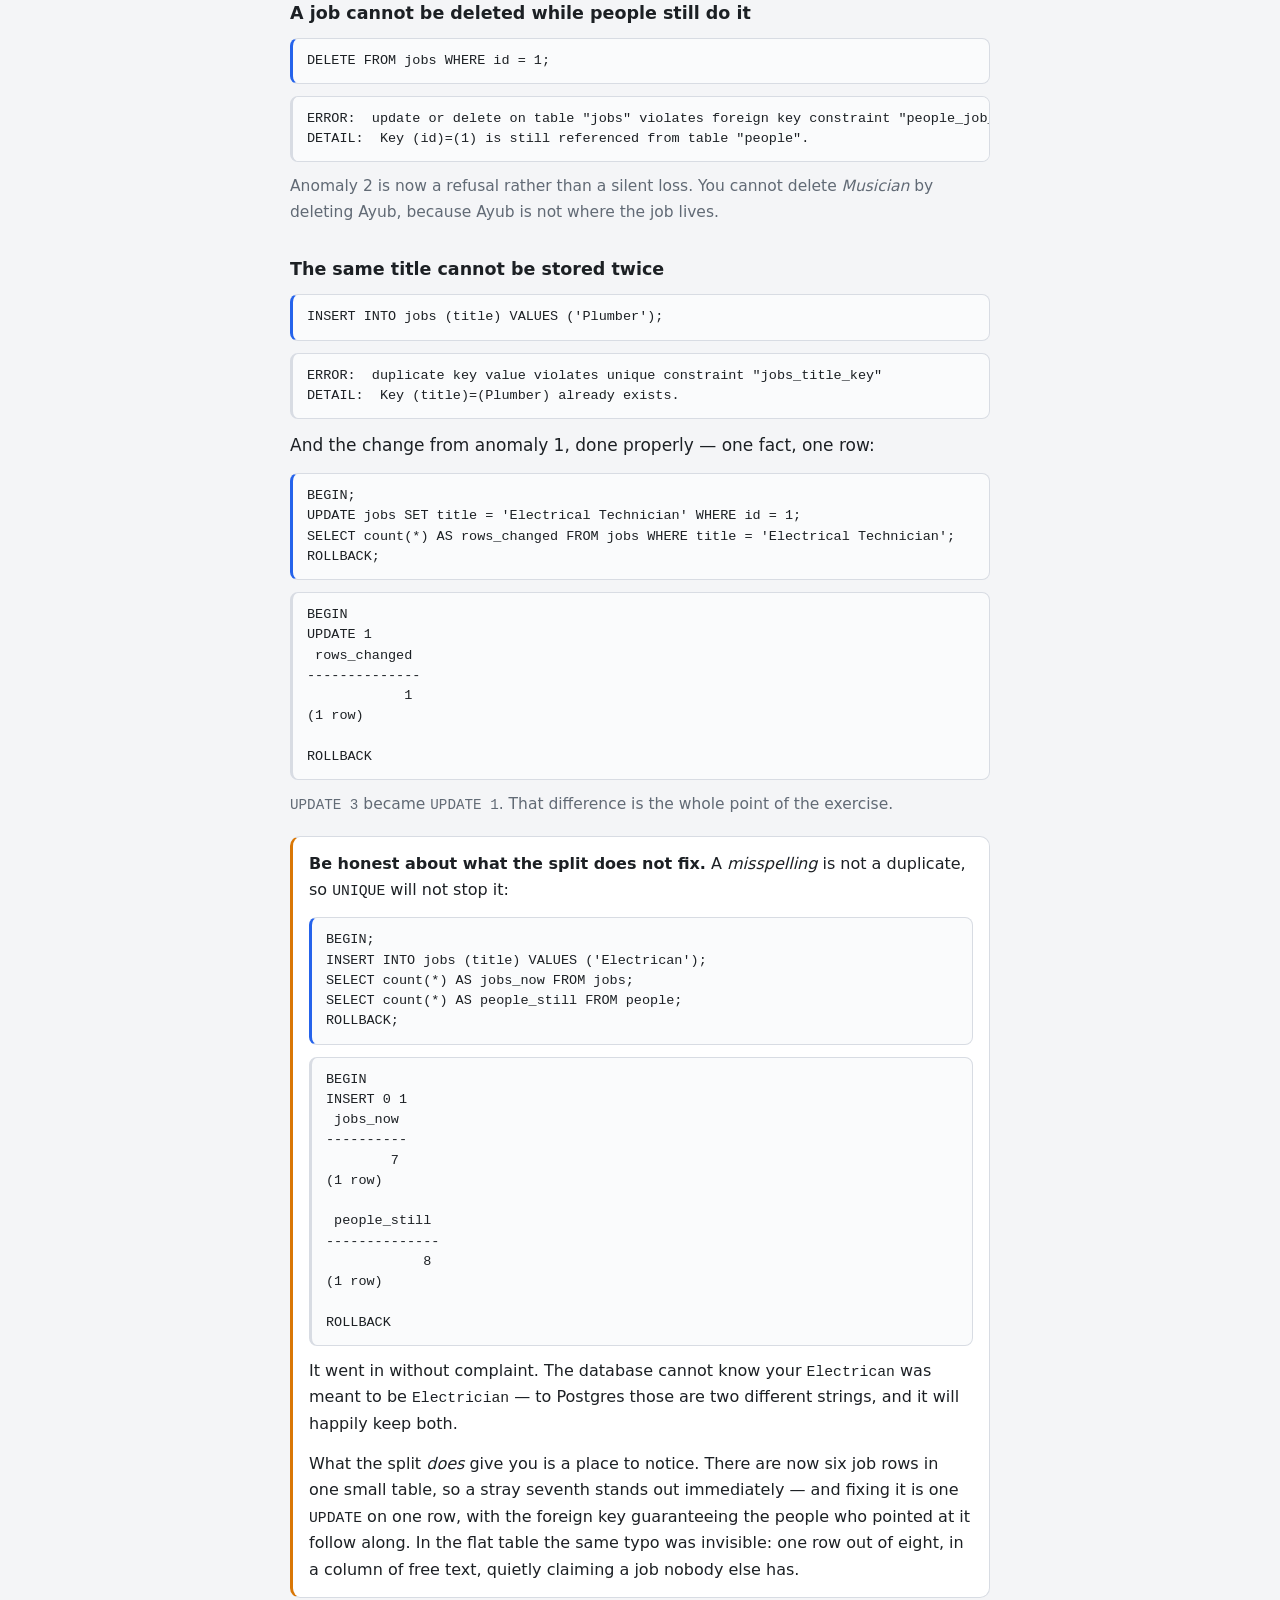
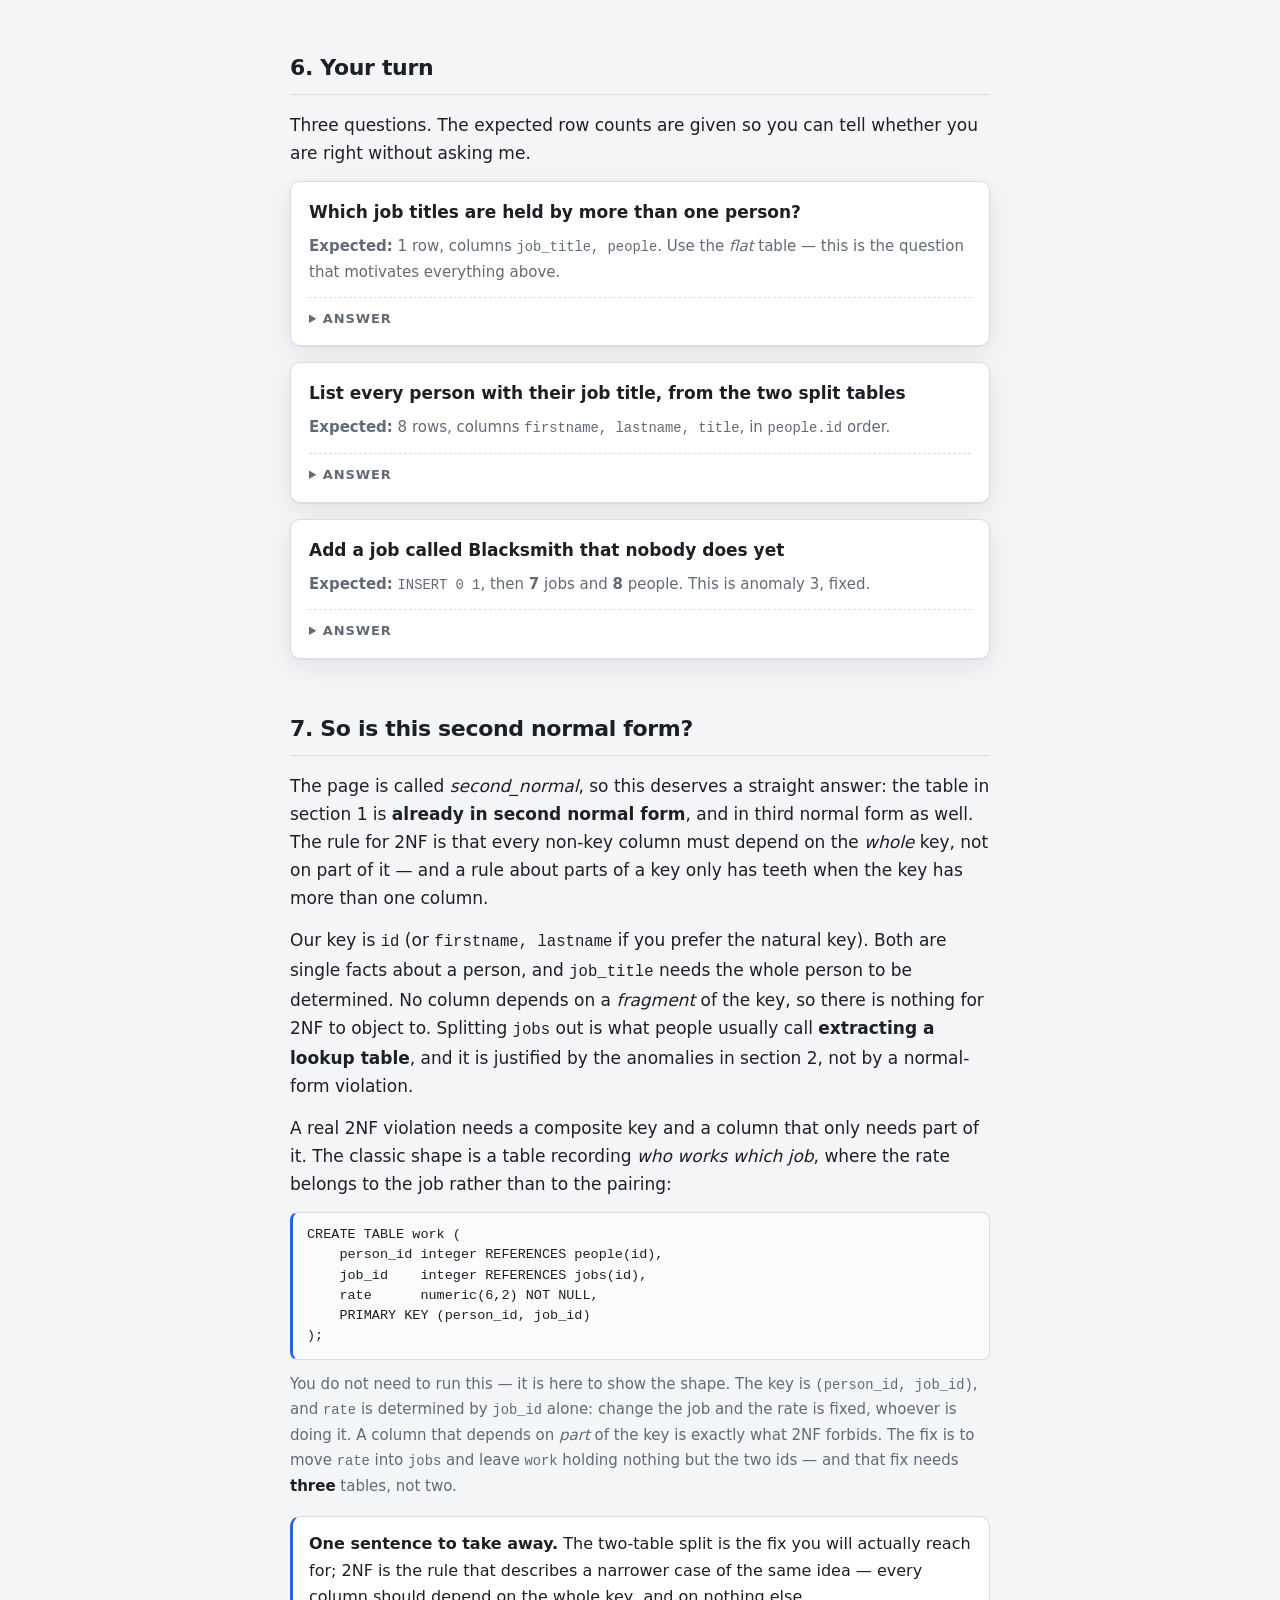
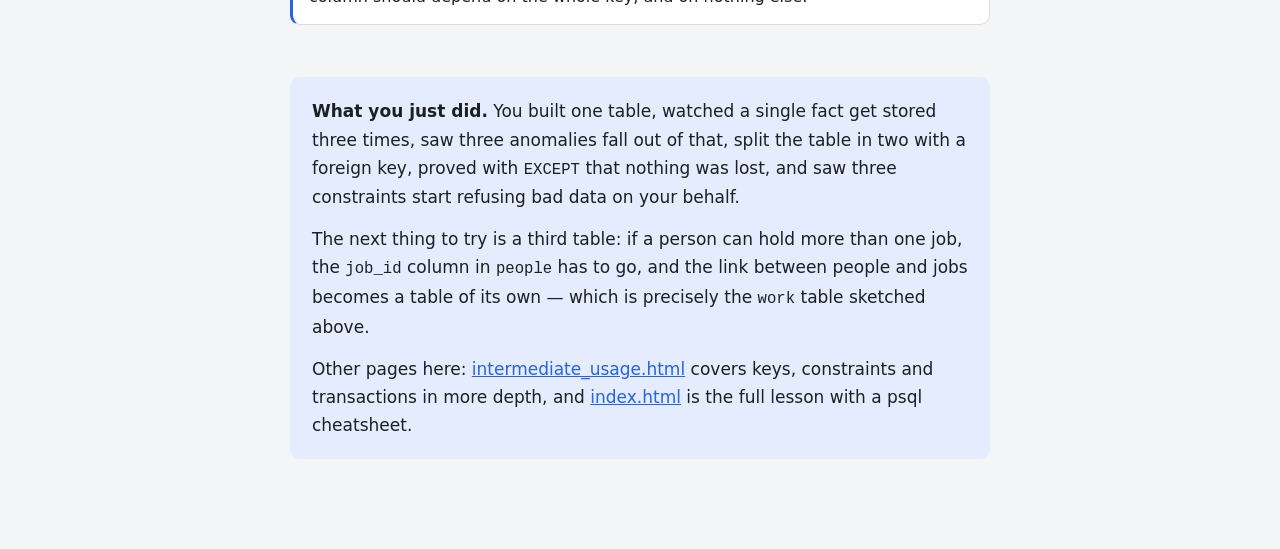
<file: second_normal.html>
<!doctype html>
<html lang="en">
  <head>
    <meta charset="utf-8" />
    <meta name="viewport" content="width=device-width, initial-scale=1" />
    <title>Two tables instead of one — second normal form</title>
    <link rel="stylesheet" href="./rootvars.css" />
    <link rel="stylesheet" href="./menu.css" />
    <style>
      * {
        box-sizing: border-box;
      }

      main {
        max-width: 780px;
        margin: 0 auto;
        padding: 44px clamp(18px, 4vw, 40px) 90px;
      }

      h1 {
        margin: 0 0 12px;
        font-size: clamp(28px, 4.6vw, 36px);
        letter-spacing: -0.02em;
        line-height: 1.15;
      }

      .lede {
        margin: 0 0 14px;
        font-size: 18px;
        color: var(--text-muted);
      }

      h2 {
        margin: 52px 0 16px;
        font-size: 22px;
        letter-spacing: -0.015em;
        padding-bottom: 8px;
        border-bottom: 1px solid var(--border);
      }

      h3 {
        margin: 30px 0 10px;
        font-size: 17.5px;
      }

      p {
        margin: 0 0 14px;
      }

      ul,
      ol {
        margin: 0 0 16px;
        padding-left: 24px;
      }

      li + li {
        margin-top: 7px;
      }

      a {
        color: var(--accent);
      }

      code {
        font-family: ui-monospace, SFMono-Regular, Menlo, Consolas, "Liberation Mono", monospace;
        font-size: 0.92em;
      }

      pre {
        font-family: ui-monospace, SFMono-Regular, Menlo, Consolas, "Liberation Mono", monospace;
        font-size: 13.5px;
        line-height: 1.5;
        background: var(--surface-alt);
        border: 1px solid var(--border);
        border-radius: 8px;
        padding: 12px 14px;
        margin: 0 0 12px;
        overflow-x: auto;
      }

      pre.type {
        border-left: 3px solid var(--accent);
      }

      pre.see {
        border-left: 3px solid var(--border);
      }

      .say {
        margin: 0 0 12px;
        font-size: 15.5px;
        color: var(--text-muted);
      }

      .say strong,
      .small strong {
        color: var(--text);
      }

      .small {
        margin: 0 0 14px;
        font-size: 15px;
        color: var(--text-muted);
      }

      .callout {
        border: 1px solid var(--border);
        border-left: 3px solid var(--accent);
        background: var(--surface);
        border-radius: var(--radius);
        padding: 14px 16px;
        margin: 18px 0;
        font-size: 16px;
      }

      .callout.warn {
        border-left-color: #d97706;
      }

      .callout p:last-child {
        margin-bottom: 0;
      }

      table {
        width: 100%;
        border-collapse: collapse;
        font-size: 16px;
        margin: 0 0 18px;
      }

      th,
      td {
        text-align: left;
        padding: 9px 10px;
        border-bottom: 1px solid var(--border);
        vertical-align: top;
      }

      th {
        font-size: 11.5px;
        text-transform: uppercase;
        letter-spacing: 0.08em;
        color: var(--text-muted);
      }

      td:first-child {
        white-space: nowrap;
      }

      .ex {
        background: var(--surface);
        border: 1px solid var(--border);
        border-radius: var(--radius);
        padding: 16px 18px;
        margin: 0 0 16px;
        box-shadow: var(--shadow);
      }

      .ex h3 {
        margin: 0 0 8px;
        font-size: 17px;
      }

      .ex .shape {
        margin: 0 0 12px;
        font-size: 15px;
        color: var(--text-muted);
      }

      details {
        border-top: 1px dashed var(--border);
        padding-top: 10px;
      }

      summary {
        cursor: pointer;
        font-size: 13px;
        font-weight: 600;
        letter-spacing: 0.07em;
        text-transform: uppercase;
        color: var(--text-muted);
      }

      summary:hover {
        color: var(--accent);
      }

      details[open] summary {
        margin-bottom: 10px;
      }

      .done {
        margin-top: 52px;
        padding: 20px 22px;
        background: var(--accent-soft);
        border-radius: var(--radius);
      }

      .done p:last-child {
        margin-bottom: 0;
      }
    </style>
  </head>

  <body>
    <header class="site-header">
      <p>Built using <strong>DeepSeek Harness - Agentic AI.</strong></p>
      <div class="hero-menu">
        <a href="./index.html">Home</a>
        <a href="./basic_usage.html">Basic Usage</a>
        <a href="./intermediate_usage.html">Intermediate Usage</a>
      </div>
    </header>

    <main>
      <h1>Two tables instead of one</h1>
      <p class="lede">
        Eight people. Each one has a first name, a last name, and a job. Storing all of that in one
        table works — right up until you need to change the name of a job, and discover you have to
        change it in three places.
      </p>
      <p class="small">
        This page builds the one-table version first, shows you the three things that go wrong with
        it, then splits it into two tables joined by a foreign key. Everything below was run against
        PostgreSQL 18.6 on this machine, so the output under each command is what you should get.
        The names are real people; the job matches are not — treat the whole table as sample data.
      </p>

      <h2>1. All of it in one table</h2>

      <p>Start a database of its own, then write everything you know as one row per person:</p>
      <pre class="type">psql -U postgres</pre>
      <pre class="type">CREATE DATABASE jobsdb;
\c jobsdb</pre>
      <p class="small">
        If you get <code>ERROR: database "jobsdb" already exists</code>, you have made it before —
        skip that line and go straight to <code>\c jobsdb</code>.
      </p>

      <pre class="type">CREATE TABLE people_flat (
    id        integer GENERATED ALWAYS AS IDENTITY PRIMARY KEY,
    firstname text NOT NULL,
    lastname  text NOT NULL,
    job_title text NOT NULL
);</pre>
      <pre class="see">CREATE TABLE</pre>

      <p>The <code>id</code> is there so every row has something unique to point at. The other three
        columns are the three facts you actually care about. Now the eight people:</p>

      <pre class="type">INSERT INTO people_flat (firstname, lastname, job_title) VALUES
    ('Dave',    'Smith',    'Electrician'),
    ('Tenzing', 'Norgay',   'Mountaineer'),
    ('Anne',    'Wilson',   'Electrician'),
    ('Ta',      'Mok',      'Gangster'),
    ('Viv',     'Richards', 'Plumber'),
    ('Jane',    'Campion',  'Electrician'),
    ('Shakib',  'Khan',     'Actor'),
    ('Ayub',    'Bachchu',  'Musician');</pre>
      <pre class="see">INSERT 0 8</pre>

      <pre class="type">SELECT id, firstname, lastname, job_title FROM people_flat ORDER BY id;</pre>
      <pre class="see"> id | firstname | lastname |  job_title
----+-----------+----------+-------------
  1 | Dave      | Smith    | Electrician
  2 | Tenzing   | Norgay   | Mountaineer
  3 | Anne      | Wilson   | Electrician
  4 | Ta        | Mok      | Gangster
  5 | Viv       | Richards | Plumber
  6 | Jane      | Campion  | Electrician
  7 | Shakib    | Khan     | Actor
  8 | Ayub      | Bachchu  | Musician
(8 rows)</pre>

      <p class="say">
        That is a perfectly good table. Every row is complete, nothing is missing, and every question
        you would ask about these eight people is a one-line <code>SELECT</code>. This is what makes
        the next section worth reading: the table is <em>correct</em>, and it is still a bad idea.
      </p>

      <h2>2. What goes wrong later</h2>

      <h3>The same fact, stored three times</h3>
      <p>Count how often each job title appears:</p>
      <pre class="type">SELECT job_title, count(*) AS people FROM people_flat
GROUP BY job_title ORDER BY people DESC, job_title;</pre>
      <pre class="see">  job_title  | people
-------------+--------
 Electrician |      3
 Actor       |      1
 Gangster    |      1
 Mountaineer |      1
 Musician    |      1
 Plumber     |      1
(6 rows)</pre>

      <p class="say">
        Eight rows, but only <strong>six</strong> facts about jobs. The word
        <code>Electrician</code> is written out three times, and nothing in the database links those
        three copies to each other. They are just three strings that happen to match.
      </p>

      <h3>Anomaly 1 — one change, many rows</h3>
      <p>You decide electricians should be called <em>Electrical Technicians</em>. That is one fact
        about one job, so it should be one change:</p>
      <pre class="type">BEGIN;
UPDATE people_flat SET job_title = 'Electrical Technician'
WHERE job_title = 'Electrician';
SELECT count(*) AS rows_changed FROM people_flat
WHERE job_title = 'Electrical Technician';
ROLLBACK;</pre>
      <pre class="see">BEGIN
UPDATE 3
 rows_changed
--------------
            3
(1 row)

ROLLBACK</pre>
      <p class="say">
        <strong>UPDATE 3.</strong> One fact, three rows. Get it wrong — a typo in the
        <code>WHERE</code>, a row you forgot — and your table now disagrees with itself about what
        these people do. That is an <em>update anomaly</em>.
      </p>

      <h3>Anomaly 2 — deleting a person destroys a fact</h3>
      <p>Ayub leaves the music business entirely, so you delete him:</p>
      <pre class="type">SELECT count(DISTINCT job_title) AS jobs_before FROM people_flat;
BEGIN;
DELETE FROM people_flat WHERE lastname = 'Bachchu';
SELECT count(DISTINCT job_title) AS jobs_after FROM people_flat;
ROLLBACK;</pre>
      <pre class="see"> jobs_before
-------------
           6
(1 row)

BEGIN
DELETE 1
 jobs_after
------------
          5
(1 row)

ROLLBACK</pre>
      <p class="say">
        The number of job titles fell from 6 to 5. You deleted a <em>person</em>, and the fact that
        <em>Musician</em> is a job disappeared with him. Now the database cannot answer "what jobs
        exist?" without also assuming somebody currently does them. That is a <em>delete anomaly</em>.
      </p>

      <h3>Anomaly 3 — a fact that cannot exist on its own</h3>
      <p>You want to record that <em>Blacksmith</em> is one of the jobs on your list. There is no
        person doing it yet, so try adding the job on its own:</p>
      <pre class="type">INSERT INTO people_flat (firstname, lastname, job_title)
VALUES (NULL, NULL, 'Blacksmith');</pre>
      <pre class="see">ERROR:  null value in column "firstname" of relation "people_flat" violates not-null constraint
DETAIL:  Failing row contains (9, null, null, Blacksmith).</pre>
      <p class="say">
        Refused — and the only way to make it work would be to invent a person, or drop the
        <code>NOT NULL</code> constraints and allow a row that describes nobody. A table keyed on
        people simply has nowhere to put a fact about a job. That is an <em>insert anomaly</em>.
      </p>

      <div class="callout warn">
        <p>
          <strong>Three symptoms, one cause.</strong> The table is keyed on <em>people</em>, but a
          job title is not a fact about a person — it is a fact about a job, and it is being stored
          in the only place available. Fix the cause and all three symptoms disappear at once.
        </p>
      </div>

      <h2>3. Split it in two</h2>

      <p>Give job titles their own table, and let each person point at one.</p>

      <h3>The jobs table</h3>
      <pre class="type">CREATE TABLE jobs (
    id    integer GENERATED ALWAYS AS IDENTITY PRIMARY KEY,
    title text NOT NULL UNIQUE
);

INSERT INTO jobs (title) VALUES
    ('Electrician'), ('Mountaineer'), ('Gangster'),
    ('Plumber'), ('Actor'), ('Musician');</pre>
      <pre class="see">CREATE TABLE
INSERT 0 6</pre>
      <p class="say">
        Six rows, not eight — <code>Electrician</code> is in there <strong>once</strong>. The
        <code>UNIQUE</code> is doing real work: it tells Postgres that a second row called
        <code>Electrician</code> is a mistake, not a coincidence.
      </p>

      <h3>The people table</h3>
      <pre class="type">CREATE TABLE people (
    id        integer GENERATED ALWAYS AS IDENTITY PRIMARY KEY,
    firstname text    NOT NULL,
    lastname  text    NOT NULL,
    job_id    integer NOT NULL REFERENCES jobs(id)
);

INSERT INTO people (firstname, lastname, job_id) VALUES
    ('Dave',    'Smith',    1),
    ('Tenzing', 'Norgay',   2),
    ('Anne',    'Wilson',   1),
    ('Ta',      'Mok',      3),
    ('Viv',     'Richards', 4),
    ('Jane',    'Campion',  1),
    ('Shakib',  'Khan',     5),
    ('Ayub',    'Bachchu',  6);</pre>
      <pre class="see">CREATE TABLE
INSERT 0 8</pre>

      <p class="say">
        The job title is gone from this table. In its place is <code>job_id</code> — a number
        pointing at a row in <code>jobs</code>. <code>REFERENCES jobs(id)</code> is the
        <strong>foreign key</strong>: it is a promise Postgres will enforce, that this number always
        names a job that exists.
      </p>

      <p class="say">Ask Postgres what it built:</p>
      <pre class="type">\d people</pre>
      <pre class="see">                           Table "public.people"
  Column   |  Type   | Collation | Nullable |           Default
-----------+---------+-----------+----------+------------------------------
 id        | integer |           | not null | generated always as identity
 firstname | text    |           | not null |
 lastname  | text    |           | not null |
 job_id    | integer |           | not null |
Indexes:
    "people_pkey" PRIMARY KEY, btree (id)
Foreign-key constraints:
    "people_job_id_fkey" FOREIGN KEY (job_id) REFERENCES jobs(id)</pre>

      <p>Two tables, side by side:</p>
      <pre class="type">SELECT * FROM jobs ORDER BY id;</pre>
      <pre class="see"> id |    title
----+-------------
  1 | Electrician
  2 | Mountaineer
  3 | Gangster
  4 | Plumber
  5 | Actor
  6 | Musician
(6 rows)</pre>

      <pre class="type">SELECT * FROM people ORDER BY id;</pre>
      <pre class="see"> id | firstname | lastname | job_id
----+-----------+----------+--------
  1 | Dave      | Smith    |      1
  2 | Tenzing   | Norgay   |      2
  3 | Anne      | Wilson   |      1
  4 | Ta        | Mok      |      3
  5 | Viv       | Richards |      4
  6 | Jane      | Campion  |      1
  7 | Shakib    | Khan     |      5
  8 | Ayub      | Bachchu  |      6
(8 rows)</pre>

      <p class="say">
        Read the <code>job_id</code> column downwards: <code>1, 1, 1</code> for Dave, Anne and Jane.
        Three people now share <em>one</em> row in <code>jobs</code>, so the text
        <code>Electrician</code> is stored once and the link between the copies is explicit — it is
        the same number, and the database knows it.
      </p>

      <h2>4. Getting the original view back</h2>

      <p>You have not lost the table from section 1 — you can rebuild it any time by joining the two
        halves back together:</p>
      <pre class="type">SELECT p.id, p.firstname, p.lastname, j.title AS job_title
FROM people p JOIN jobs j ON j.id = p.job_id
ORDER BY p.id;</pre>
      <pre class="see"> id | firstname | lastname |  job_title
----+-----------+----------+-------------
  1 | Dave      | Smith    | Electrician
  2 | Tenzing   | Norgay   | Mountaineer
  3 | Anne      | Wilson   | Electrician
  4 | Ta        | Mok      | Gangster
  5 | Viv       | Richards | Plumber
  6 | Jane      | Campion  | Electrician
  7 | Shakib    | Khan     | Actor
  8 | Ayub      | Bachchu  | Musician
(8 rows)</pre>

      <p class="say">
        Identical to the single table, row for row. <code>JOIN ... ON j.id = p.job_id</code> is the
        instruction "for each person, go and fetch the job row they point at".
      </p>

      <p class="say">
        Identical is a claim, so let us check it properly. <code>EXCEPT</code> returns rows in the
        first query that are missing from the second, so running it both ways proves the two versions
        hold exactly the same information:
      </p>
      <pre class="type">SELECT count(*) AS rows_only_in_flat FROM (
    (SELECT firstname, lastname, job_title FROM people_flat)
    EXCEPT
    (SELECT p.firstname, p.lastname, j.title
     FROM people p JOIN jobs j ON j.id = p.job_id)
) AS diff;</pre>
      <pre class="see"> rows_only_in_flat
-------------------
                 0
(1 row)</pre>
      <pre class="type">SELECT count(*) AS rows_only_in_join FROM (
    (SELECT p.firstname, p.lastname, j.title
     FROM people p JOIN jobs j ON j.id = p.job_id)
    EXCEPT
    (SELECT firstname, lastname, job_title FROM people_flat)
) AS diff;</pre>
      <pre class="see"> rows_only_in_join
-------------------
                 0
(1 row)</pre>

      <p class="say">
        Zero rows lost, zero rows invented. The split is lossless — and what you paid for it is that
        every question about people <em>and</em> their jobs now needs a <code>JOIN</code>. That is
        the trade, and it is usually worth it.
      </p>

      <h2>5. What the database now enforces for you</h2>

      <p>Three things become impossible, or at least loud, once the foreign key and the
        <code>UNIQUE</code> are in place.</p>

      <h3>A person cannot be given a job that does not exist</h3>
      <pre class="type">INSERT INTO people (firstname, lastname, job_id)
VALUES ('Test', 'Person', 99);</pre>
      <pre class="see">ERROR:  insert or update on table "people" violates foreign key constraint "people_job_id_fkey"
DETAIL:  Key (job_id)=(99) is not present in table "jobs".</pre>

      <h3>A job cannot be deleted while people still do it</h3>
      <pre class="type">DELETE FROM jobs WHERE id = 1;</pre>
      <pre class="see">ERROR:  update or delete on table "jobs" violates foreign key constraint "people_job_id_fkey" on table "people"
DETAIL:  Key (id)=(1) is still referenced from table "people".</pre>
      <p class="say">
        Anomaly 2 is now a refusal rather than a silent loss. You cannot delete <em>Musician</em> by
        deleting Ayub, because Ayub is not where the job lives.
      </p>

      <h3>The same title cannot be stored twice</h3>
      <pre class="type">INSERT INTO jobs (title) VALUES ('Plumber');</pre>
      <pre class="see">ERROR:  duplicate key value violates unique constraint "jobs_title_key"
DETAIL:  Key (title)=(Plumber) already exists.</pre>

      <p>And the change from anomaly 1, done properly — one fact, one row:</p>
      <pre class="type">BEGIN;
UPDATE jobs SET title = 'Electrical Technician' WHERE id = 1;
SELECT count(*) AS rows_changed FROM jobs WHERE title = 'Electrical Technician';
ROLLBACK;</pre>
      <pre class="see">BEGIN
UPDATE 1
 rows_changed
--------------
            1
(1 row)

ROLLBACK</pre>
      <p class="say">
        <code>UPDATE 3</code> became <code>UPDATE 1</code>. That difference is the whole point of the
        exercise.
      </p>

      <div class="callout warn">
        <p>
          <strong>Be honest about what the split does not fix.</strong> A <em>misspelling</em> is not
          a duplicate, so <code>UNIQUE</code> will not stop it:
        </p>
        <pre class="type">BEGIN;
INSERT INTO jobs (title) VALUES ('Electrican');
SELECT count(*) AS jobs_now FROM jobs;
SELECT count(*) AS people_still FROM people;
ROLLBACK;</pre>
        <pre class="see">BEGIN
INSERT 0 1
 jobs_now
----------
        7
(1 row)

 people_still
--------------
            8
(1 row)

ROLLBACK</pre>
        <p>
          It went in without complaint. The database cannot know your <code>Electrican</code> was
          meant to be <code>Electrician</code> — to Postgres those are two different strings, and it
          will happily keep both.
        </p>
        <p>
          What the split <em>does</em> give you is a place to notice. There are now six job rows in
          one small table, so a stray seventh stands out immediately — and fixing it is one
          <code>UPDATE</code> on one row, with the foreign key guaranteeing the people who pointed at
          it follow along. In the flat table the same typo was invisible: one row out of eight, in a
          column of free text, quietly claiming a job nobody else has.
        </p>
      </div>

      <h2>6. Your turn</h2>

      <p>Three questions. The expected row counts are given so you can tell whether you are right
        without asking me.</p>

      <div class="ex">
        <h3>Which job titles are held by more than one person?</h3>
        <p class="shape">
          <strong>Expected:</strong> 1 row, columns <code>job_title, people</code>. Use the
          <em>flat</em> table — this is the question that motivates everything above.
        </p>
        <details>
          <summary>Answer</summary>
          <pre class="type">SELECT job_title, count(*) AS people FROM people_flat
GROUP BY job_title HAVING count(*) &gt; 1;</pre>
          <pre class="see">  job_title  | people
-------------+--------
 Electrician |      3
(1 row)</pre>
          <p class="small">
            <code>HAVING</code>, not <code>WHERE</code>: the condition is about a group
            (<code>count(*)</code>), and <code>WHERE</code> runs before the groups exist.
          </p>
        </details>
      </div>

      <div class="ex">
        <h3>List every person with their job title, from the two split tables</h3>
        <p class="shape">
          <strong>Expected:</strong> 8 rows, columns <code>firstname, lastname, title</code>, in
          <code>people.id</code> order.
        </p>
        <details>
          <summary>Answer</summary>
          <pre class="type">SELECT p.firstname, p.lastname, j.title
FROM people p JOIN jobs j ON j.id = p.job_id
ORDER BY p.id;</pre>
          <p class="small">
            The output is the eight-row table printed in section 4 — same rows, same order. If you
            got 48 rows, you wrote <code>FROM people, jobs</code> without the
            <code>ON</code>: that is every person matched with every job, which is not what
            <code>JOIN</code> means.
          </p>
        </details>
      </div>

      <div class="ex">
        <h3>Add a job called Blacksmith that nobody does yet</h3>
        <p class="shape">
          <strong>Expected:</strong> <code>INSERT 0 1</code>, then <strong>7</strong> jobs and
          <strong>8</strong> people. This is anomaly 3, fixed.
        </p>
        <details>
          <summary>Answer</summary>
          <pre class="type">INSERT INTO jobs (title) VALUES ('Blacksmith');

SELECT count(*) AS jobs  FROM jobs;
SELECT count(*) AS people FROM people;</pre>
          <pre class="see">INSERT 0 1
 jobs
------
    7
(1 row)

 people
--------
      8
(1 row)</pre>
          <p class="small">
            One new job row, and not a single person added — the fact now has somewhere to live on
            its own. Note this changes your table: from here on there are 7 jobs, not 6. If you want
            the starting state back, re-run <code>psql -U postgres -f second_normal.sql</code>.
          </p>
        </details>
      </div>

      <h2>7. So is this second normal form?</h2>

      <p>
        The page is called <em>second_normal</em>, so this deserves a straight answer: the table in
        section 1 is <strong>already in second normal form</strong>, and in third normal form as
        well. The rule for 2NF is that every non-key column must depend on the
        <em>whole</em> key, not on part of it — and a rule about parts of a key only has teeth when
        the key has more than one column.
      </p>

      <p>
        Our key is <code>id</code> (or <code>firstname, lastname</code> if you prefer the natural
        key). Both are single facts about a person, and <code>job_title</code> needs the whole person
        to be determined. No column depends on a <em>fragment</em> of the key, so there is nothing
        for 2NF to object to. Splitting <code>jobs</code> out is what people usually call
        <strong>extracting a lookup table</strong>, and it is justified by the anomalies in section 2,
        not by a normal-form violation.
      </p>

      <p>A real 2NF violation needs a composite key and a column that only needs part of it.
        The classic shape is a table recording <em>who works which job</em>, where the rate belongs
        to the job rather than to the pairing:</p>

      <pre class="type">CREATE TABLE work (
    person_id integer REFERENCES people(id),
    job_id    integer REFERENCES jobs(id),
    rate      numeric(6,2) NOT NULL,
    PRIMARY KEY (person_id, job_id)
);</pre>

      <p class="small">
        You do not need to run this — it is here to show the shape. The key is
        <code>(person_id, job_id)</code>, and <code>rate</code> is determined by
        <code>job_id</code> alone: change the job and the rate is fixed, whoever is doing it.
        A column that depends on <em>part</em> of the key is exactly what 2NF forbids. The fix is to
        move <code>rate</code> into <code>jobs</code> and leave <code>work</code> holding nothing but
        the two ids — and that fix needs <strong>three</strong> tables, not two.
      </p>

      <div class="callout">
        <p>
          <strong>One sentence to take away.</strong> The two-table split is the fix you will
          actually reach for; 2NF is the rule that describes a narrower case of the same idea —
          every column should depend on the whole key, and on nothing else.
        </p>
      </div>

      <div class="done">
        <p>
          <strong>What you just did.</strong> You built one table, watched a single fact get stored
          three times, saw three anomalies fall out of that, split the table in two with a foreign
          key, proved with <code>EXCEPT</code> that nothing was lost, and saw three constraints start
          refusing bad data on your behalf.
        </p>
        <p>
          The next thing to try is a third table: if a person can hold more than one job, the
          <code>job_id</code> column in <code>people</code> has to go, and the link between people and
          jobs becomes a table of its own — which is precisely the <code>work</code> table sketched
          above.
        </p>
        <p>
          Other pages here: <a href="./intermediate_usage.html">intermediate_usage.html</a> covers
          keys, constraints and transactions in more depth, and
          <a href="./index.html">index.html</a> is the full lesson with a psql cheatsheet.
        </p>
      </div>
    </main>
  </body>
</html>
</file>
<file: rootvars.css>
:root {
  --bg: #f4f5f7;
  --surface: #ffffff;
  --surface-alt: #fafbfc;
  --rail-bg: #eceef2;
  --border: #d8dce3;
  --text: #1c2024;
  --text-muted: #616a75;
  --accent: #2563eb;
  --accent-soft: #e4ecfe;
  --shadow: 0 1px 2px rgba(16, 24, 40, 0.06), 0 8px 24px rgba(16, 24, 40, 0.08);
  --header-height: 40px;
  --rail-width: 178px;
  /* panel is never narrower than half the viewport, and never under 340px */
  --panel-width: max(50vw, 340px);
  --radius: 10px;
}

@media (prefers-color-scheme: dark) {
  :root {
    --bg: #14171c;
    --surface: #1b1f26;
    --surface-alt: #1f242c;
    --rail-bg: #171b21;
    --border: #2c333d;
    --text: #e8ebef;
    --text-muted: #9aa4b2;
    --accent: #6b9bff;
    --accent-soft: #1e2a44;
    --shadow: 0 1px 2px rgba(0, 0, 0, 0.4), 0 8px 24px rgba(0, 0, 0, 0.35);
  }
}
</file>
<file: styles.css>
* {
  box-sizing: border-box;
}

html,
body {
  height: 100%;
}

body {
  margin: 0;
  display: flex;
  flex-direction: column;
  overflow: hidden;
  /* the header stays put; .main scrolls instead */
  background: var(--bg);
  color: var(--text);
  font:
    15px/1.55 system-ui,
    -apple-system,
    "Segoe UI",
    Roboto,
    Helvetica,
    Arial,
    sans-serif;
  -webkit-font-smoothing: antialiased;
}

/* ---------- site header ---------- */

/* ---------- app shell ---------- */

.app {
  flex: 1 1 auto;
  min-height: 0;
  display: flex;
  width: 100%;
  overflow: hidden;
}

.main {
  flex: 1 1 auto;
  min-width: 0;
  overflow: auto;
  padding: 40px clamp(20px, 4vw, 56px);
}

.main h1 {
  margin: 0 0 6px;
  font-size: clamp(22px, 2.4vw, 30px);
  letter-spacing: -0.02em;
}

.main .lede {
  margin: 0 0 28px;
  color: var(--text-muted);
  max-width: 62ch;
}

.hint-card {
  background: var(--surface);
  border: 1px solid var(--border);
  border-radius: var(--radius);
  padding: 18px 20px;
  max-width: 62ch;
  box-shadow: var(--shadow);
}

.hint-card h2 {
  margin: 0 0 8px;
  font-size: 15px;
  text-transform: uppercase;
  letter-spacing: 0.06em;
  color: var(--text-muted);
}

.hint-card ul {
  margin: 0;
  padding-left: 20px;
  color: var(--text-muted);
}

.hint-card li + li {
  margin-top: 4px;
}

.hint-card kbd {
  font: inherit;
  font-size: 12.5px;
  padding: 1px 6px;
  border: 1px solid var(--border);
  border-bottom-width: 2px;
  border-radius: 5px;
  background: var(--surface-alt);
  color: var(--text);
}

/* ---------- left-hand tab region ---------- */

.tab-region {
  flex: 0 0 auto;
  display: flex;
  height: 100%;
  min-height: 0;
}

/* the vertical tab rail, hard against the window's left edge */
.tablist {
  flex: 0 0 var(--rail-width);
  width: var(--rail-width);
  height: 100%;
  overflow-y: auto;
  background: var(--rail-bg);
  border-right: 1px solid var(--border);
  padding: 14px 12px;
  display: flex;
  flex-direction: column;
  gap: 4px;
}

.tablist-label {
  font-size: 11.5px;
  text-transform: uppercase;
  letter-spacing: 0.09em;
  color: var(--text-muted);
  padding: 4px 10px 10px;
}

.tab {
  position: relative;
  display: flex;
  align-items: center;
  gap: 10px;
  width: 100%;
  padding: 10px 12px;
  border: 0;
  border-radius: 8px;
  background: transparent;
  color: var(--text);
  font: inherit;
  font-size: 14.5px;
  text-align: left;
  cursor: pointer;
  transition:
    background-color 0.15s ease,
    color 0.15s ease;
}

.tab:hover {
  background: rgba(127, 140, 160, 0.14);
}

.tab:focus-visible {
  outline: 2px solid var(--accent);
  outline-offset: 2px;
}

.tab .icon {
  flex: 0 0 auto;
  width: 18px;
  height: 18px;
  color: var(--text-muted);
  transition: color 0.15s ease;
}

.tab .label {
  flex: 1 1 auto;
  min-width: 0;
  overflow: hidden;
  text-overflow: ellipsis;
  white-space: nowrap;
}

.tab[aria-selected="true"] {
  background: var(--accent-soft);
  color: var(--accent);
  font-weight: 600;
}

.tab[aria-selected="true"] .icon {
  color: var(--accent);
}

/* accent bar on the window-edge side of the selected tab */
.tab[aria-selected="true"]::after {
  content: "";
  position: absolute;
  inset-block: 8px;
  left: 0;
  width: 3px;
  border-radius: 0 3px 3px 0;
  background: var(--accent);
}

.rail-footer {
  margin-top: auto;
  padding: 10px;
  font-size: 12px;
  color: var(--text-muted);
}

/* sliding content panel (right of the rail) */
.panel {
  width: var(--panel-width);
  flex: 0 0 auto;
  overflow: hidden;
  background: var(--surface);
  transition:
    width 0.24s ease,
    opacity 0.18s ease;
}

.panel.is-collapsed {
  width: 0;
  opacity: 0;
  pointer-events: none;
}

.panel-inner {
  width: var(--panel-width);
  height: 100%;
  overflow-y: auto;
  padding: 22px 20px 32px;
}

.panel-inner h2 {
  margin: 0 0 4px;
  font-size: 17px;
  letter-spacing: -0.01em;
}

.panel-inner p {
  color: var(--text-muted);
  margin: 0 0 16px;
}

.panel-inner .meta {
  font-size: 12.5px;
  text-transform: uppercase;
  letter-spacing: 0.07em;
  color: var(--text-muted);
  margin-bottom: 18px;
}

.placeholder-block {
  background: var(--surface-alt);
  border: 1px dashed var(--border);
  border-radius: var(--radius);
  padding: 14px 16px;
  color: var(--text-muted);
  font-size: 14px;
}

/* ---------- narrow screens: rail shrinks to icons, panel overlays ---------- */

@media (max-width: 900px) {
  :root {
    --panel-width: 100%;
  }

  .tablist {
    flex-basis: 60px;
    width: 60px;
    padding: 12px 8px;
    align-items: center;
  }

  .tablist-label,
  .tab .label,
  .rail-footer {
    display: none;
  }

  .tab {
    justify-content: center;
    padding: 11px 0;
  }

  .panel-inner {
    width: 100%;
  }

  .panel {
    position: fixed;
    top: var(--header-height);
    /* never covers the header */
    bottom: 0;
    left: 60px;
    right: 0;
    width: auto;
    z-index: 5;
    box-shadow: var(--shadow);
  }
}

@media (prefers-reduced-motion: reduce) {
  .panel,
  .tab {
    transition: none;
  }
}
</file>
<file: lesson.css>
/* ============================================================
   lesson.css — additions for the basic_psql lesson page.
   Loaded after styles.css, so it may override the shell rules.
   ============================================================ */

/* The original page parked the panel in a fixed column beside .main.
   A lesson needs the whole row, so the panel takes the remaining width. */
.tab-region {
  flex: 1 1 auto;
  min-width: 0;
}

.panel {
  flex: 1 1 auto;
  width: auto;
  min-width: 0;
}

.panel.is-collapsed {
  flex: 0 0 0;
  width: 0;
}

.panel-inner {
  width: 100%;
  padding: 28px clamp(20px, 3vw, 44px) 72px;
}

/* Keep the scroll container full width, but hold the prose to a readable
   measure: the scrollbar sits at the window edge, the text stays centred. */
.panel-inner > section {
  max-width: 900px;
  margin: 0 auto;
}

/* Lesson prose is body text, not muted captions. */
.panel-inner p {
  color: var(--text);
}

.panel-inner .meta {
  margin-bottom: 14px;
}

.lesson-lede {
  font-size: 16px;
  color: var(--text-muted);
  max-width: 70ch;
}

.panel-inner h3 {
  margin: 30px 0 8px;
  font-size: 13px;
  text-transform: uppercase;
  letter-spacing: 0.07em;
  color: var(--text-muted);
}

.panel-inner h4 {
  margin: 20px 0 6px;
  font-size: 15.5px;
  letter-spacing: -0.01em;
}

.panel-inner ul,
.panel-inner ol {
  margin: 0 0 16px;
  padding-left: 22px;
}

.panel-inner li + li {
  margin-top: 6px;
}

.panel-inner code {
  font-family: ui-monospace, SFMono-Regular, Menlo, Consolas, 'Liberation Mono', monospace;
  font-size: 0.91em;
  background: var(--surface-alt);
  border: 1px solid var(--border);
  border-radius: 5px;
  padding: 1px 5px;
  color: var(--text);
}

/* ---------- code + psql output blocks ---------- */

pre {
  font-family: ui-monospace, SFMono-Regular, Menlo, Consolas, 'Liberation Mono', monospace;
  font-size: 13px;
  line-height: 1.5;
  background: var(--surface-alt);
  border: 1px solid var(--border);
  border-radius: var(--radius);
  padding: 12px 14px;
  margin: 10px 0 14px;
  overflow-x: auto;
  color: var(--text);
  tab-size: 4;
}

pre code {
  background: none;
  border: 0;
  padding: 0;
  font-size: inherit;
}

pre.sql {
  border-left: 3px solid var(--accent);
}

pre.out {
  border-left: 3px solid var(--border);
}

pre.sql::before,
pre.out::before {
  display: block;
  margin-bottom: 7px;
  font-size: 10.5px;
  font-weight: 600;
  letter-spacing: 0.1em;
  text-transform: uppercase;
  color: var(--text-muted);
}

pre.sql::before {
  content: 'psql';
}

pre.out::before {
  content: 'output';
}

pre.out.is-error {
  border-left-color: #d9534f;
}

pre.out.is-error::before {
  content: 'error';
  color: #d9534f;
}

/* ---------- numbered step list (the worked example) ---------- */

ol.steps {
  list-style: none;
  padding-left: 0;
  counter-reset: step;
  margin: 0;
}

ol.steps > li {
  position: relative;
  padding-left: 40px;
  margin-top: 30px;
}

ol.steps > li:first-child {
  margin-top: 18px;
}

ol.steps > li::before {
  counter-increment: step;
  content: counter(step);
  position: absolute;
  left: 0;
  top: 0;
  width: 26px;
  height: 26px;
  border-radius: 50%;
  background: var(--accent-soft);
  color: var(--accent);
  font-size: 13px;
  font-weight: 600;
  display: flex;
  align-items: center;
  justify-content: center;
}

ol.steps > li > h4 {
  margin: 3px 0 6px;
}

ol.steps > li > p {
  margin: 0 0 8px;
}

/* ---------- objectives ---------- */

ol.objectives > li {
  margin-top: 10px;
}

/* ---------- callouts ---------- */

.callout {
  border: 1px solid var(--border);
  border-left: 3px solid var(--accent);
  background: var(--surface-alt);
  border-radius: var(--radius);
  padding: 14px 16px;
  margin: 18px 0;
  font-size: 14.5px;
}

.callout p {
  margin: 0;
}

.callout p + p {
  margin-top: 8px;
}

.callout.warn {
  border-left-color: #d97706;
}

.callout.tip {
  border-left-color: #16a34a;
}

/* ---------- exercise / trap cards ---------- */

.card {
  border: 1px solid var(--border);
  border-radius: var(--radius);
  background: var(--surface-alt);
  padding: 16px 18px;
  margin: 20px 0;
}

.card > h3 {
  margin-top: 0;
  font-size: 16px;
  text-transform: none;
  letter-spacing: -0.01em;
  color: var(--text);
}

.card > p:first-of-type {
  margin-top: 6px;
}

.expected {
  border-left: 3px solid var(--accent);
  background: var(--surface);
  border-radius: 0 8px 8px 0;
  padding: 8px 12px;
  margin: 14px 0;
  font-size: 14px;
}

/* ---------- hint ladders ---------- */

details.hints {
  margin-top: 12px;
  border: 1px dashed var(--border);
  border-radius: var(--radius);
  background: var(--surface);
  padding: 10px 14px;
}

details.hints summary {
  cursor: pointer;
  font-size: 12px;
  font-weight: 600;
  letter-spacing: 0.08em;
  text-transform: uppercase;
  color: var(--text-muted);
}

details.hints summary:hover {
  color: var(--accent);
}

details.hints[open] summary {
  margin-bottom: 10px;
}

details.hints ol {
  margin: 0;
  padding-left: 20px;
}

details.hints li {
  font-size: 14px;
}

details.hints li + li {
  margin-top: 9px;
}

details.hints .step-name {
  font-weight: 600;
  color: var(--text);
}

/* ---------- meta-command table ---------- */

table.meta-table {
  width: 100%;
  border-collapse: collapse;
  margin: 12px 0 18px;
  font-size: 14px;
}

table.meta-table th,
table.meta-table td {
  text-align: left;
  padding: 8px 10px;
  border-bottom: 1px solid var(--border);
  vertical-align: top;
}

table.meta-table th {
  font-size: 11.5px;
  text-transform: uppercase;
  letter-spacing: 0.07em;
  color: var(--text-muted);
}

table.meta-table td:first-child {
  white-space: nowrap;
}

/* ---------- links ---------- */

a {
  color: var(--accent);
}

/* ---------- cheatsheet ---------- */

table.sheet {
  font-size: 13.5px;
}

table.sheet td:first-child {
  white-space: normal;
}

table.sheet td:first-child code {
  white-space: nowrap;
}

table.sheet td:last-child {
  color: var(--text-muted);
}

.sheet-lede {
  font-size: 14px;
  color: var(--text-muted);
  margin-bottom: 18px;
}

/* ---------- checklist ---------- */

ul.checklist {
  list-style: none;
  padding-left: 0;
}

ul.checklist > li {
  position: relative;
  padding-left: 26px;
}

ul.checklist > li::before {
  content: '\25A1';
  position: absolute;
  left: 2px;
  color: var(--text-muted);
}
</file>
<file: menu.css>
body {
  margin: 0;
  background: var(--bg);
  color: var(--text);
  font:
    17px/1.65 system-ui,
    -apple-system,
    "Segoe UI",
    Roboto,
    Helvetica,
    Arial,
    sans-serif;
  -webkit-font-smoothing: antialiased;
}

.hero-menu {
  display: flex;
  justify-content: center;
  gap: 18px;
  list-style: none;
  align-items: center;
  margin: 0;
  padding: 1rem 0;
}
.site-header {
  display: flex;
  flex-direction: column-reverse;
  align-items: center;
  padding: 0 clamp(18px, 4vw, 40px);
  background: var(--surface);
  border-bottom: 1px solid var(--border);
}

.site-header p {
  margin: 0;
  font-size: 14px;
  color: var(--text-muted);
}

.site-header strong {
  color: var(--accent);
  font-weight: 600;
}
</file>
